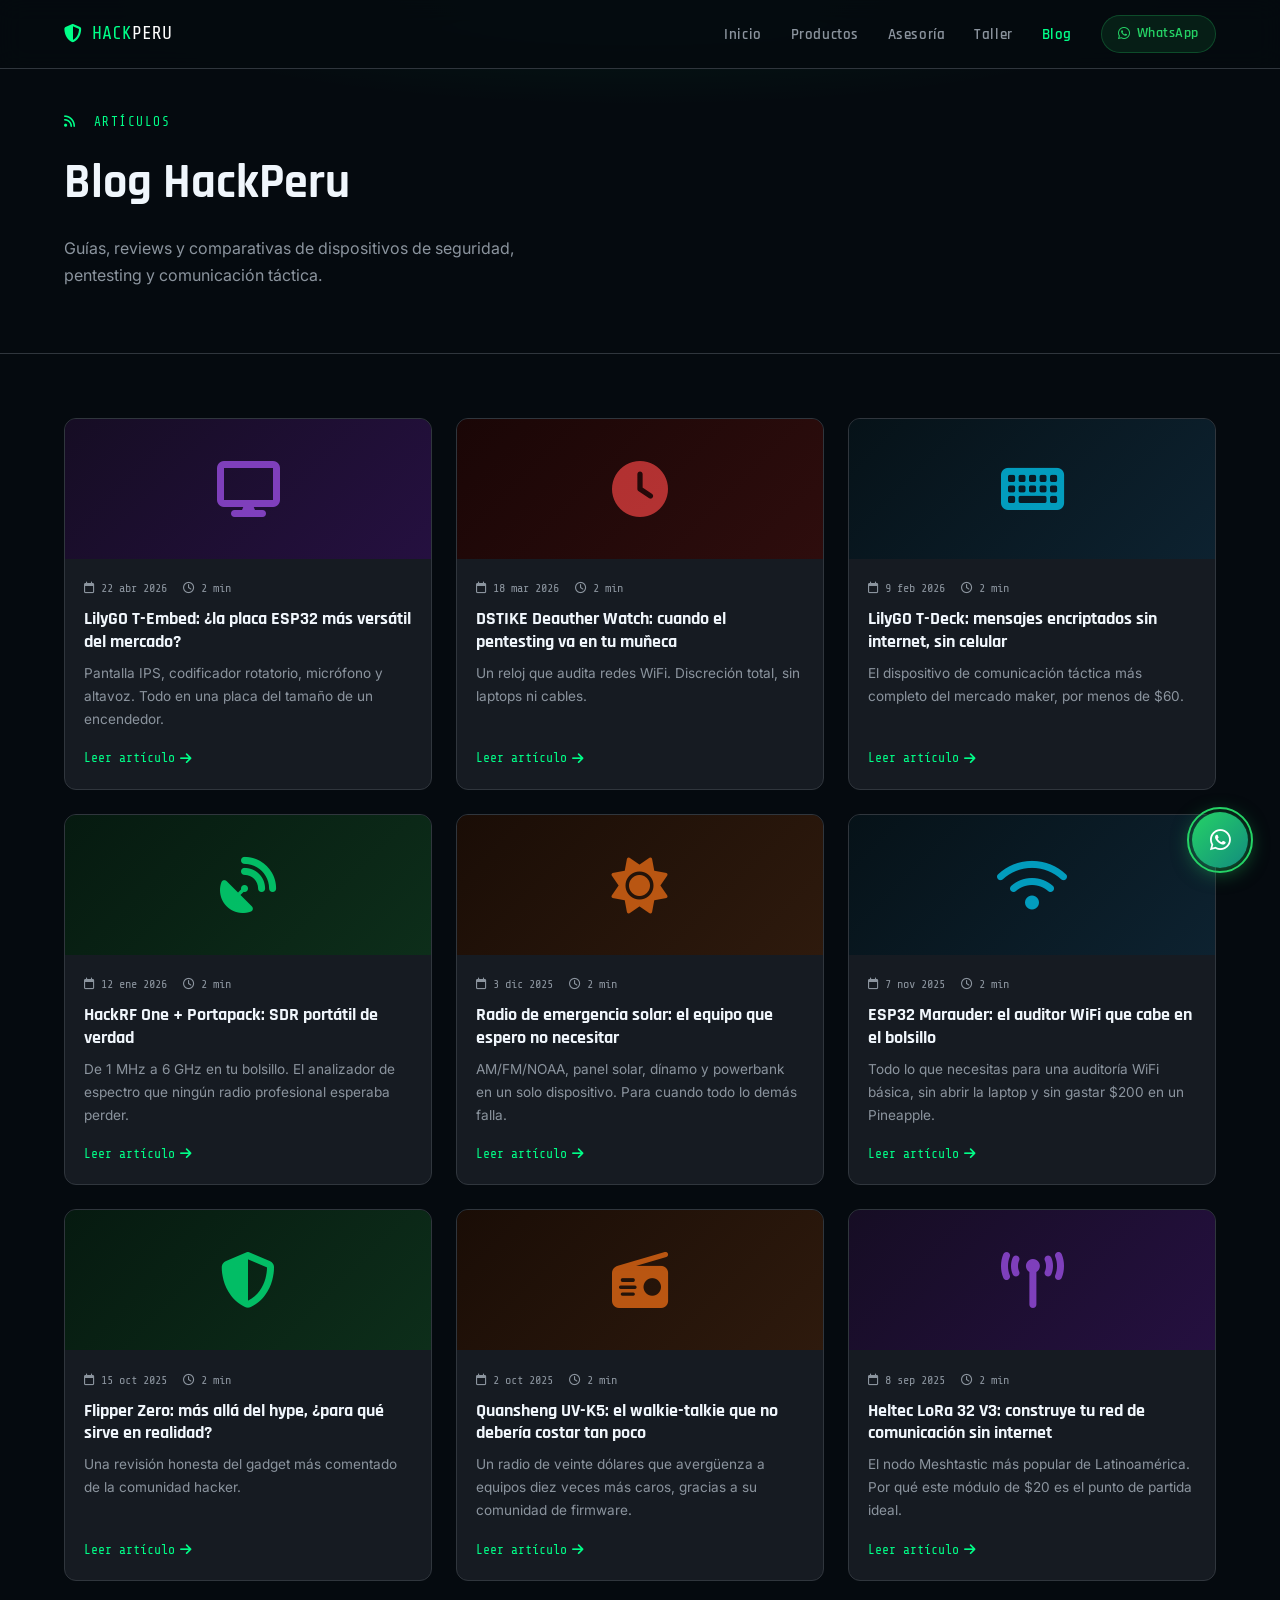
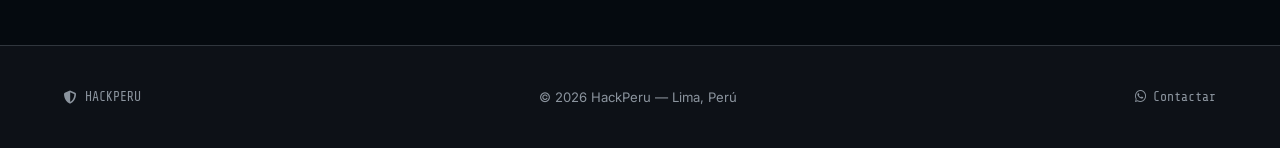
<file: blog/index.html>
<!DOCTYPE html>
<html lang="es">
<head>
  <meta charset="UTF-8" />
  <meta name="viewport" content="width=device-width, initial-scale=1.0" />
  <title>Blog — HackPeru | Seguridad & Tecnología</title>
  <meta name="description" content="Artículos sobre dispositivos de seguridad, pentesting, LoRa y tecnología táctica." />
  <link rel="preconnect" href="https://fonts.googleapis.com" />
  <link rel="preconnect" href="https://fonts.gstatic.com" crossorigin />
  <link href="https://fonts.googleapis.com/css2?family=Share+Tech+Mono&family=Rajdhani:wght@400;600;700&family=Inter:wght@300;400;600&display=swap" rel="stylesheet" />
  <link rel="stylesheet" href="https://cdnjs.cloudflare.com/ajax/libs/font-awesome/6.5.0/css/all.min.css" />
  <link rel="stylesheet" href="blog.css" />
</head>
<body>

<a id="wa-float" href="https://wa.me/51999999999?text=Hola%20HackPeru%20%F0%9F%91%8B" target="_blank" rel="noopener">
  <span class="pulse"></span>
  <i class="fa-brands fa-whatsapp"></i>
</a>

<nav id="navbar">
  <div class="nav-inner">
    <a href="../index.html" class="nav-logo">
      <i class="fa-solid fa-shield-halved"></i>
      <span>HACK<span style="color:#fff">PERU</span></span>
    </a>
    <ul class="nav-links">
      <li><a href="../index.html#inicio">Inicio</a></li>
      <li><a href="../index.html#productos">Productos</a></li>
      <li><a href="../index.html#servicios">Asesoría</a></li>
      <li><a href="../index.html#taller">Taller</a></li>
      <li><a href="index.html" class="active">Blog</a></li>
      <li>
        <a href="https://wa.me/51999999999" target="_blank" rel="noopener" class="nav-wa">
          <i class="fa-brands fa-whatsapp"></i> WhatsApp
        </a>
      </li>
    </ul>
    <button id="menu-toggle"><i class="fa-solid fa-bars"></i></button>
  </div>
  <div id="mobile-menu">
    <a href="../index.html#inicio">Inicio</a>
    <a href="../index.html#productos">Productos</a>
    <a href="../index.html#servicios">Asesoría</a>
    <a href="../index.html#taller">Taller</a>
    <a href="index.html">Blog</a>
    <a href="../index.html#contacto">Contacto</a>
  </div>
</nav>

<div class="blog-index-hero">
  <div style="max-width:1200px; margin:0 auto; padding:0 1.5rem;">
    <span style="font-family:'Share Tech Mono',monospace; font-size:.8rem; color:var(--green); letter-spacing:.12em; text-transform:uppercase; display:block; margin-bottom:.6rem;">
      <i class="fa-solid fa-rss"></i>&nbsp; Artículos
    </span>
    <h1>Blog HackPeru</h1>
    <p>Guías, reviews y comparativas de dispositivos de seguridad, pentesting y comunicación táctica.</p>
  </div>
</div>

<main style="max-width:1200px; margin:0 auto; padding:0 1.5rem;">
  <div class="blog-grid">

    <a href="lilygo-t-embed.html" class="blog-card">
      <div class="blog-card-thumb" style="background:linear-gradient(135deg,#160d24,#251040);">
        <i class="fa-solid fa-display" style="color:var(--purple);opacity:.7;"></i>
      </div>
      <div class="blog-card-body">
        <div class="blog-card-meta">
          <span><i class="fa-regular fa-calendar"></i> 22 abr 2026</span>
          <span><i class="fa-regular fa-clock"></i> 2 min</span>
        </div>
        <h3>LilyGO T-Embed: ¿la placa ESP32 más versátil del mercado?</h3>
        <p>Pantalla IPS, codificador rotatorio, micrófono y altavoz. Todo en una placa del tamaño de un encendedor.</p>
        <span class="blog-card-link">Leer artículo <i class="fa-solid fa-arrow-right"></i></span>
      </div>
    </a>

    <a href="dstike-deauther.html" class="blog-card">
      <div class="blog-card-thumb" style="background:linear-gradient(135deg,#1a0606,#2e0d0d);">
        <i class="fa-solid fa-clock" style="color:var(--red);opacity:.7;"></i>
      </div>
      <div class="blog-card-body">
        <div class="blog-card-meta">
          <span><i class="fa-regular fa-calendar"></i> 18 mar 2026</span>
          <span><i class="fa-regular fa-clock"></i> 2 min</span>
        </div>
        <h3>DSTIKE Deauther Watch: cuando el pentesting va en tu muñeca</h3>
        <p>Un reloj que audita redes WiFi. Discreción total, sin laptops ni cables.</p>
        <span class="blog-card-link">Leer artículo <i class="fa-solid fa-arrow-right"></i></span>
      </div>
    </a>

    <a href="lilygo-t-deck.html" class="blog-card">
      <div class="blog-card-thumb" style="background:linear-gradient(135deg,#061218,#0d2230);">
        <i class="fa-solid fa-keyboard" style="color:var(--cyan);opacity:.7;"></i>
      </div>
      <div class="blog-card-body">
        <div class="blog-card-meta">
          <span><i class="fa-regular fa-calendar"></i> 9 feb 2026</span>
          <span><i class="fa-regular fa-clock"></i> 2 min</span>
        </div>
        <h3>LilyGO T-Deck: mensajes encriptados sin internet, sin celular</h3>
        <p>El dispositivo de comunicación táctica más completo del mercado maker, por menos de $60.</p>
        <span class="blog-card-link">Leer artículo <i class="fa-solid fa-arrow-right"></i></span>
      </div>
    </a>

    <a href="hackrf-portapack.html" class="blog-card">
      <div class="blog-card-thumb" style="background:linear-gradient(135deg,#061a10,#0d2e1a);">
        <i class="fa-solid fa-satellite-dish" style="color:var(--green);opacity:.7;"></i>
      </div>
      <div class="blog-card-body">
        <div class="blog-card-meta">
          <span><i class="fa-regular fa-calendar"></i> 12 ene 2026</span>
          <span><i class="fa-regular fa-clock"></i> 2 min</span>
        </div>
        <h3>HackRF One + Portapack: SDR portátil de verdad</h3>
        <p>De 1 MHz a 6 GHz en tu bolsillo. El analizador de espectro que ningún radio profesional esperaba perder.</p>
        <span class="blog-card-link">Leer artículo <i class="fa-solid fa-arrow-right"></i></span>
      </div>
    </a>

    <a href="radio-solar.html" class="blog-card">
      <div class="blog-card-thumb" style="background:linear-gradient(135deg,#1a0d06,#2e1a0d);">
        <i class="fa-solid fa-sun" style="color:var(--orange);opacity:.7;"></i>
      </div>
      <div class="blog-card-body">
        <div class="blog-card-meta">
          <span><i class="fa-regular fa-calendar"></i> 3 dic 2025</span>
          <span><i class="fa-regular fa-clock"></i> 2 min</span>
        </div>
        <h3>Radio de emergencia solar: el equipo que espero no necesitar</h3>
        <p>AM/FM/NOAA, panel solar, dínamo y powerbank en un solo dispositivo. Para cuando todo lo demás falla.</p>
        <span class="blog-card-link">Leer artículo <i class="fa-solid fa-arrow-right"></i></span>
      </div>
    </a>

    <a href="esp32-marauder.html" class="blog-card">
      <div class="blog-card-thumb" style="background:linear-gradient(135deg,#061218,#0d2230);">
        <i class="fa-solid fa-wifi" style="color:var(--cyan);opacity:.7;"></i>
      </div>
      <div class="blog-card-body">
        <div class="blog-card-meta">
          <span><i class="fa-regular fa-calendar"></i> 7 nov 2025</span>
          <span><i class="fa-regular fa-clock"></i> 2 min</span>
        </div>
        <h3>ESP32 Marauder: el auditor WiFi que cabe en el bolsillo</h3>
        <p>Todo lo que necesitas para una auditoría WiFi básica, sin abrir la laptop y sin gastar $200 en un Pineapple.</p>
        <span class="blog-card-link">Leer artículo <i class="fa-solid fa-arrow-right"></i></span>
      </div>
    </a>

    <a href="flipper-zero.html" class="blog-card">
      <div class="blog-card-thumb" style="background:linear-gradient(135deg,#061a10,#0d2e1a);">
        <i class="fa-solid fa-shield-halved" style="color:var(--green);opacity:.7;"></i>
      </div>
      <div class="blog-card-body">
        <div class="blog-card-meta">
          <span><i class="fa-regular fa-calendar"></i> 15 oct 2025</span>
          <span><i class="fa-regular fa-clock"></i> 2 min</span>
        </div>
        <h3>Flipper Zero: más allá del hype, ¿para qué sirve en realidad?</h3>
        <p>Una revisión honesta del gadget más comentado de la comunidad hacker.</p>
        <span class="blog-card-link">Leer artículo <i class="fa-solid fa-arrow-right"></i></span>
      </div>
    </a>

    <a href="quansheng-uv-k5.html" class="blog-card">
      <div class="blog-card-thumb" style="background:linear-gradient(135deg,#1a0d06,#2e1a0d);">
        <i class="fa-solid fa-radio" style="color:var(--orange);opacity:.7;"></i>
      </div>
      <div class="blog-card-body">
        <div class="blog-card-meta">
          <span><i class="fa-regular fa-calendar"></i> 2 oct 2025</span>
          <span><i class="fa-regular fa-clock"></i> 2 min</span>
        </div>
        <h3>Quansheng UV-K5: el walkie-talkie que no debería costar tan poco</h3>
        <p>Un radio de veinte dólares que avergüenza a equipos diez veces más caros, gracias a su comunidad de firmware.</p>
        <span class="blog-card-link">Leer artículo <i class="fa-solid fa-arrow-right"></i></span>
      </div>
    </a>

    <a href="heltec-lora-32.html" class="blog-card">
      <div class="blog-card-thumb" style="background:linear-gradient(135deg,#160d24,#251040);">
        <i class="fa-solid fa-tower-broadcast" style="color:var(--purple);opacity:.7;"></i>
      </div>
      <div class="blog-card-body">
        <div class="blog-card-meta">
          <span><i class="fa-regular fa-calendar"></i> 8 sep 2025</span>
          <span><i class="fa-regular fa-clock"></i> 2 min</span>
        </div>
        <h3>Heltec LoRa 32 V3: construye tu red de comunicación sin internet</h3>
        <p>El nodo Meshtastic más popular de Latinoamérica. Por qué este módulo de $20 es el punto de partida ideal.</p>
        <span class="blog-card-link">Leer artículo <i class="fa-solid fa-arrow-right"></i></span>
      </div>
    </a>

  </div>
</main>

<footer>
  <div class="footer-mini">
    <a href="../index.html" class="footer-logo">
      <i class="fa-solid fa-shield-halved"></i> HACKPERU
    </a>
    <p>© 2026 HackPeru — Lima, Perú</p>
    <a href="https://wa.me/51999999999" target="_blank" rel="noopener">
      <i class="fa-brands fa-whatsapp"></i> Contactar
    </a>
  </div>
</footer>

<script>
  const toggle = document.getElementById('menu-toggle');
  const mobileMenu = document.getElementById('mobile-menu');
  toggle.addEventListener('click', () => {
    const open = mobileMenu.style.display === 'flex';
    mobileMenu.style.display = open ? 'none' : 'flex';
    toggle.querySelector('i').className = open ? 'fa-solid fa-bars' : 'fa-solid fa-xmark';
  });
</script>
</body>
</html>
</file>
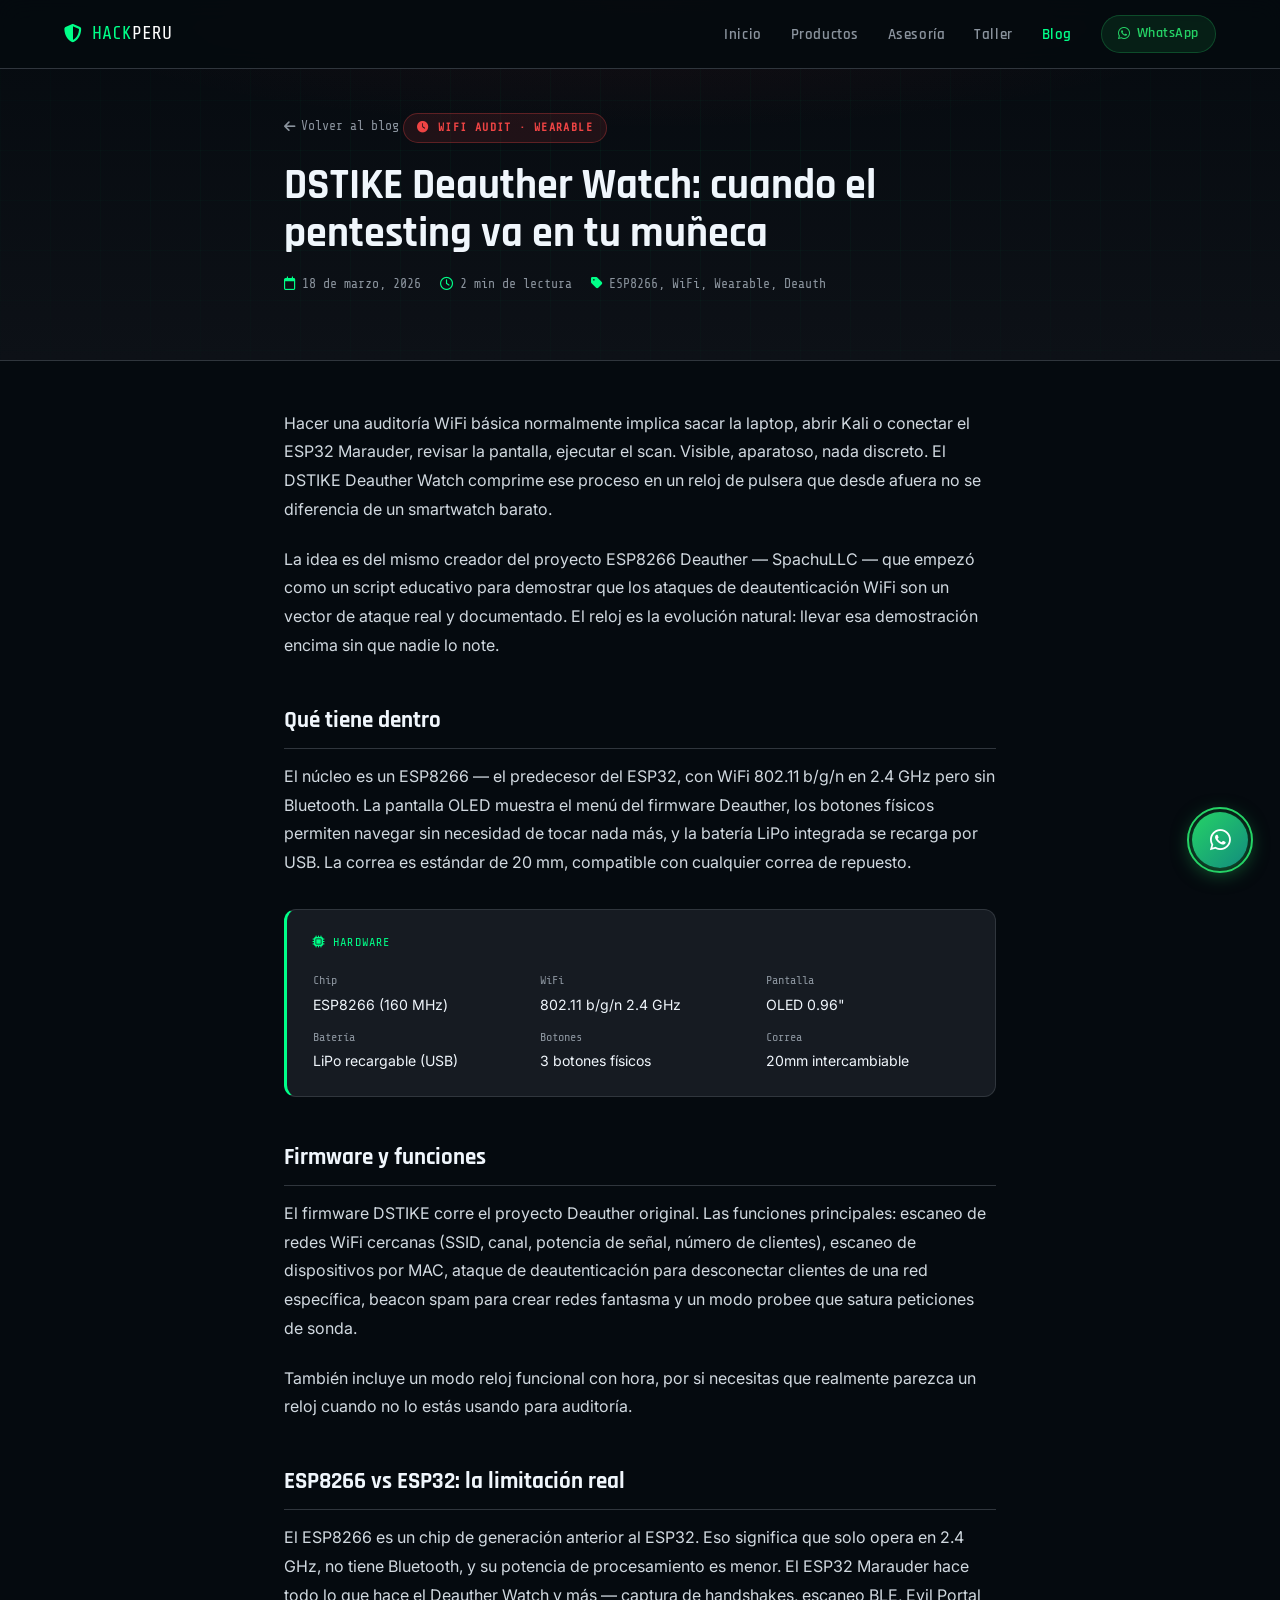
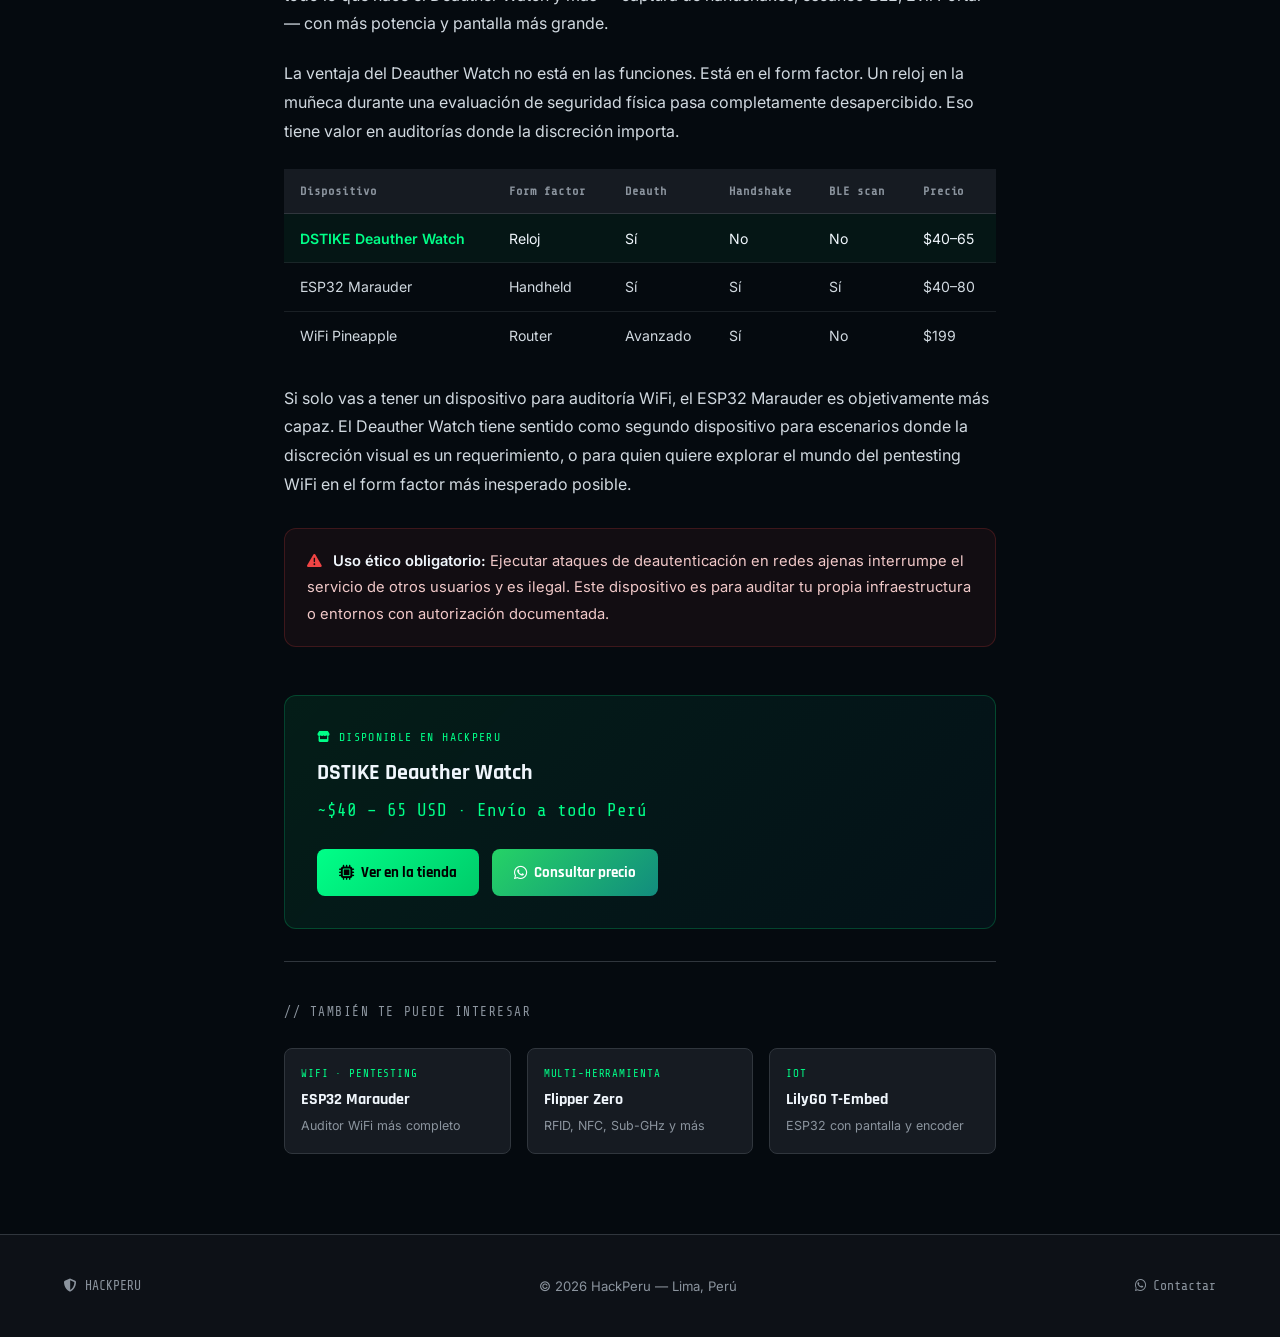
<file: blog/dstike-deauther.html>
<!DOCTYPE html>
<html lang="es">
<head>
  <meta charset="UTF-8" />
  <meta name="viewport" content="width=device-width, initial-scale=1.0" />
  <title>DSTIKE Deauther Watch: pentesting desde la muñeca — HackPeru Blog</title>
  <meta name="description" content="Review del DSTIKE Deauther Watch. Auditoría WiFi con ESP8266 en forma de reloj. Comparativa con ESP32 Marauder y WiFi Pineapple." />
  <link rel="preconnect" href="https://fonts.googleapis.com" />
  <link rel="preconnect" href="https://fonts.gstatic.com" crossorigin />
  <link href="https://fonts.googleapis.com/css2?family=Share+Tech+Mono&family=Rajdhani:wght@400;600;700&family=Inter:wght@300;400;600&display=swap" rel="stylesheet" />
  <link rel="stylesheet" href="https://cdnjs.cloudflare.com/ajax/libs/font-awesome/6.5.0/css/all.min.css" />
  <link rel="stylesheet" href="blog.css" />
</head>
<body>

<a id="wa-float" href="https://wa.me/51999999999?text=Hola%20HackPeru%20%F0%9F%91%8B%20Vi%20el%20artículo%20del%20Deauther%20Watch%20y%20quiero%20información." target="_blank" rel="noopener">
  <span class="pulse"></span><i class="fa-brands fa-whatsapp"></i>
</a>

<nav id="navbar">
  <div class="nav-inner">
    <a href="../index.html" class="nav-logo"><i class="fa-solid fa-shield-halved"></i><span>HACK<span style="color:#fff">PERU</span></span></a>
    <ul class="nav-links">
      <li><a href="../index.html#inicio">Inicio</a></li>
      <li><a href="../index.html#productos">Productos</a></li>
      <li><a href="../index.html#servicios">Asesoría</a></li>
      <li><a href="../index.html#taller">Taller</a></li>
      <li><a href="index.html" class="active">Blog</a></li>
      <li><a href="https://wa.me/51999999999" target="_blank" rel="noopener" class="nav-wa"><i class="fa-brands fa-whatsapp"></i> WhatsApp</a></li>
    </ul>
    <button id="menu-toggle"><i class="fa-solid fa-bars"></i></button>
  </div>
  <div id="mobile-menu">
    <a href="../index.html">Inicio</a><a href="../index.html#productos">Productos</a>
    <a href="../index.html#taller">Taller</a><a href="index.html">Blog</a>
  </div>
</nav>

<header class="article-hero" style="background: radial-gradient(ellipse 80% 60% at 50% 0%, rgba(239,68,68,.07) 0%, transparent 60%), linear-gradient(180deg, var(--bg0) 0%, var(--bg1) 100%);">
  <div class="hero-inner">
    <a href="index.html" class="back-link"><i class="fa-solid fa-arrow-left"></i> Volver al blog</a>
    <span class="article-category cat-red"><i class="fa-solid fa-clock"></i> WiFi Audit · Wearable</span>
    <h1 class="article-title">DSTIKE Deauther Watch: cuando el pentesting va en tu muñeca</h1>
    <div class="article-meta">
      <span><i class="fa-regular fa-calendar"></i> 18 de marzo, 2026</span>
      <span><i class="fa-regular fa-clock"></i> 2 min de lectura</span>
      <span><i class="fa-solid fa-tag"></i> ESP8266, WiFi, Wearable, Deauth</span>
    </div>
  </div>
</header>

<div class="article-wrap">
  <article class="article-body">

    <p>Hacer una auditoría WiFi básica normalmente implica sacar la laptop, abrir Kali o conectar el ESP32 Marauder, revisar la pantalla, ejecutar el scan. Visible, aparatoso, nada discreto. El DSTIKE Deauther Watch comprime ese proceso en un reloj de pulsera que desde afuera no se diferencia de un smartwatch barato.</p>

    <p>La idea es del mismo creador del proyecto ESP8266 Deauther — SpachuLLC — que empezó como un script educativo para demostrar que los ataques de deautenticación WiFi son un vector de ataque real y documentado. El reloj es la evolución natural: llevar esa demostración encima sin que nadie lo note.</p>

    <h2>Qué tiene dentro</h2>

    <p>El núcleo es un ESP8266 — el predecesor del ESP32, con WiFi 802.11 b/g/n en 2.4 GHz pero sin Bluetooth. La pantalla OLED muestra el menú del firmware Deauther, los botones físicos permiten navegar sin necesidad de tocar nada más, y la batería LiPo integrada se recarga por USB. La correa es estándar de 20 mm, compatible con cualquier correa de repuesto.</p>

    <div class="spec-box">
      <div class="spec-box-title"><i class="fa-solid fa-microchip"></i> Hardware</div>
      <div class="spec-grid">
        <div class="spec-item"><span class="spec-label">Chip</span><span class="spec-val">ESP8266 (160 MHz)</span></div>
        <div class="spec-item"><span class="spec-label">WiFi</span><span class="spec-val">802.11 b/g/n 2.4 GHz</span></div>
        <div class="spec-item"><span class="spec-label">Pantalla</span><span class="spec-val">OLED 0.96"</span></div>
        <div class="spec-item"><span class="spec-label">Batería</span><span class="spec-val">LiPo recargable (USB)</span></div>
        <div class="spec-item"><span class="spec-label">Botones</span><span class="spec-val">3 botones físicos</span></div>
        <div class="spec-item"><span class="spec-label">Correa</span><span class="spec-val">20mm intercambiable</span></div>
      </div>
    </div>

    <h2>Firmware y funciones</h2>

    <p>El firmware DSTIKE corre el proyecto Deauther original. Las funciones principales: escaneo de redes WiFi cercanas (SSID, canal, potencia de señal, número de clientes), escaneo de dispositivos por MAC, ataque de deautenticación para desconectar clientes de una red específica, beacon spam para crear redes fantasma y un modo probee que satura peticiones de sonda.</p>

    <p>También incluye un modo reloj funcional con hora, por si necesitas que realmente parezca un reloj cuando no lo estás usando para auditoría.</p>

    <h2>ESP8266 vs ESP32: la limitación real</h2>

    <p>El ESP8266 es un chip de generación anterior al ESP32. Eso significa que solo opera en 2.4 GHz, no tiene Bluetooth, y su potencia de procesamiento es menor. El ESP32 Marauder hace todo lo que hace el Deauther Watch y más — captura de handshakes, escaneo BLE, Evil Portal — con más potencia y pantalla más grande.</p>

    <p>La ventaja del Deauther Watch no está en las funciones. Está en el form factor. Un reloj en la muñeca durante una evaluación de seguridad física pasa completamente desapercibido. Eso tiene valor en auditorías donde la discreción importa.</p>

    <table class="comp-table">
      <thead>
        <tr><th>Dispositivo</th><th>Form factor</th><th>Deauth</th><th>Handshake</th><th>BLE scan</th><th>Precio</th></tr>
      </thead>
      <tbody>
        <tr class="highlight">
          <td>DSTIKE Deauther Watch</td>
          <td>Reloj</td>
          <td class="comp-check">Sí</td>
          <td class="comp-x">No</td>
          <td class="comp-x">No</td>
          <td>$40–65</td>
        </tr>
        <tr>
          <td>ESP32 Marauder</td>
          <td>Handheld</td>
          <td class="comp-check">Sí</td>
          <td class="comp-check">Sí</td>
          <td class="comp-check">Sí</td>
          <td>$40–80</td>
        </tr>
        <tr>
          <td>WiFi Pineapple</td>
          <td>Router</td>
          <td class="comp-check">Avanzado</td>
          <td class="comp-check">Sí</td>
          <td class="comp-x">No</td>
          <td>$199</td>
        </tr>
      </tbody>
    </table>

    <p>Si solo vas a tener un dispositivo para auditoría WiFi, el ESP32 Marauder es objetivamente más capaz. El Deauther Watch tiene sentido como segundo dispositivo para escenarios donde la discreción visual es un requerimiento, o para quien quiere explorar el mundo del pentesting WiFi en el form factor más inesperado posible.</p>

    <div class="callout callout-warn">
      <i class="fa-solid fa-triangle-exclamation"></i>
      <strong>Uso ético obligatorio:</strong> Ejecutar ataques de deautenticación en redes ajenas interrumpe el servicio de otros usuarios y es ilegal. Este dispositivo es para auditar tu propia infraestructura o entornos con autorización documentada.
    </div>

  </article>

  <div class="product-cta">
    <div class="cta-info">
      <div class="cta-label"><i class="fa-solid fa-store"></i> Disponible en HackPeru</div>
      <div class="cta-product-name">DSTIKE Deauther Watch</div>
      <div class="cta-price">~$40 – 65 USD · Envío a todo Perú</div>
    </div>
    <div class="cta-actions">
      <a href="../index.html#productos" class="btn-store"><i class="fa-solid fa-microchip"></i> Ver en la tienda</a>
      <a href="https://wa.me/51999999999?text=Hola%2C%20quiero%20el%20DSTIKE%20Deauther%20Watch.%20Vi%20el%20artículo%20del%20blog." target="_blank" rel="noopener" class="btn-wa-cta"><i class="fa-brands fa-whatsapp"></i> Consultar precio</a>
    </div>
  </div>

  <div class="related-section">
    <p class="related-title">// También te puede interesar</p>
    <div class="related-grid">
      <a href="esp32-marauder.html" class="related-card">
        <div class="related-cat">WiFi · Pentesting</div>
        <h4>ESP32 Marauder</h4>
        <p>Auditor WiFi más completo</p>
      </a>
      <a href="flipper-zero.html" class="related-card">
        <div class="related-cat">Multi-herramienta</div>
        <h4>Flipper Zero</h4>
        <p>RFID, NFC, Sub-GHz y más</p>
      </a>
      <a href="lilygo-t-embed.html" class="related-card">
        <div class="related-cat">IoT</div>
        <h4>LilyGO T-Embed</h4>
        <p>ESP32 con pantalla y encoder</p>
      </a>
    </div>
  </div>
</div>

<footer>
  <div class="footer-mini">
    <a href="../index.html" class="footer-logo"><i class="fa-solid fa-shield-halved"></i> HACKPERU</a>
    <p>© 2026 HackPeru — Lima, Perú</p>
    <a href="https://wa.me/51999999999" target="_blank" rel="noopener"><i class="fa-brands fa-whatsapp"></i> Contactar</a>
  </div>
</footer>
<script>
  const t=document.getElementById('menu-toggle'),m=document.getElementById('mobile-menu');
  t.addEventListener('click',()=>{const o=m.style.display==='flex';m.style.display=o?'none':'flex';t.querySelector('i').className=o?'fa-solid fa-bars':'fa-solid fa-xmark';});
</script>
</body>
</html>
</file>
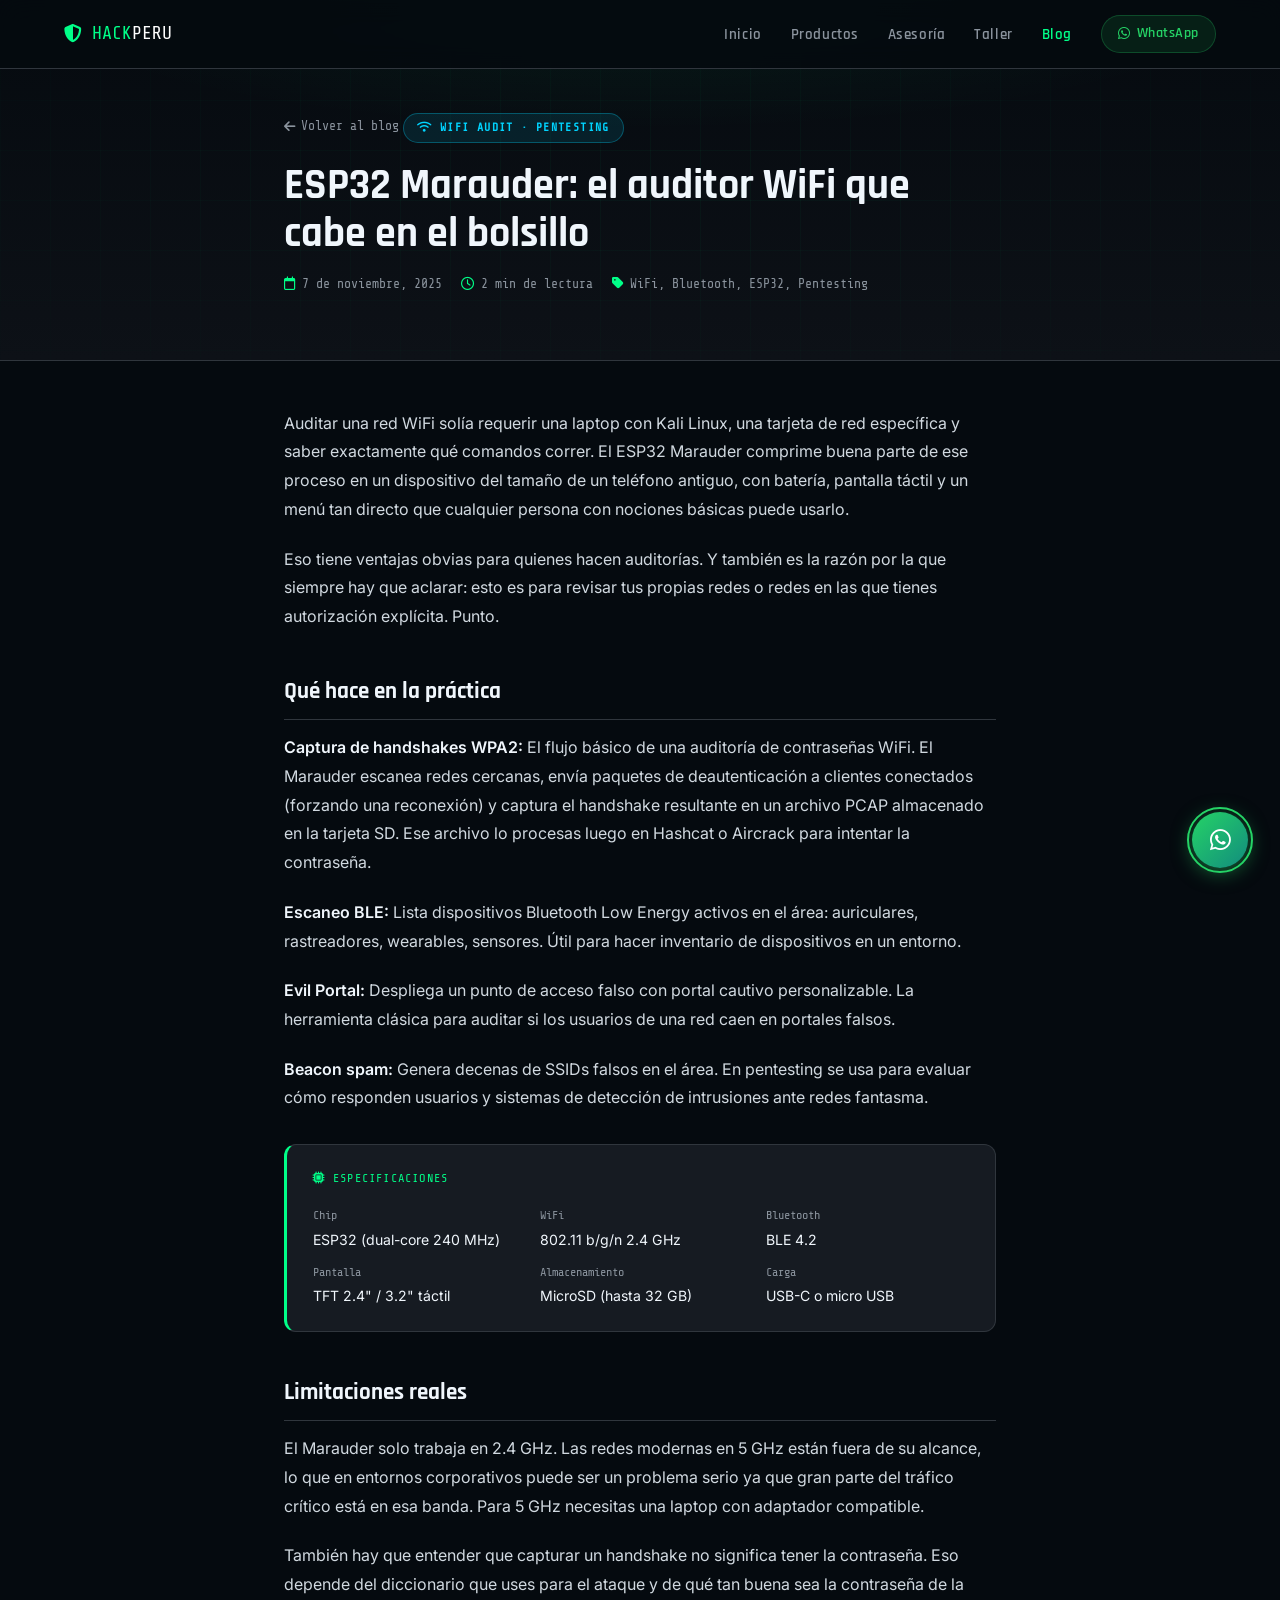
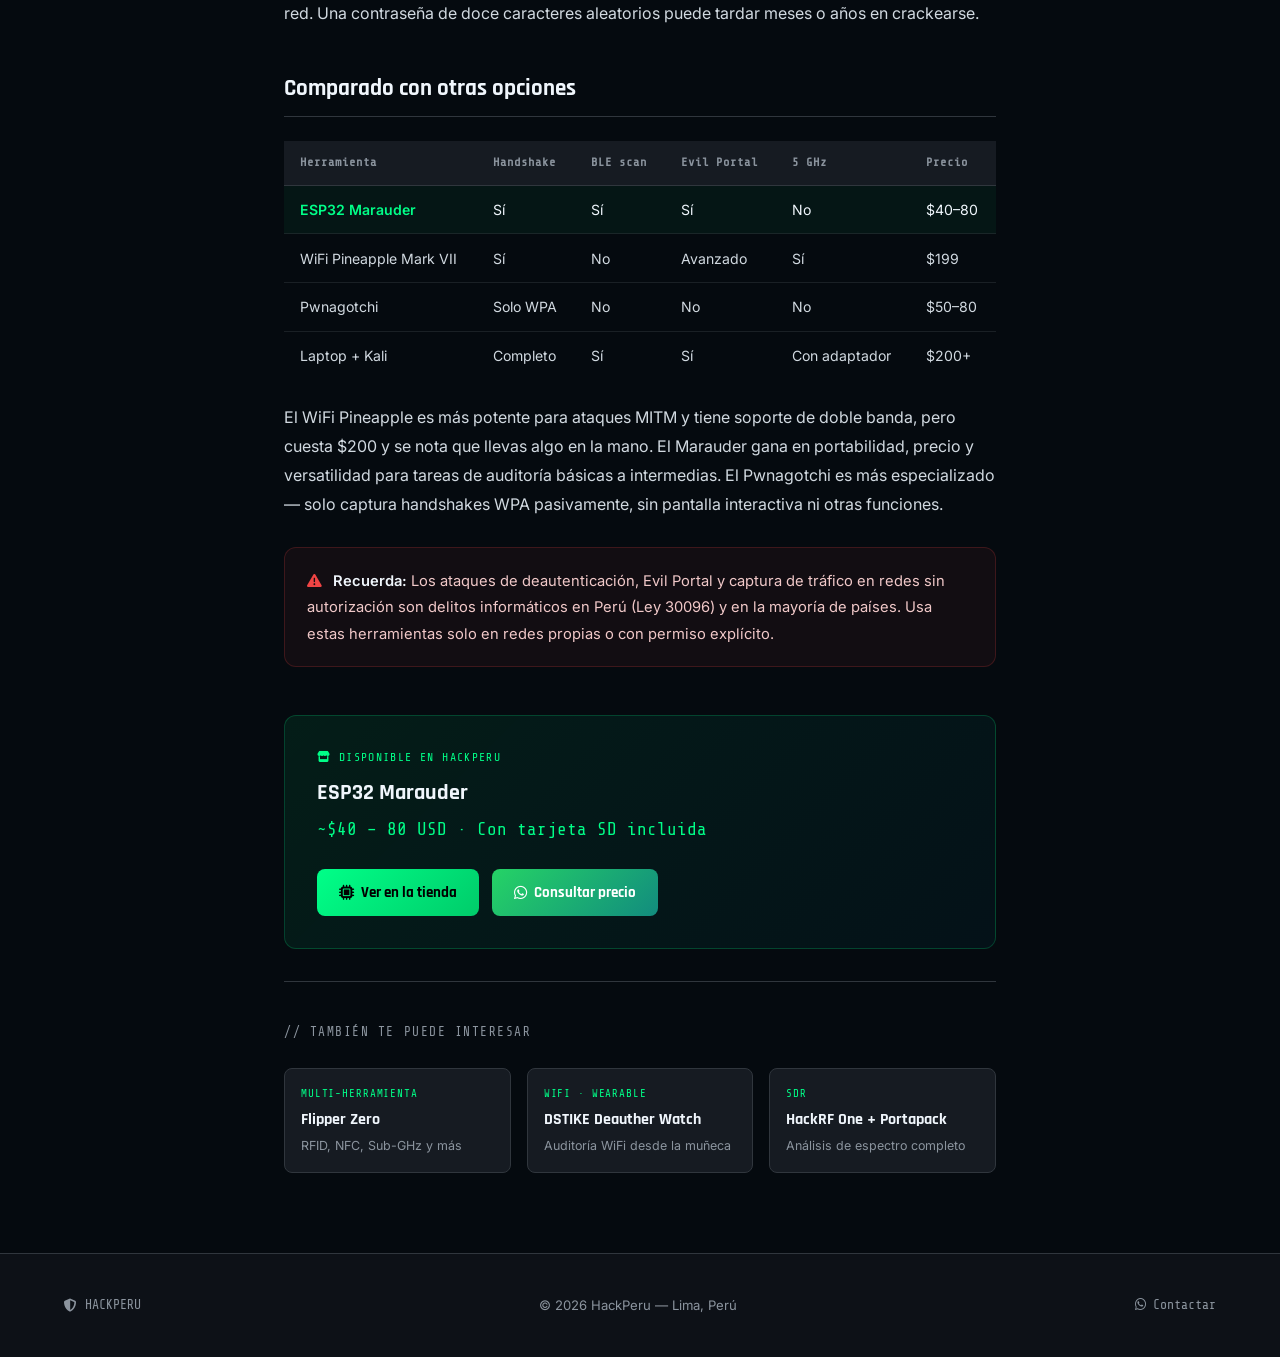
<file: blog/esp32-marauder.html>
<!DOCTYPE html>
<html lang="es">
<head>
  <meta charset="UTF-8" />
  <meta name="viewport" content="width=device-width, initial-scale=1.0" />
  <title>ESP32 Marauder: el auditor WiFi que cabe en el bolsillo — HackPeru Blog</title>
  <meta name="description" content="Review del ESP32 Marauder. Captura de handshakes WPA2, deauth, escaneo BLE y Evil Portal en un dispositivo de $50." />
  <link rel="preconnect" href="https://fonts.googleapis.com" />
  <link rel="preconnect" href="https://fonts.gstatic.com" crossorigin />
  <link href="https://fonts.googleapis.com/css2?family=Share+Tech+Mono&family=Rajdhani:wght@400;600;700&family=Inter:wght@300;400;600&display=swap" rel="stylesheet" />
  <link rel="stylesheet" href="https://cdnjs.cloudflare.com/ajax/libs/font-awesome/6.5.0/css/all.min.css" />
  <link rel="stylesheet" href="blog.css" />
</head>
<body>

<a id="wa-float" href="https://wa.me/51999999999?text=Hola%20HackPeru%20%F0%9F%91%8B%20Vi%20el%20artículo%20del%20ESP32%20Marauder%20y%20quiero%20información." target="_blank" rel="noopener">
  <span class="pulse"></span><i class="fa-brands fa-whatsapp"></i>
</a>

<nav id="navbar">
  <div class="nav-inner">
    <a href="../index.html" class="nav-logo"><i class="fa-solid fa-shield-halved"></i><span>HACK<span style="color:#fff">PERU</span></span></a>
    <ul class="nav-links">
      <li><a href="../index.html#inicio">Inicio</a></li>
      <li><a href="../index.html#productos">Productos</a></li>
      <li><a href="../index.html#servicios">Asesoría</a></li>
      <li><a href="../index.html#taller">Taller</a></li>
      <li><a href="index.html" class="active">Blog</a></li>
      <li><a href="https://wa.me/51999999999" target="_blank" rel="noopener" class="nav-wa"><i class="fa-brands fa-whatsapp"></i> WhatsApp</a></li>
    </ul>
    <button id="menu-toggle"><i class="fa-solid fa-bars"></i></button>
  </div>
  <div id="mobile-menu">
    <a href="../index.html">Inicio</a><a href="../index.html#productos">Productos</a>
    <a href="../index.html#taller">Taller</a><a href="index.html">Blog</a>
  </div>
</nav>

<header class="article-hero">
  <div class="hero-inner">
    <a href="index.html" class="back-link"><i class="fa-solid fa-arrow-left"></i> Volver al blog</a>
    <span class="article-category cat-cyan"><i class="fa-solid fa-wifi"></i> WiFi Audit · Pentesting</span>
    <h1 class="article-title">ESP32 Marauder: el auditor WiFi que cabe en el bolsillo</h1>
    <div class="article-meta">
      <span><i class="fa-regular fa-calendar"></i> 7 de noviembre, 2025</span>
      <span><i class="fa-regular fa-clock"></i> 2 min de lectura</span>
      <span><i class="fa-solid fa-tag"></i> WiFi, Bluetooth, ESP32, Pentesting</span>
    </div>
  </div>
</header>

<div class="article-wrap">
  <article class="article-body">

    <p>Auditar una red WiFi solía requerir una laptop con Kali Linux, una tarjeta de red específica y saber exactamente qué comandos correr. El ESP32 Marauder comprime buena parte de ese proceso en un dispositivo del tamaño de un teléfono antiguo, con batería, pantalla táctil y un menú tan directo que cualquier persona con nociones básicas puede usarlo.</p>

    <p>Eso tiene ventajas obvias para quienes hacen auditorías. Y también es la razón por la que siempre hay que aclarar: esto es para revisar tus propias redes o redes en las que tienes autorización explícita. Punto.</p>

    <h2>Qué hace en la práctica</h2>

    <p><strong>Captura de handshakes WPA2:</strong> El flujo básico de una auditoría de contraseñas WiFi. El Marauder escanea redes cercanas, envía paquetes de deautenticación a clientes conectados (forzando una reconexión) y captura el handshake resultante en un archivo PCAP almacenado en la tarjeta SD. Ese archivo lo procesas luego en Hashcat o Aircrack para intentar la contraseña.</p>

    <p><strong>Escaneo BLE:</strong> Lista dispositivos Bluetooth Low Energy activos en el área: auriculares, rastreadores, wearables, sensores. Útil para hacer inventario de dispositivos en un entorno.</p>

    <p><strong>Evil Portal:</strong> Despliega un punto de acceso falso con portal cautivo personalizable. La herramienta clásica para auditar si los usuarios de una red caen en portales falsos.</p>

    <p><strong>Beacon spam:</strong> Genera decenas de SSIDs falsos en el área. En pentesting se usa para evaluar cómo responden usuarios y sistemas de detección de intrusiones ante redes fantasma.</p>

    <div class="spec-box">
      <div class="spec-box-title"><i class="fa-solid fa-microchip"></i> Especificaciones</div>
      <div class="spec-grid">
        <div class="spec-item"><span class="spec-label">Chip</span><span class="spec-val">ESP32 (dual-core 240 MHz)</span></div>
        <div class="spec-item"><span class="spec-label">WiFi</span><span class="spec-val">802.11 b/g/n 2.4 GHz</span></div>
        <div class="spec-item"><span class="spec-label">Bluetooth</span><span class="spec-val">BLE 4.2</span></div>
        <div class="spec-item"><span class="spec-label">Pantalla</span><span class="spec-val">TFT 2.4" / 3.2" táctil</span></div>
        <div class="spec-item"><span class="spec-label">Almacenamiento</span><span class="spec-val">MicroSD (hasta 32 GB)</span></div>
        <div class="spec-item"><span class="spec-label">Carga</span><span class="spec-val">USB-C o micro USB</span></div>
      </div>
    </div>

    <h2>Limitaciones reales</h2>

    <p>El Marauder solo trabaja en 2.4 GHz. Las redes modernas en 5 GHz están fuera de su alcance, lo que en entornos corporativos puede ser un problema serio ya que gran parte del tráfico crítico está en esa banda. Para 5 GHz necesitas una laptop con adaptador compatible.</p>

    <p>También hay que entender que capturar un handshake no significa tener la contraseña. Eso depende del diccionario que uses para el ataque y de qué tan buena sea la contraseña de la red. Una contraseña de doce caracteres aleatorios puede tardar meses o años en crackearse.</p>

    <h2>Comparado con otras opciones</h2>

    <table class="comp-table">
      <thead>
        <tr><th>Herramienta</th><th>Handshake</th><th>BLE scan</th><th>Evil Portal</th><th>5 GHz</th><th>Precio</th></tr>
      </thead>
      <tbody>
        <tr class="highlight">
          <td>ESP32 Marauder</td>
          <td class="comp-check">Sí</td>
          <td class="comp-check">Sí</td>
          <td class="comp-check">Sí</td>
          <td class="comp-x">No</td>
          <td>$40–80</td>
        </tr>
        <tr>
          <td>WiFi Pineapple Mark VII</td>
          <td class="comp-check">Sí</td>
          <td class="comp-x">No</td>
          <td class="comp-check">Avanzado</td>
          <td class="comp-check">Sí</td>
          <td>$199</td>
        </tr>
        <tr>
          <td>Pwnagotchi</td>
          <td class="comp-check">Solo WPA</td>
          <td class="comp-x">No</td>
          <td class="comp-x">No</td>
          <td class="comp-x">No</td>
          <td>$50–80</td>
        </tr>
        <tr>
          <td>Laptop + Kali</td>
          <td class="comp-check">Completo</td>
          <td class="comp-check">Sí</td>
          <td class="comp-check">Sí</td>
          <td class="comp-check">Con adaptador</td>
          <td>$200+</td>
        </tr>
      </tbody>
    </table>

    <p>El WiFi Pineapple es más potente para ataques MITM y tiene soporte de doble banda, pero cuesta $200 y se nota que llevas algo en la mano. El Marauder gana en portabilidad, precio y versatilidad para tareas de auditoría básicas a intermedias. El Pwnagotchi es más especializado — solo captura handshakes WPA pasivamente, sin pantalla interactiva ni otras funciones.</p>

    <div class="callout callout-warn">
      <i class="fa-solid fa-triangle-exclamation"></i>
      <strong>Recuerda:</strong> Los ataques de deautenticación, Evil Portal y captura de tráfico en redes sin autorización son delitos informáticos en Perú (Ley 30096) y en la mayoría de países. Usa estas herramientas solo en redes propias o con permiso explícito.
    </div>

  </article>

  <div class="product-cta">
    <div class="cta-info">
      <div class="cta-label"><i class="fa-solid fa-store"></i> Disponible en HackPeru</div>
      <div class="cta-product-name">ESP32 Marauder</div>
      <div class="cta-price">~$40 – 80 USD · Con tarjeta SD incluida</div>
    </div>
    <div class="cta-actions">
      <a href="../index.html#productos" class="btn-store"><i class="fa-solid fa-microchip"></i> Ver en la tienda</a>
      <a href="https://wa.me/51999999999?text=Hola%2C%20quiero%20el%20ESP32%20Marauder.%20Vi%20el%20artículo%20del%20blog." target="_blank" rel="noopener" class="btn-wa-cta"><i class="fa-brands fa-whatsapp"></i> Consultar precio</a>
    </div>
  </div>

  <div class="related-section">
    <p class="related-title">// También te puede interesar</p>
    <div class="related-grid">
      <a href="flipper-zero.html" class="related-card">
        <div class="related-cat">Multi-herramienta</div>
        <h4>Flipper Zero</h4>
        <p>RFID, NFC, Sub-GHz y más</p>
      </a>
      <a href="dstike-deauther.html" class="related-card">
        <div class="related-cat">WiFi · Wearable</div>
        <h4>DSTIKE Deauther Watch</h4>
        <p>Auditoría WiFi desde la muñeca</p>
      </a>
      <a href="hackrf-portapack.html" class="related-card">
        <div class="related-cat">SDR</div>
        <h4>HackRF One + Portapack</h4>
        <p>Análisis de espectro completo</p>
      </a>
    </div>
  </div>
</div>

<footer>
  <div class="footer-mini">
    <a href="../index.html" class="footer-logo"><i class="fa-solid fa-shield-halved"></i> HACKPERU</a>
    <p>© 2026 HackPeru — Lima, Perú</p>
    <a href="https://wa.me/51999999999" target="_blank" rel="noopener"><i class="fa-brands fa-whatsapp"></i> Contactar</a>
  </div>
</footer>
<script>
  const t=document.getElementById('menu-toggle'),m=document.getElementById('mobile-menu');
  t.addEventListener('click',()=>{const o=m.style.display==='flex';m.style.display=o?'none':'flex';t.querySelector('i').className=o?'fa-solid fa-bars':'fa-solid fa-xmark';});
</script>
</body>
</html>
</file>
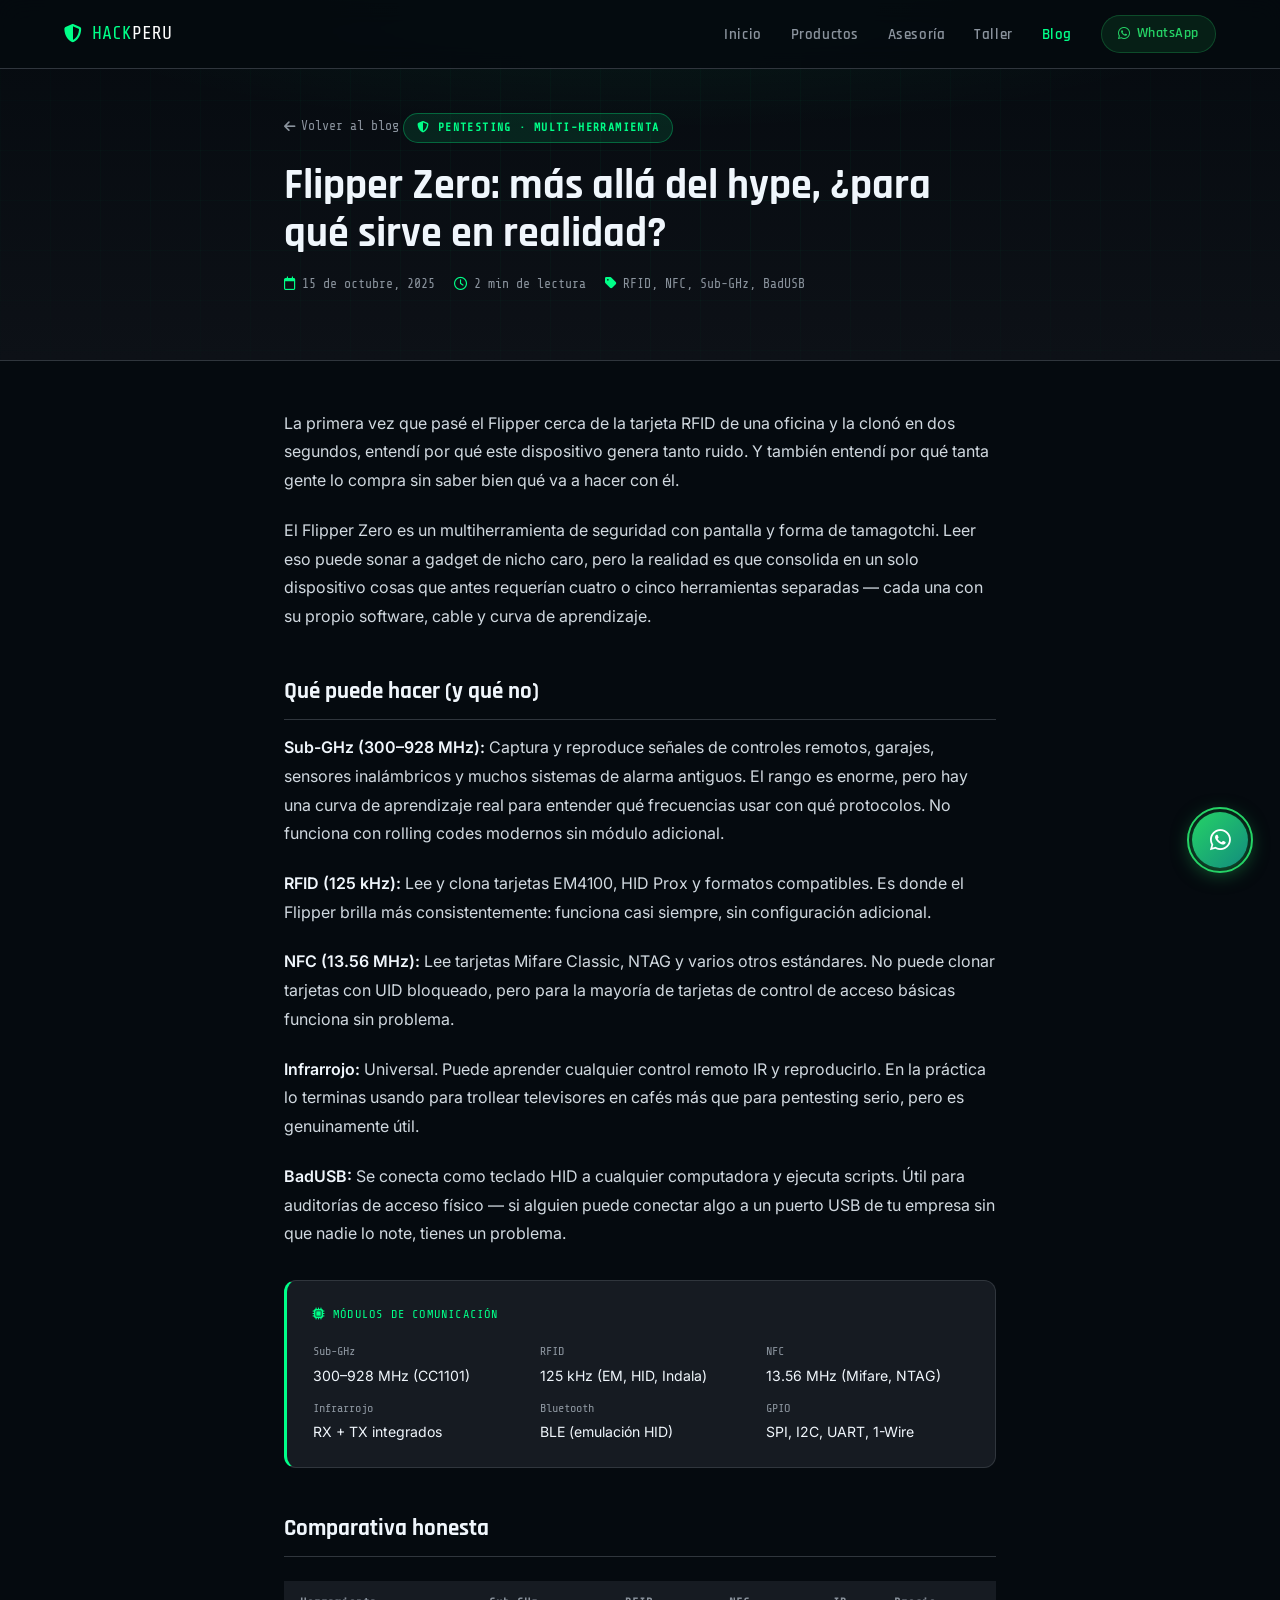
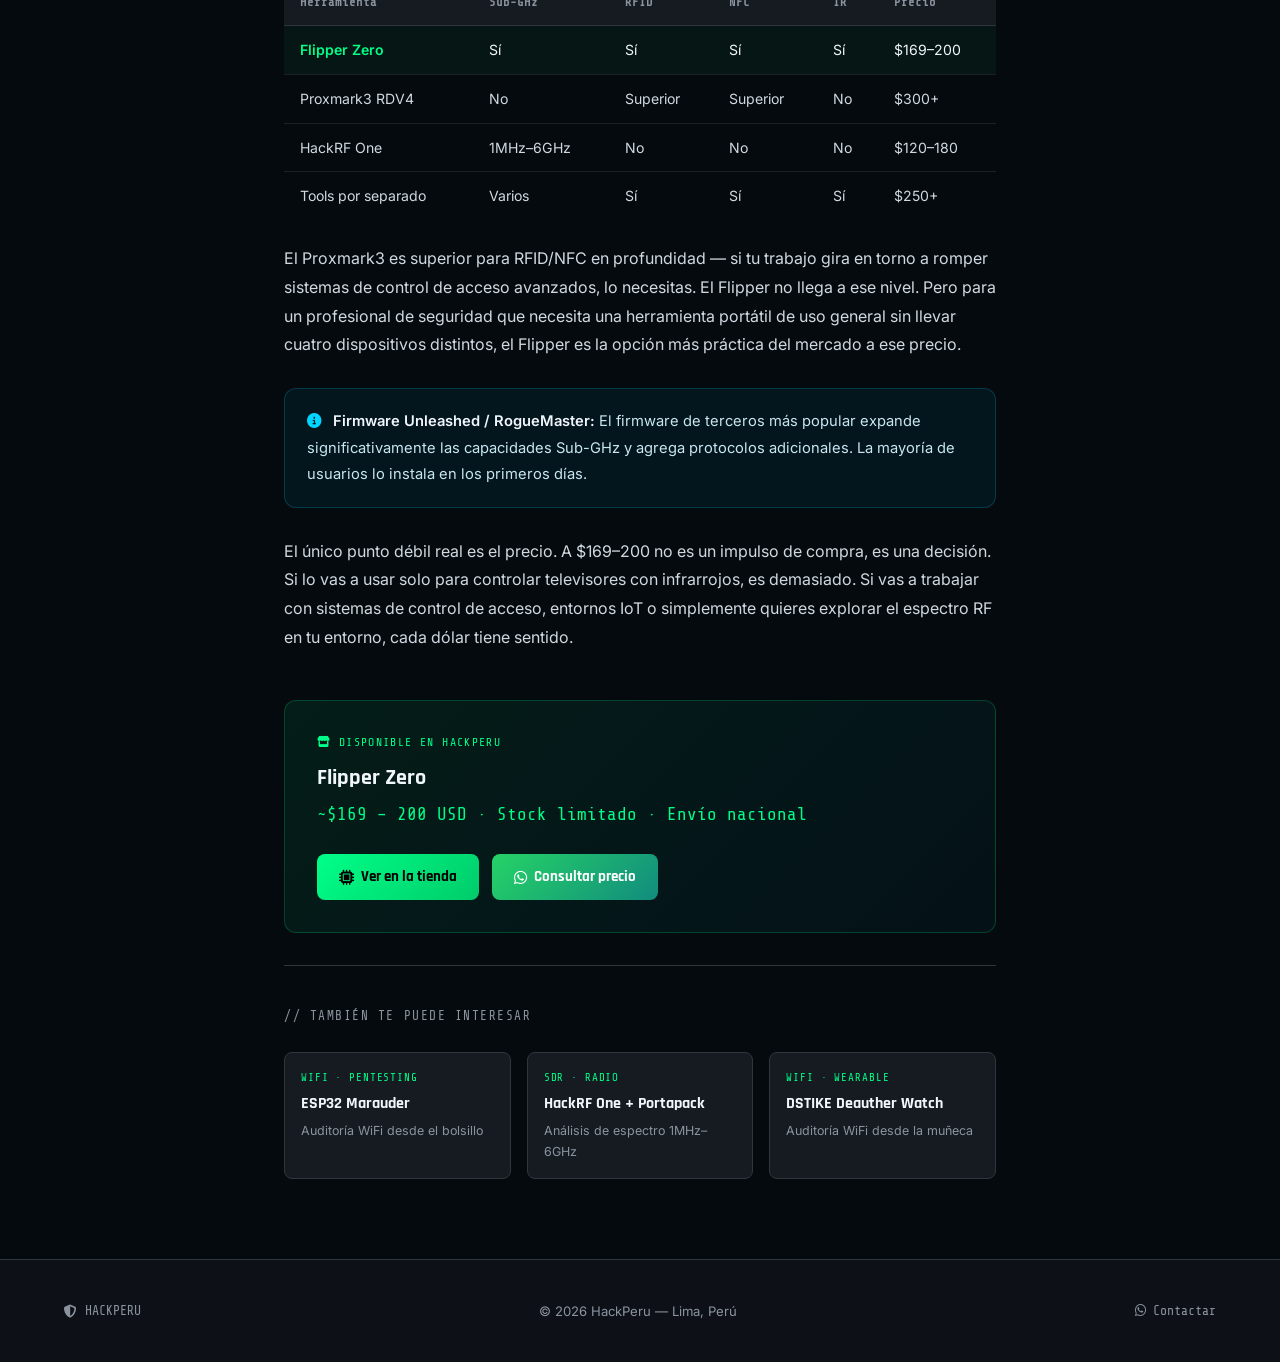
<file: blog/flipper-zero.html>
<!DOCTYPE html>
<html lang="es">
<head>
  <meta charset="UTF-8" />
  <meta name="viewport" content="width=device-width, initial-scale=1.0" />
  <title>Flipper Zero: más allá del hype — HackPeru Blog</title>
  <meta name="description" content="Review honesta del Flipper Zero. Para qué sirve realmente, qué no puede hacer y cómo se compara con alternativas más baratas o más potentes." />
  <link rel="preconnect" href="https://fonts.googleapis.com" />
  <link rel="preconnect" href="https://fonts.gstatic.com" crossorigin />
  <link href="https://fonts.googleapis.com/css2?family=Share+Tech+Mono&family=Rajdhani:wght@400;600;700&family=Inter:wght@300;400;600&display=swap" rel="stylesheet" />
  <link rel="stylesheet" href="https://cdnjs.cloudflare.com/ajax/libs/font-awesome/6.5.0/css/all.min.css" />
  <link rel="stylesheet" href="blog.css" />
</head>
<body>

<a id="wa-float" href="https://wa.me/51999999999?text=Hola%20HackPeru%20%F0%9F%91%8B%20Vi%20el%20artículo%20del%20Flipper%20Zero%20y%20quiero%20información." target="_blank" rel="noopener">
  <span class="pulse"></span><i class="fa-brands fa-whatsapp"></i>
</a>

<nav id="navbar">
  <div class="nav-inner">
    <a href="../index.html" class="nav-logo"><i class="fa-solid fa-shield-halved"></i><span>HACK<span style="color:#fff">PERU</span></span></a>
    <ul class="nav-links">
      <li><a href="../index.html#inicio">Inicio</a></li>
      <li><a href="../index.html#productos">Productos</a></li>
      <li><a href="../index.html#servicios">Asesoría</a></li>
      <li><a href="../index.html#taller">Taller</a></li>
      <li><a href="index.html" class="active">Blog</a></li>
      <li><a href="https://wa.me/51999999999" target="_blank" rel="noopener" class="nav-wa"><i class="fa-brands fa-whatsapp"></i> WhatsApp</a></li>
    </ul>
    <button id="menu-toggle"><i class="fa-solid fa-bars"></i></button>
  </div>
  <div id="mobile-menu">
    <a href="../index.html">Inicio</a><a href="../index.html#productos">Productos</a>
    <a href="../index.html#taller">Taller</a><a href="index.html">Blog</a>
  </div>
</nav>

<header class="article-hero">
  <div class="hero-inner">
    <a href="index.html" class="back-link"><i class="fa-solid fa-arrow-left"></i> Volver al blog</a>
    <span class="article-category cat-green"><i class="fa-solid fa-shield-halved"></i> Pentesting · Multi-herramienta</span>
    <h1 class="article-title">Flipper Zero: más allá del hype, ¿para qué sirve en realidad?</h1>
    <div class="article-meta">
      <span><i class="fa-regular fa-calendar"></i> 15 de octubre, 2025</span>
      <span><i class="fa-regular fa-clock"></i> 2 min de lectura</span>
      <span><i class="fa-solid fa-tag"></i> RFID, NFC, Sub-GHz, BadUSB</span>
    </div>
  </div>
</header>

<div class="article-wrap">
  <article class="article-body">

    <p>La primera vez que pasé el Flipper cerca de la tarjeta RFID de una oficina y la clonó en dos segundos, entendí por qué este dispositivo genera tanto ruido. Y también entendí por qué tanta gente lo compra sin saber bien qué va a hacer con él.</p>

    <p>El Flipper Zero es un multiherramienta de seguridad con pantalla y forma de tamagotchi. Leer eso puede sonar a gadget de nicho caro, pero la realidad es que consolida en un solo dispositivo cosas que antes requerían cuatro o cinco herramientas separadas — cada una con su propio software, cable y curva de aprendizaje.</p>

    <h2>Qué puede hacer (y qué no)</h2>

    <p><strong>Sub-GHz (300–928 MHz):</strong> Captura y reproduce señales de controles remotos, garajes, sensores inalámbricos y muchos sistemas de alarma antiguos. El rango es enorme, pero hay una curva de aprendizaje real para entender qué frecuencias usar con qué protocolos. No funciona con rolling codes modernos sin módulo adicional.</p>

    <p><strong>RFID (125 kHz):</strong> Lee y clona tarjetas EM4100, HID Prox y formatos compatibles. Es donde el Flipper brilla más consistentemente: funciona casi siempre, sin configuración adicional.</p>

    <p><strong>NFC (13.56 MHz):</strong> Lee tarjetas Mifare Classic, NTAG y varios otros estándares. No puede clonar tarjetas con UID bloqueado, pero para la mayoría de tarjetas de control de acceso básicas funciona sin problema.</p>

    <p><strong>Infrarrojo:</strong> Universal. Puede aprender cualquier control remoto IR y reproducirlo. En la práctica lo terminas usando para trollear televisores en cafés más que para pentesting serio, pero es genuinamente útil.</p>

    <p><strong>BadUSB:</strong> Se conecta como teclado HID a cualquier computadora y ejecuta scripts. Útil para auditorías de acceso físico — si alguien puede conectar algo a un puerto USB de tu empresa sin que nadie lo note, tienes un problema.</p>

    <div class="spec-box">
      <div class="spec-box-title"><i class="fa-solid fa-microchip"></i> Módulos de comunicación</div>
      <div class="spec-grid">
        <div class="spec-item"><span class="spec-label">Sub-GHz</span><span class="spec-val">300–928 MHz (CC1101)</span></div>
        <div class="spec-item"><span class="spec-label">RFID</span><span class="spec-val">125 kHz (EM, HID, Indala)</span></div>
        <div class="spec-item"><span class="spec-label">NFC</span><span class="spec-val">13.56 MHz (Mifare, NTAG)</span></div>
        <div class="spec-item"><span class="spec-label">Infrarrojo</span><span class="spec-val">RX + TX integrados</span></div>
        <div class="spec-item"><span class="spec-label">Bluetooth</span><span class="spec-val">BLE (emulación HID)</span></div>
        <div class="spec-item"><span class="spec-label">GPIO</span><span class="spec-val">SPI, I2C, UART, 1-Wire</span></div>
      </div>
    </div>

    <h2>Comparativa honesta</h2>

    <table class="comp-table">
      <thead>
        <tr><th>Herramienta</th><th>Sub-GHz</th><th>RFID</th><th>NFC</th><th>IR</th><th>Precio</th></tr>
      </thead>
      <tbody>
        <tr class="highlight">
          <td>Flipper Zero</td>
          <td class="comp-check">Sí</td>
          <td class="comp-check">Sí</td>
          <td class="comp-check">Sí</td>
          <td class="comp-check">Sí</td>
          <td>$169–200</td>
        </tr>
        <tr>
          <td>Proxmark3 RDV4</td>
          <td class="comp-x">No</td>
          <td class="comp-check">Superior</td>
          <td class="comp-check">Superior</td>
          <td class="comp-x">No</td>
          <td>$300+</td>
        </tr>
        <tr>
          <td>HackRF One</td>
          <td class="comp-check">1MHz–6GHz</td>
          <td class="comp-x">No</td>
          <td class="comp-x">No</td>
          <td class="comp-x">No</td>
          <td>$120–180</td>
        </tr>
        <tr>
          <td>Tools por separado</td>
          <td class="comp-warn">Varios</td>
          <td class="comp-check">Sí</td>
          <td class="comp-check">Sí</td>
          <td class="comp-check">Sí</td>
          <td>$250+</td>
        </tr>
      </tbody>
    </table>

    <p>El Proxmark3 es superior para RFID/NFC en profundidad — si tu trabajo gira en torno a romper sistemas de control de acceso avanzados, lo necesitas. El Flipper no llega a ese nivel. Pero para un profesional de seguridad que necesita una herramienta portátil de uso general sin llevar cuatro dispositivos distintos, el Flipper es la opción más práctica del mercado a ese precio.</p>

    <div class="callout">
      <i class="fa-solid fa-info-circle"></i>
      <strong>Firmware Unleashed / RogueMaster:</strong> El firmware de terceros más popular expande significativamente las capacidades Sub-GHz y agrega protocolos adicionales. La mayoría de usuarios lo instala en los primeros días.
    </div>

    <p>El único punto débil real es el precio. A $169–200 no es un impulso de compra, es una decisión. Si lo vas a usar solo para controlar televisores con infrarrojos, es demasiado. Si vas a trabajar con sistemas de control de acceso, entornos IoT o simplemente quieres explorar el espectro RF en tu entorno, cada dólar tiene sentido.</p>

  </article>

  <div class="product-cta">
    <div class="cta-info">
      <div class="cta-label"><i class="fa-solid fa-store"></i> Disponible en HackPeru</div>
      <div class="cta-product-name">Flipper Zero</div>
      <div class="cta-price">~$169 – 200 USD · Stock limitado · Envío nacional</div>
    </div>
    <div class="cta-actions">
      <a href="../index.html#productos" class="btn-store"><i class="fa-solid fa-microchip"></i> Ver en la tienda</a>
      <a href="https://wa.me/51999999999?text=Hola%2C%20quiero%20el%20Flipper%20Zero.%20Vi%20el%20artículo%20del%20blog." target="_blank" rel="noopener" class="btn-wa-cta"><i class="fa-brands fa-whatsapp"></i> Consultar precio</a>
    </div>
  </div>

  <div class="related-section">
    <p class="related-title">// También te puede interesar</p>
    <div class="related-grid">
      <a href="esp32-marauder.html" class="related-card">
        <div class="related-cat">WiFi · Pentesting</div>
        <h4>ESP32 Marauder</h4>
        <p>Auditoría WiFi desde el bolsillo</p>
      </a>
      <a href="hackrf-portapack.html" class="related-card">
        <div class="related-cat">SDR · Radio</div>
        <h4>HackRF One + Portapack</h4>
        <p>Análisis de espectro 1MHz–6GHz</p>
      </a>
      <a href="dstike-deauther.html" class="related-card">
        <div class="related-cat">WiFi · Wearable</div>
        <h4>DSTIKE Deauther Watch</h4>
        <p>Auditoría WiFi desde la muñeca</p>
      </a>
    </div>
  </div>
</div>

<footer>
  <div class="footer-mini">
    <a href="../index.html" class="footer-logo"><i class="fa-solid fa-shield-halved"></i> HACKPERU</a>
    <p>© 2026 HackPeru — Lima, Perú</p>
    <a href="https://wa.me/51999999999" target="_blank" rel="noopener"><i class="fa-brands fa-whatsapp"></i> Contactar</a>
  </div>
</footer>
<script>
  const t=document.getElementById('menu-toggle'),m=document.getElementById('mobile-menu');
  t.addEventListener('click',()=>{const o=m.style.display==='flex';m.style.display=o?'none':'flex';t.querySelector('i').className=o?'fa-solid fa-bars':'fa-solid fa-xmark';});
</script>
</body>
</html>
</file>
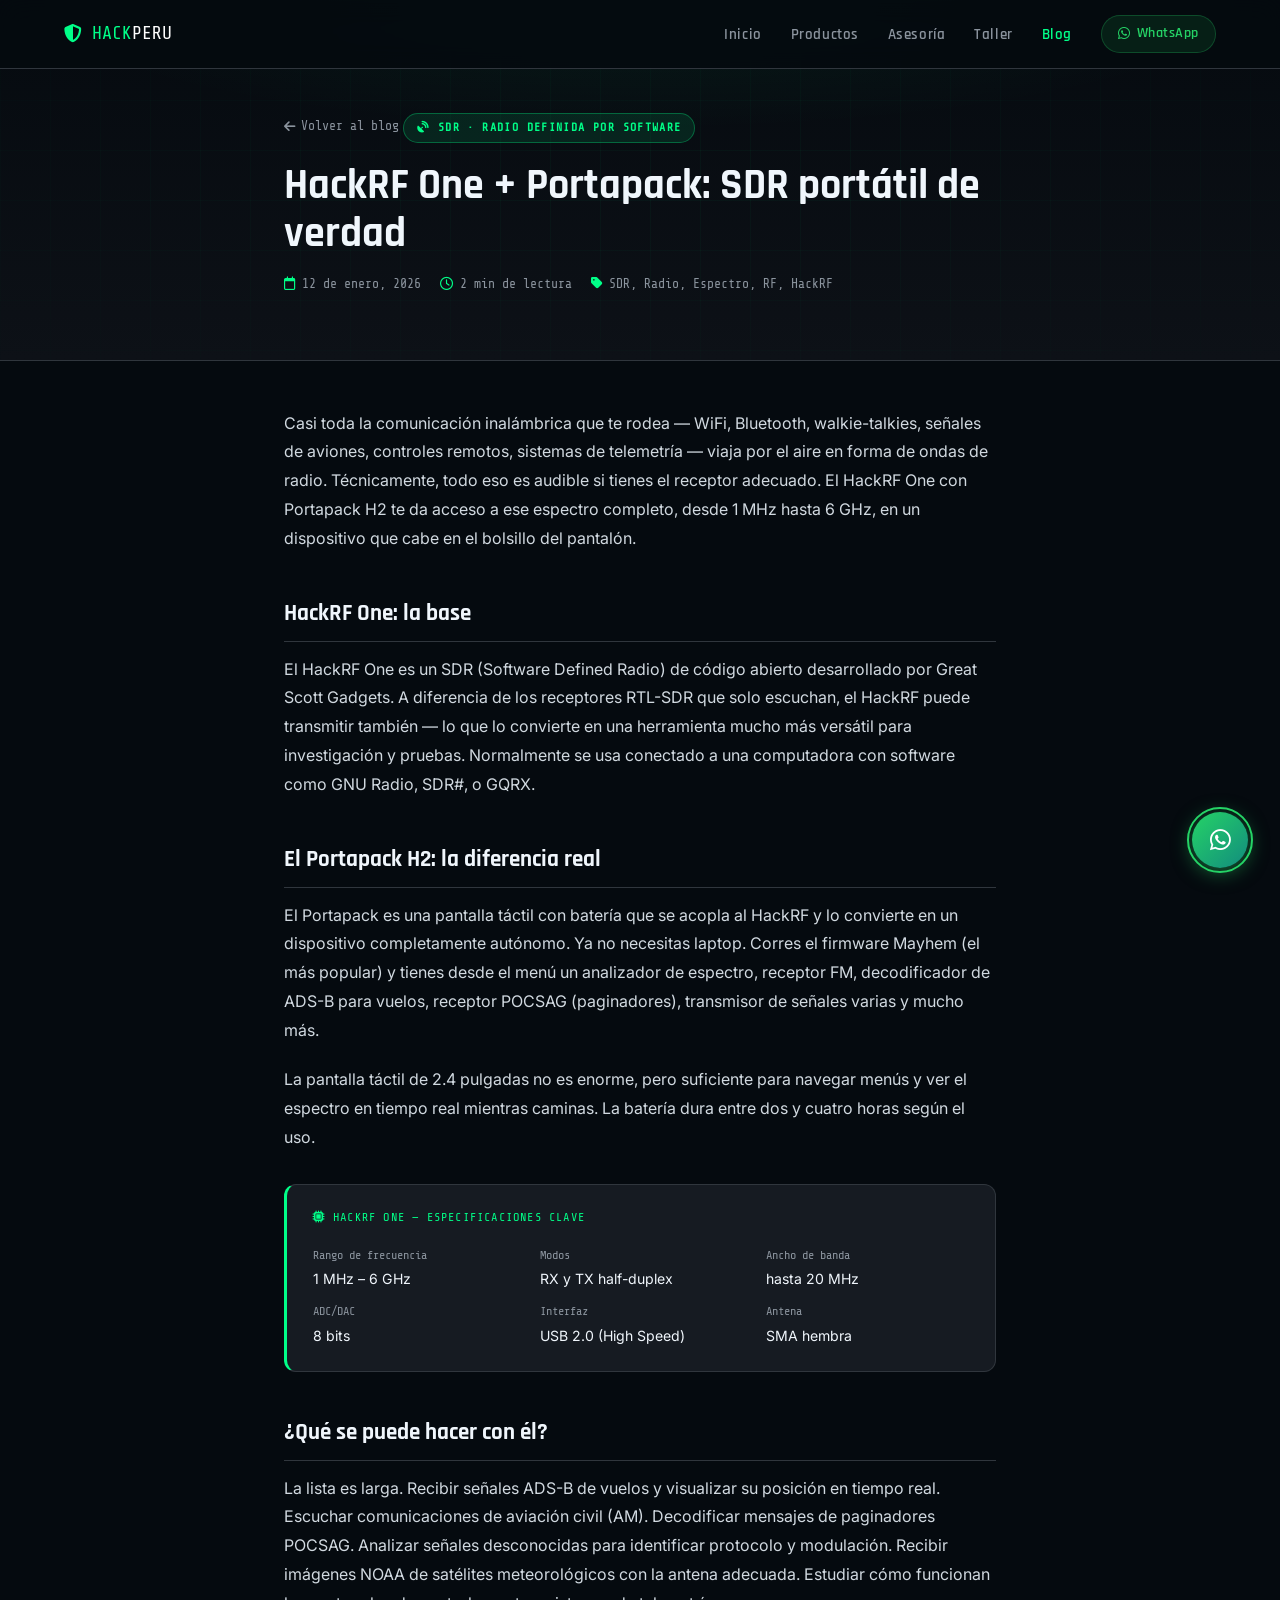
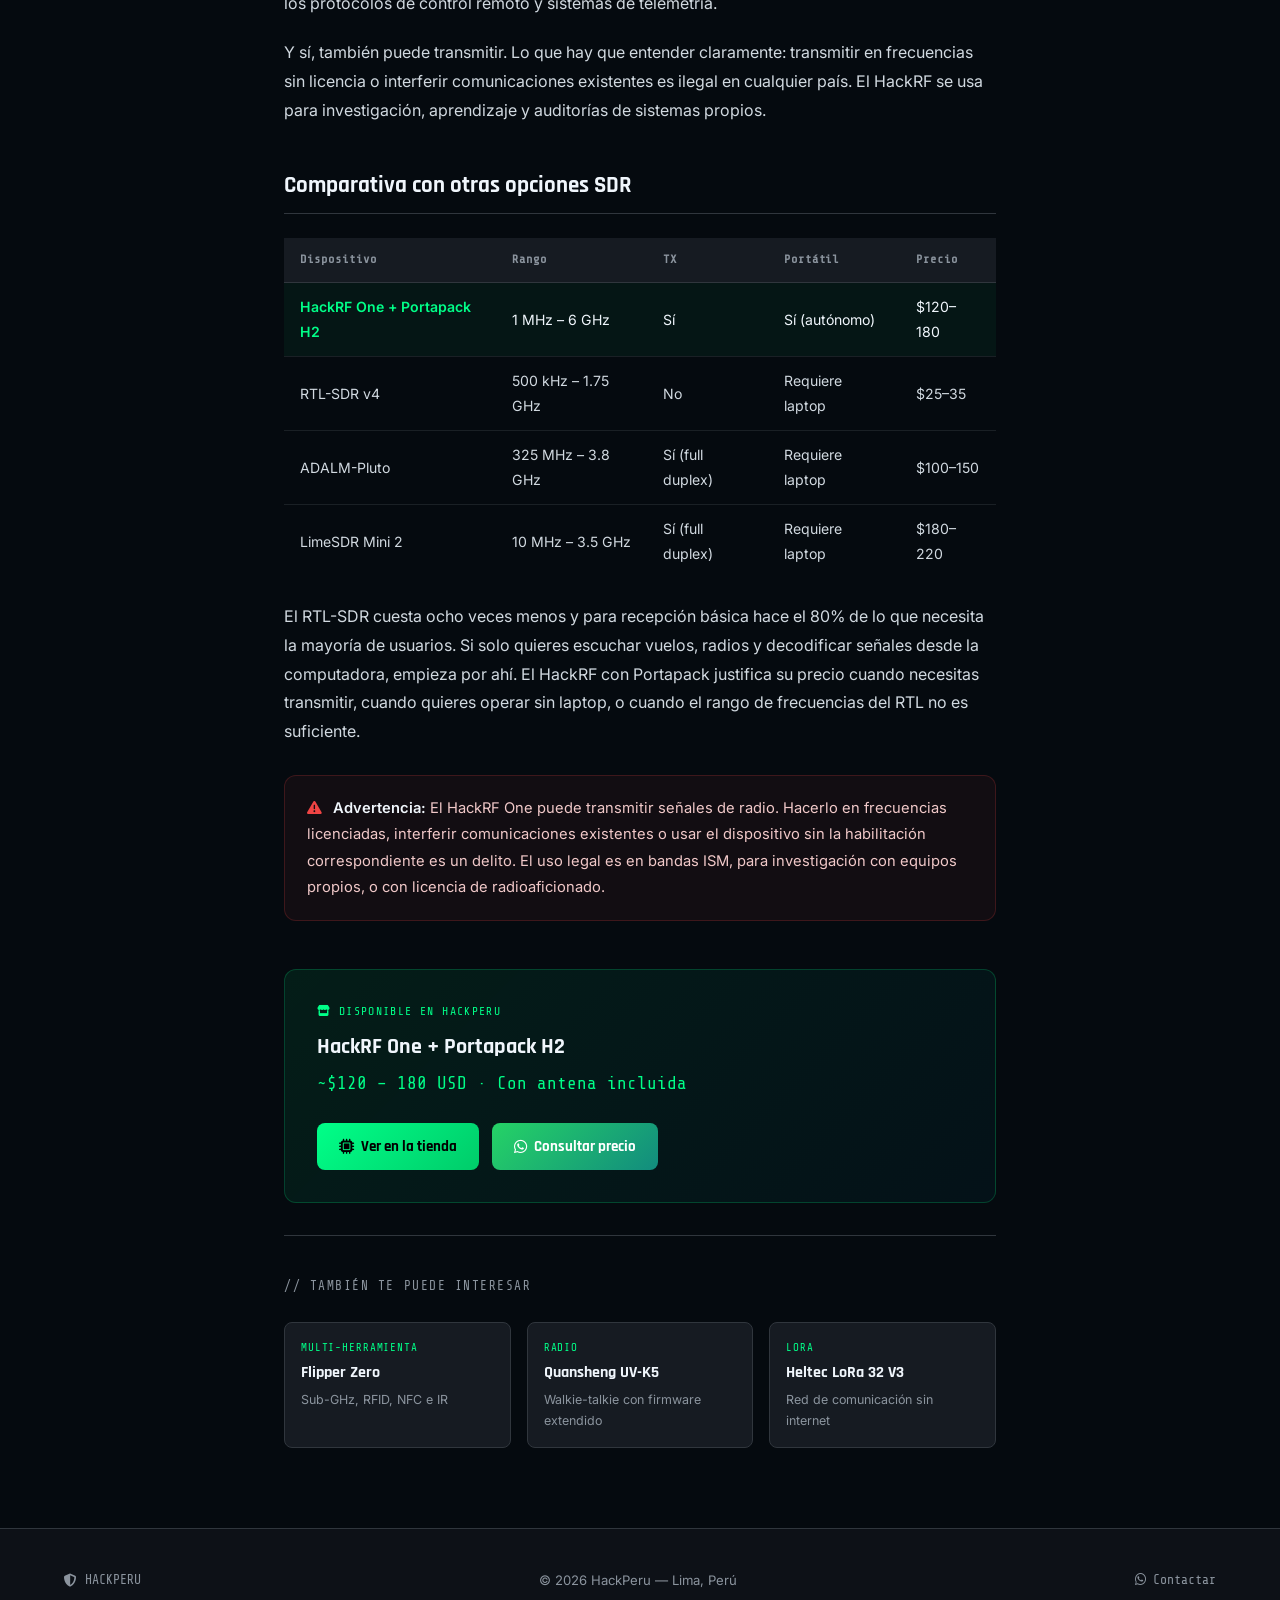
<file: blog/hackrf-portapack.html>
<!DOCTYPE html>
<html lang="es">
<head>
  <meta charset="UTF-8" />
  <meta name="viewport" content="width=device-width, initial-scale=1.0" />
  <title>HackRF One + Portapack: SDR portátil de verdad — HackPeru Blog</title>
  <meta name="description" content="Review del HackRF One con Portapack H2. SDR portátil de 1 MHz a 6 GHz. Qué puede hacer, qué no, y cómo se compara con RTL-SDR y LimeSDR." />
  <link rel="preconnect" href="https://fonts.googleapis.com" />
  <link rel="preconnect" href="https://fonts.gstatic.com" crossorigin />
  <link href="https://fonts.googleapis.com/css2?family=Share+Tech+Mono&family=Rajdhani:wght@400;600;700&family=Inter:wght@300;400;600&display=swap" rel="stylesheet" />
  <link rel="stylesheet" href="https://cdnjs.cloudflare.com/ajax/libs/font-awesome/6.5.0/css/all.min.css" />
  <link rel="stylesheet" href="blog.css" />
</head>
<body>

<a id="wa-float" href="https://wa.me/51999999999?text=Hola%20HackPeru%20%F0%9F%91%8B%20Vi%20el%20artículo%20del%20HackRF%20One%20y%20quiero%20información." target="_blank" rel="noopener">
  <span class="pulse"></span><i class="fa-brands fa-whatsapp"></i>
</a>

<nav id="navbar">
  <div class="nav-inner">
    <a href="../index.html" class="nav-logo"><i class="fa-solid fa-shield-halved"></i><span>HACK<span style="color:#fff">PERU</span></span></a>
    <ul class="nav-links">
      <li><a href="../index.html#inicio">Inicio</a></li>
      <li><a href="../index.html#productos">Productos</a></li>
      <li><a href="../index.html#servicios">Asesoría</a></li>
      <li><a href="../index.html#taller">Taller</a></li>
      <li><a href="index.html" class="active">Blog</a></li>
      <li><a href="https://wa.me/51999999999" target="_blank" rel="noopener" class="nav-wa"><i class="fa-brands fa-whatsapp"></i> WhatsApp</a></li>
    </ul>
    <button id="menu-toggle"><i class="fa-solid fa-bars"></i></button>
  </div>
  <div id="mobile-menu">
    <a href="../index.html">Inicio</a><a href="../index.html#productos">Productos</a>
    <a href="../index.html#taller">Taller</a><a href="index.html">Blog</a>
  </div>
</nav>

<header class="article-hero">
  <div class="hero-inner">
    <a href="index.html" class="back-link"><i class="fa-solid fa-arrow-left"></i> Volver al blog</a>
    <span class="article-category cat-green"><i class="fa-solid fa-satellite-dish"></i> SDR · Radio Definida por Software</span>
    <h1 class="article-title">HackRF One + Portapack: SDR portátil de verdad</h1>
    <div class="article-meta">
      <span><i class="fa-regular fa-calendar"></i> 12 de enero, 2026</span>
      <span><i class="fa-regular fa-clock"></i> 2 min de lectura</span>
      <span><i class="fa-solid fa-tag"></i> SDR, Radio, Espectro, RF, HackRF</span>
    </div>
  </div>
</header>

<div class="article-wrap">
  <article class="article-body">

    <p>Casi toda la comunicación inalámbrica que te rodea — WiFi, Bluetooth, walkie-talkies, señales de aviones, controles remotos, sistemas de telemetría — viaja por el aire en forma de ondas de radio. Técnicamente, todo eso es audible si tienes el receptor adecuado. El HackRF One con Portapack H2 te da acceso a ese espectro completo, desde 1 MHz hasta 6 GHz, en un dispositivo que cabe en el bolsillo del pantalón.</p>

    <h2>HackRF One: la base</h2>

    <p>El HackRF One es un SDR (Software Defined Radio) de código abierto desarrollado por Great Scott Gadgets. A diferencia de los receptores RTL-SDR que solo escuchan, el HackRF puede transmitir también — lo que lo convierte en una herramienta mucho más versátil para investigación y pruebas. Normalmente se usa conectado a una computadora con software como GNU Radio, SDR#, o GQRX.</p>

    <h2>El Portapack H2: la diferencia real</h2>

    <p>El Portapack es una pantalla táctil con batería que se acopla al HackRF y lo convierte en un dispositivo completamente autónomo. Ya no necesitas laptop. Corres el firmware Mayhem (el más popular) y tienes desde el menú un analizador de espectro, receptor FM, decodificador de ADS-B para vuelos, receptor POCSAG (paginadores), transmisor de señales varias y mucho más.</p>

    <p>La pantalla táctil de 2.4 pulgadas no es enorme, pero suficiente para navegar menús y ver el espectro en tiempo real mientras caminas. La batería dura entre dos y cuatro horas según el uso.</p>

    <div class="spec-box">
      <div class="spec-box-title"><i class="fa-solid fa-microchip"></i> HackRF One — especificaciones clave</div>
      <div class="spec-grid">
        <div class="spec-item"><span class="spec-label">Rango de frecuencia</span><span class="spec-val">1 MHz – 6 GHz</span></div>
        <div class="spec-item"><span class="spec-label">Modos</span><span class="spec-val">RX y TX half-duplex</span></div>
        <div class="spec-item"><span class="spec-label">Ancho de banda</span><span class="spec-val">hasta 20 MHz</span></div>
        <div class="spec-item"><span class="spec-label">ADC/DAC</span><span class="spec-val">8 bits</span></div>
        <div class="spec-item"><span class="spec-label">Interfaz</span><span class="spec-val">USB 2.0 (High Speed)</span></div>
        <div class="spec-item"><span class="spec-label">Antena</span><span class="spec-val">SMA hembra</span></div>
      </div>
    </div>

    <h2>¿Qué se puede hacer con él?</h2>

    <p>La lista es larga. Recibir señales ADS-B de vuelos y visualizar su posición en tiempo real. Escuchar comunicaciones de aviación civil (AM). Decodificar mensajes de paginadores POCSAG. Analizar señales desconocidas para identificar protocolo y modulación. Recibir imágenes NOAA de satélites meteorológicos con la antena adecuada. Estudiar cómo funcionan los protocolos de control remoto y sistemas de telemetría.</p>

    <p>Y sí, también puede transmitir. Lo que hay que entender claramente: transmitir en frecuencias sin licencia o interferir comunicaciones existentes es ilegal en cualquier país. El HackRF se usa para investigación, aprendizaje y auditorías de sistemas propios.</p>

    <h2>Comparativa con otras opciones SDR</h2>

    <table class="comp-table">
      <thead>
        <tr><th>Dispositivo</th><th>Rango</th><th>TX</th><th>Portátil</th><th>Precio</th></tr>
      </thead>
      <tbody>
        <tr class="highlight">
          <td>HackRF One + Portapack H2</td>
          <td>1 MHz – 6 GHz</td>
          <td class="comp-check">Sí</td>
          <td class="comp-check">Sí (autónomo)</td>
          <td>$120–180</td>
        </tr>
        <tr>
          <td>RTL-SDR v4</td>
          <td>500 kHz – 1.75 GHz</td>
          <td class="comp-x">No</td>
          <td class="comp-warn">Requiere laptop</td>
          <td>$25–35</td>
        </tr>
        <tr>
          <td>ADALM-Pluto</td>
          <td>325 MHz – 3.8 GHz</td>
          <td class="comp-check">Sí (full duplex)</td>
          <td class="comp-warn">Requiere laptop</td>
          <td>$100–150</td>
        </tr>
        <tr>
          <td>LimeSDR Mini 2</td>
          <td>10 MHz – 3.5 GHz</td>
          <td class="comp-check">Sí (full duplex)</td>
          <td class="comp-warn">Requiere laptop</td>
          <td>$180–220</td>
        </tr>
      </tbody>
    </table>

    <p>El RTL-SDR cuesta ocho veces menos y para recepción básica hace el 80% de lo que necesita la mayoría de usuarios. Si solo quieres escuchar vuelos, radios y decodificar señales desde la computadora, empieza por ahí. El HackRF con Portapack justifica su precio cuando necesitas transmitir, cuando quieres operar sin laptop, o cuando el rango de frecuencias del RTL no es suficiente.</p>

    <div class="callout callout-warn">
      <i class="fa-solid fa-triangle-exclamation"></i>
      <strong>Advertencia:</strong> El HackRF One puede transmitir señales de radio. Hacerlo en frecuencias licenciadas, interferir comunicaciones existentes o usar el dispositivo sin la habilitación correspondiente es un delito. El uso legal es en bandas ISM, para investigación con equipos propios, o con licencia de radioaficionado.
    </div>

  </article>

  <div class="product-cta">
    <div class="cta-info">
      <div class="cta-label"><i class="fa-solid fa-store"></i> Disponible en HackPeru</div>
      <div class="cta-product-name">HackRF One + Portapack H2</div>
      <div class="cta-price">~$120 – 180 USD · Con antena incluida</div>
    </div>
    <div class="cta-actions">
      <a href="../index.html#productos" class="btn-store"><i class="fa-solid fa-microchip"></i> Ver en la tienda</a>
      <a href="https://wa.me/51999999999?text=Hola%2C%20quiero%20el%20HackRF%20One%20con%20Portapack.%20Vi%20el%20artículo%20del%20blog." target="_blank" rel="noopener" class="btn-wa-cta"><i class="fa-brands fa-whatsapp"></i> Consultar precio</a>
    </div>
  </div>

  <div class="related-section">
    <p class="related-title">// También te puede interesar</p>
    <div class="related-grid">
      <a href="flipper-zero.html" class="related-card">
        <div class="related-cat">Multi-herramienta</div>
        <h4>Flipper Zero</h4>
        <p>Sub-GHz, RFID, NFC e IR</p>
      </a>
      <a href="quansheng-uv-k5.html" class="related-card">
        <div class="related-cat">Radio</div>
        <h4>Quansheng UV-K5</h4>
        <p>Walkie-talkie con firmware extendido</p>
      </a>
      <a href="heltec-lora-32.html" class="related-card">
        <div class="related-cat">LoRa</div>
        <h4>Heltec LoRa 32 V3</h4>
        <p>Red de comunicación sin internet</p>
      </a>
    </div>
  </div>
</div>

<footer>
  <div class="footer-mini">
    <a href="../index.html" class="footer-logo"><i class="fa-solid fa-shield-halved"></i> HACKPERU</a>
    <p>© 2026 HackPeru — Lima, Perú</p>
    <a href="https://wa.me/51999999999" target="_blank" rel="noopener"><i class="fa-brands fa-whatsapp"></i> Contactar</a>
  </div>
</footer>
<script>
  const t=document.getElementById('menu-toggle'),m=document.getElementById('mobile-menu');
  t.addEventListener('click',()=>{const o=m.style.display==='flex';m.style.display=o?'none':'flex';t.querySelector('i').className=o?'fa-solid fa-bars':'fa-solid fa-xmark';});
</script>
</body>
</html>
</file>
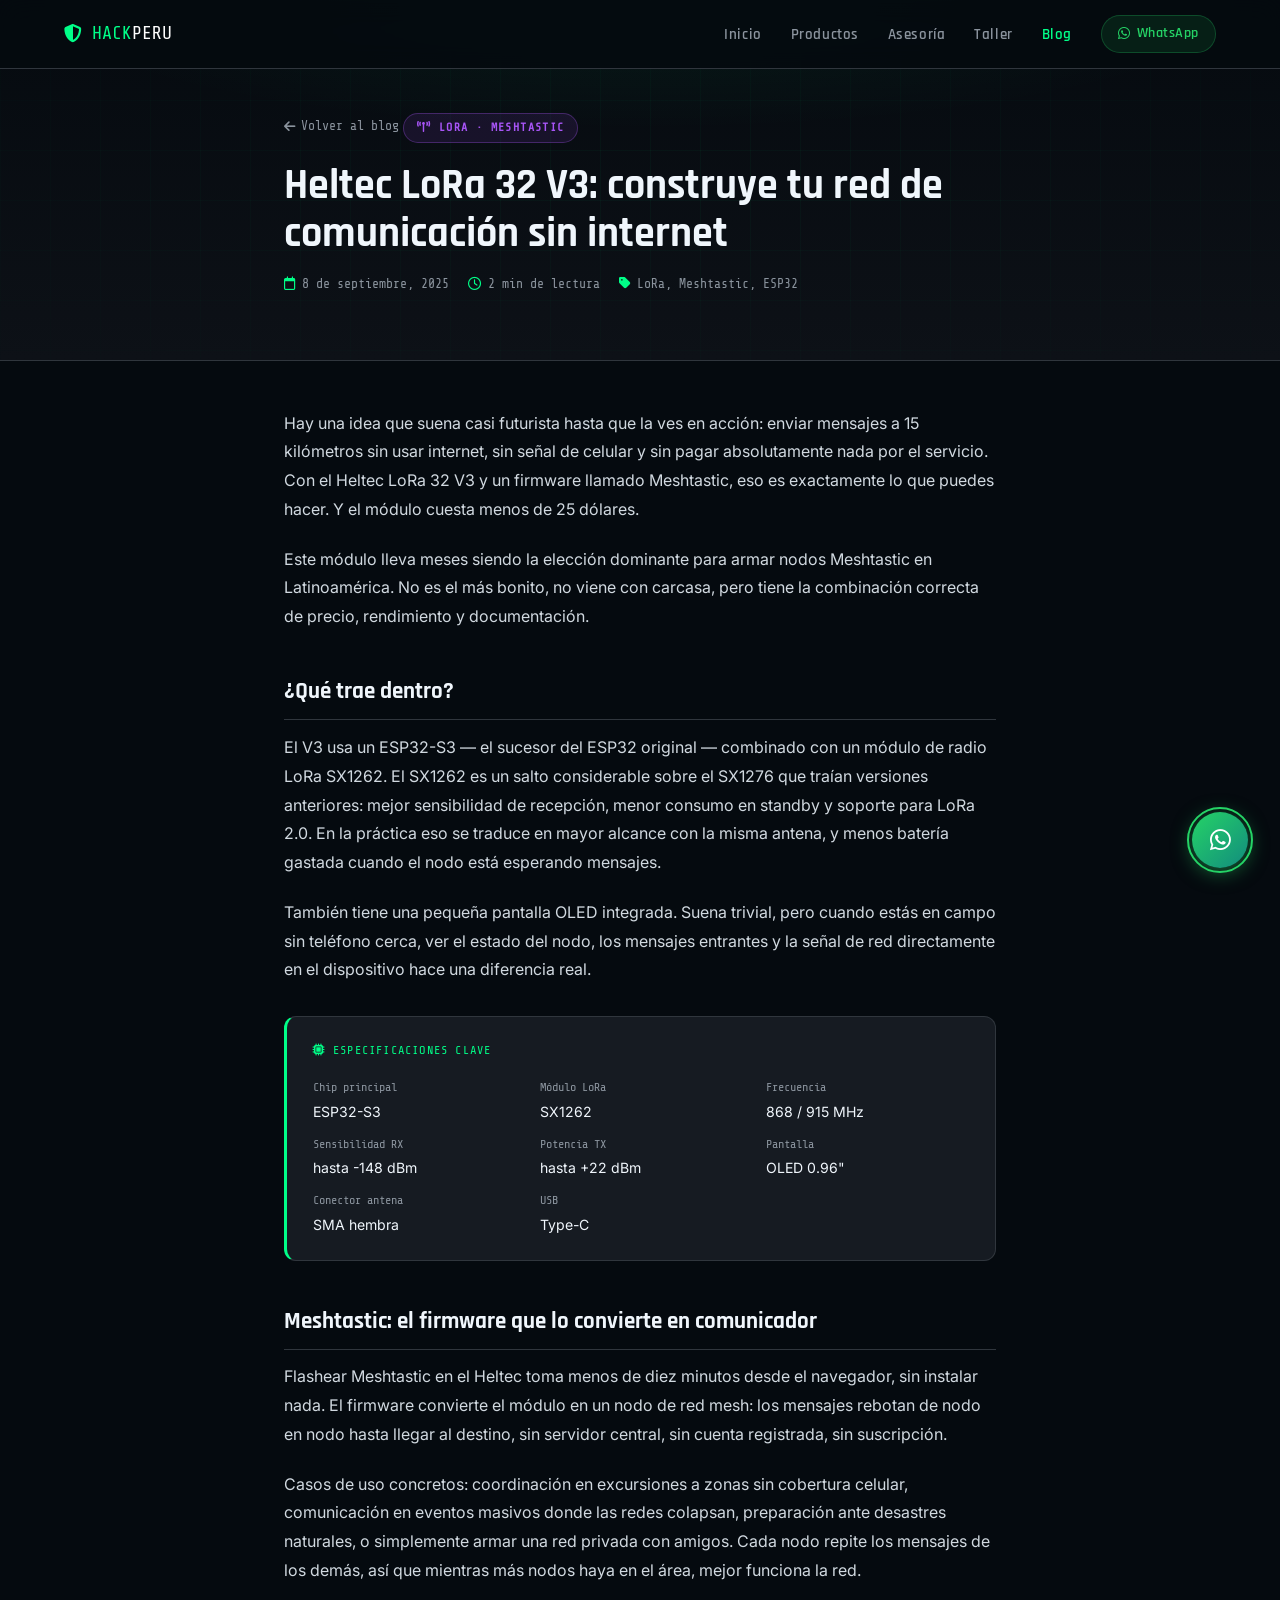
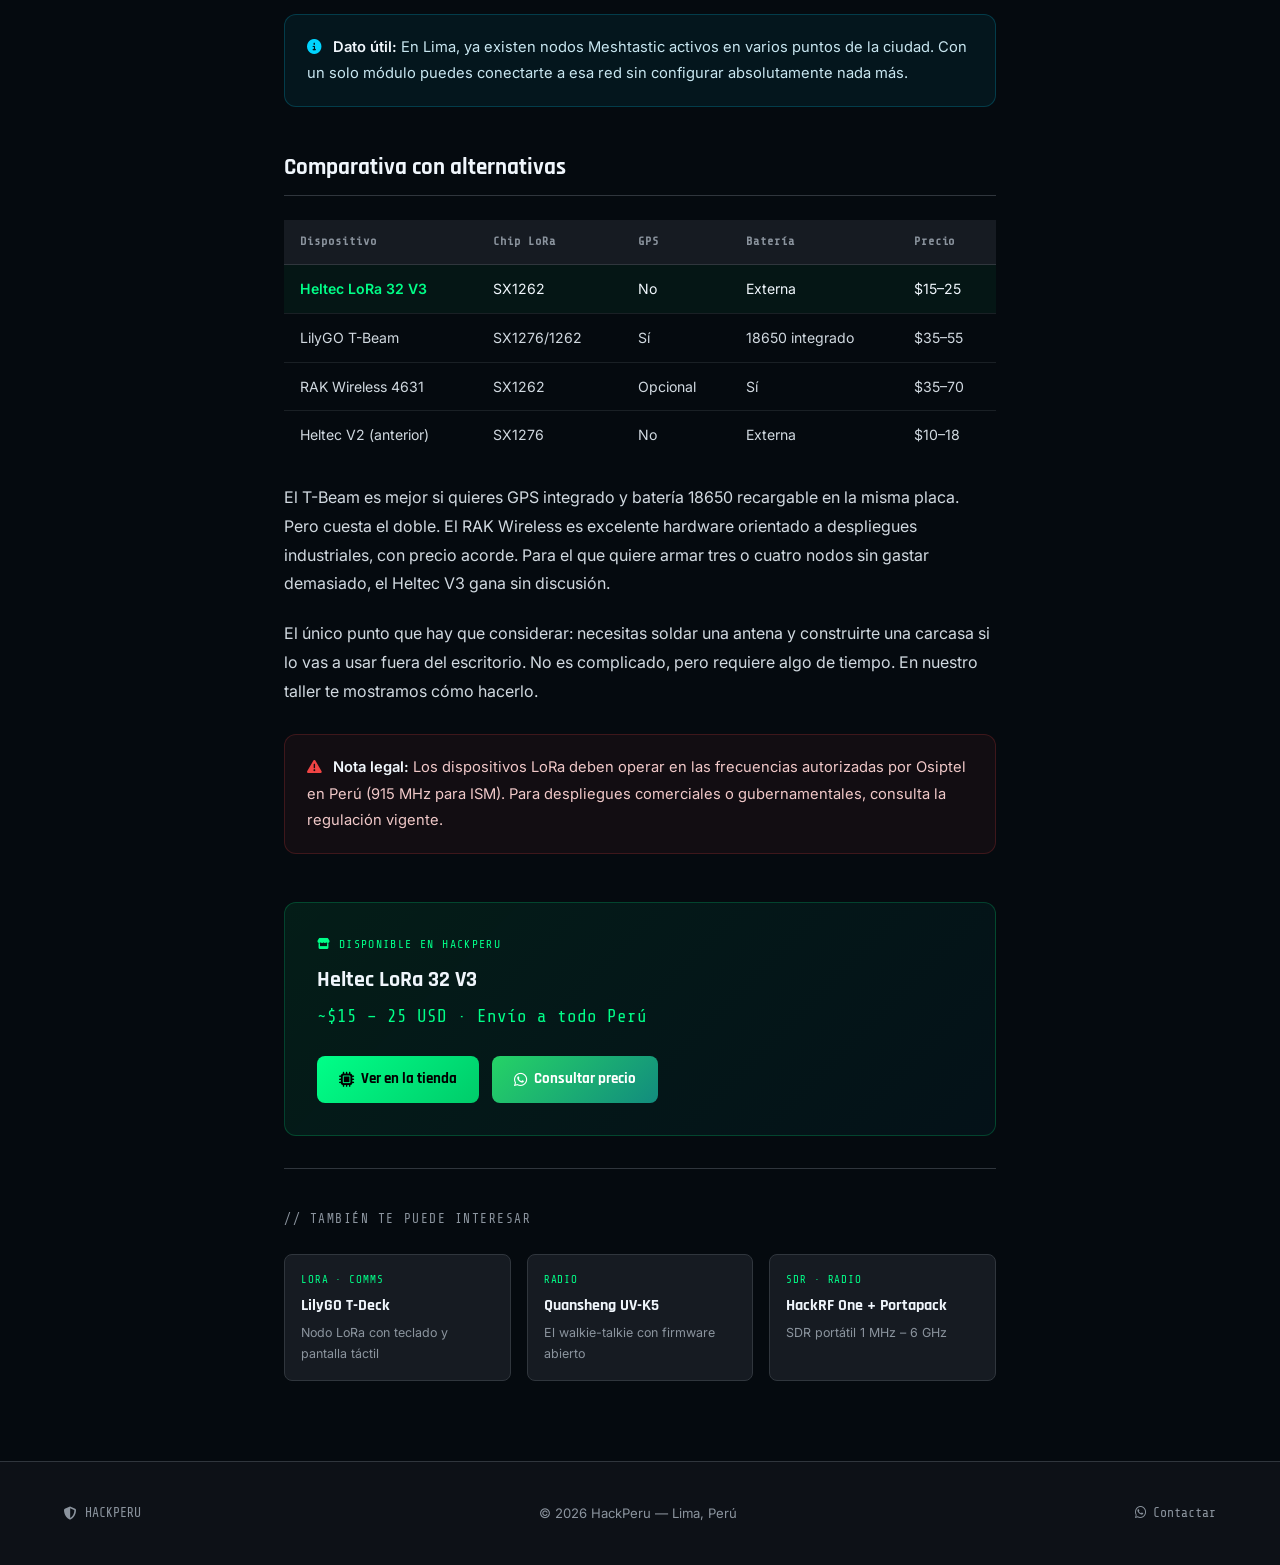
<file: blog/heltec-lora-32.html>
<!DOCTYPE html>
<html lang="es">
<head>
  <meta charset="UTF-8" />
  <meta name="viewport" content="width=device-width, initial-scale=1.0" />
  <title>Heltec LoRa 32 V3: construye tu red sin internet — HackPeru Blog</title>
  <meta name="description" content="Review del Heltec LoRa 32 V3 para Meshtastic. Especificaciones, comparativa con T-Beam y RAK Wireless, y por qué es el mejor punto de entrada a LoRa." />
  <link rel="preconnect" href="https://fonts.googleapis.com" />
  <link rel="preconnect" href="https://fonts.gstatic.com" crossorigin />
  <link href="https://fonts.googleapis.com/css2?family=Share+Tech+Mono&family=Rajdhani:wght@400;600;700&family=Inter:wght@300;400;600&display=swap" rel="stylesheet" />
  <link rel="stylesheet" href="https://cdnjs.cloudflare.com/ajax/libs/font-awesome/6.5.0/css/all.min.css" />
  <link rel="stylesheet" href="blog.css" />
</head>
<body>

<a id="wa-float" href="https://wa.me/51999999999?text=Hola%20HackPeru%20%F0%9F%91%8B%20Vi%20el%20artículo%20del%20Heltec%20LoRa%2032%20y%20quiero%20información." target="_blank" rel="noopener">
  <span class="pulse"></span><i class="fa-brands fa-whatsapp"></i>
</a>

<nav id="navbar">
  <div class="nav-inner">
    <a href="../index.html" class="nav-logo"><i class="fa-solid fa-shield-halved"></i><span>HACK<span style="color:#fff">PERU</span></span></a>
    <ul class="nav-links">
      <li><a href="../index.html#inicio">Inicio</a></li>
      <li><a href="../index.html#productos">Productos</a></li>
      <li><a href="../index.html#servicios">Asesoría</a></li>
      <li><a href="../index.html#taller">Taller</a></li>
      <li><a href="index.html" class="active">Blog</a></li>
      <li><a href="https://wa.me/51999999999" target="_blank" rel="noopener" class="nav-wa"><i class="fa-brands fa-whatsapp"></i> WhatsApp</a></li>
    </ul>
    <button id="menu-toggle"><i class="fa-solid fa-bars"></i></button>
  </div>
  <div id="mobile-menu">
    <a href="../index.html">Inicio</a><a href="../index.html#productos">Productos</a>
    <a href="../index.html#taller">Taller</a><a href="index.html">Blog</a>
  </div>
</nav>

<header class="article-hero">
  <div class="hero-inner">
    <a href="index.html" class="back-link"><i class="fa-solid fa-arrow-left"></i> Volver al blog</a>
    <span class="article-category cat-purple"><i class="fa-solid fa-tower-broadcast"></i> LoRa · Meshtastic</span>
    <h1 class="article-title">Heltec LoRa 32 V3: construye tu red de comunicación sin internet</h1>
    <div class="article-meta">
      <span><i class="fa-regular fa-calendar"></i> 8 de septiembre, 2025</span>
      <span><i class="fa-regular fa-clock"></i> 2 min de lectura</span>
      <span><i class="fa-solid fa-tag"></i> LoRa, Meshtastic, ESP32</span>
    </div>
  </div>
</header>

<div class="article-wrap">
  <article class="article-body">

    <p>Hay una idea que suena casi futurista hasta que la ves en acción: enviar mensajes a 15 kilómetros sin usar internet, sin señal de celular y sin pagar absolutamente nada por el servicio. Con el Heltec LoRa 32 V3 y un firmware llamado Meshtastic, eso es exactamente lo que puedes hacer. Y el módulo cuesta menos de 25 dólares.</p>

    <p>Este módulo lleva meses siendo la elección dominante para armar nodos Meshtastic en Latinoamérica. No es el más bonito, no viene con carcasa, pero tiene la combinación correcta de precio, rendimiento y documentación.</p>

    <h2>¿Qué trae dentro?</h2>

    <p>El V3 usa un ESP32-S3 — el sucesor del ESP32 original — combinado con un módulo de radio LoRa SX1262. El SX1262 es un salto considerable sobre el SX1276 que traían versiones anteriores: mejor sensibilidad de recepción, menor consumo en standby y soporte para LoRa 2.0. En la práctica eso se traduce en mayor alcance con la misma antena, y menos batería gastada cuando el nodo está esperando mensajes.</p>

    <p>También tiene una pequeña pantalla OLED integrada. Suena trivial, pero cuando estás en campo sin teléfono cerca, ver el estado del nodo, los mensajes entrantes y la señal de red directamente en el dispositivo hace una diferencia real.</p>

    <div class="spec-box">
      <div class="spec-box-title"><i class="fa-solid fa-microchip"></i> Especificaciones clave</div>
      <div class="spec-grid">
        <div class="spec-item"><span class="spec-label">Chip principal</span><span class="spec-val">ESP32-S3</span></div>
        <div class="spec-item"><span class="spec-label">Módulo LoRa</span><span class="spec-val">SX1262</span></div>
        <div class="spec-item"><span class="spec-label">Frecuencia</span><span class="spec-val">868 / 915 MHz</span></div>
        <div class="spec-item"><span class="spec-label">Sensibilidad RX</span><span class="spec-val">hasta -148 dBm</span></div>
        <div class="spec-item"><span class="spec-label">Potencia TX</span><span class="spec-val">hasta +22 dBm</span></div>
        <div class="spec-item"><span class="spec-label">Pantalla</span><span class="spec-val">OLED 0.96"</span></div>
        <div class="spec-item"><span class="spec-label">Conector antena</span><span class="spec-val">SMA hembra</span></div>
        <div class="spec-item"><span class="spec-label">USB</span><span class="spec-val">Type-C</span></div>
      </div>
    </div>

    <h2>Meshtastic: el firmware que lo convierte en comunicador</h2>

    <p>Flashear Meshtastic en el Heltec toma menos de diez minutos desde el navegador, sin instalar nada. El firmware convierte el módulo en un nodo de red mesh: los mensajes rebotan de nodo en nodo hasta llegar al destino, sin servidor central, sin cuenta registrada, sin suscripción.</p>

    <p>Casos de uso concretos: coordinación en excursiones a zonas sin cobertura celular, comunicación en eventos masivos donde las redes colapsan, preparación ante desastres naturales, o simplemente armar una red privada con amigos. Cada nodo repite los mensajes de los demás, así que mientras más nodos haya en el área, mejor funciona la red.</p>

    <div class="callout">
      <i class="fa-solid fa-info-circle"></i>
      <strong>Dato útil:</strong> En Lima, ya existen nodos Meshtastic activos en varios puntos de la ciudad. Con un solo módulo puedes conectarte a esa red sin configurar absolutamente nada más.
    </div>

    <h2>Comparativa con alternativas</h2>

    <table class="comp-table">
      <thead>
        <tr>
          <th>Dispositivo</th>
          <th>Chip LoRa</th>
          <th>GPS</th>
          <th>Batería</th>
          <th>Precio</th>
        </tr>
      </thead>
      <tbody>
        <tr class="highlight">
          <td>Heltec LoRa 32 V3</td>
          <td>SX1262</td>
          <td class="comp-x">No</td>
          <td class="comp-warn">Externa</td>
          <td>$15–25</td>
        </tr>
        <tr>
          <td>LilyGO T-Beam</td>
          <td>SX1276/1262</td>
          <td class="comp-check">Sí</td>
          <td class="comp-check">18650 integrado</td>
          <td>$35–55</td>
        </tr>
        <tr>
          <td>RAK Wireless 4631</td>
          <td>SX1262</td>
          <td class="comp-check">Opcional</td>
          <td class="comp-check">Sí</td>
          <td>$35–70</td>
        </tr>
        <tr>
          <td>Heltec V2 (anterior)</td>
          <td>SX1276</td>
          <td class="comp-x">No</td>
          <td class="comp-warn">Externa</td>
          <td>$10–18</td>
        </tr>
      </tbody>
    </table>

    <p>El T-Beam es mejor si quieres GPS integrado y batería 18650 recargable en la misma placa. Pero cuesta el doble. El RAK Wireless es excelente hardware orientado a despliegues industriales, con precio acorde. Para el que quiere armar tres o cuatro nodos sin gastar demasiado, el Heltec V3 gana sin discusión.</p>

    <p>El único punto que hay que considerar: necesitas soldar una antena y construirte una carcasa si lo vas a usar fuera del escritorio. No es complicado, pero requiere algo de tiempo. En nuestro taller te mostramos cómo hacerlo.</p>

    <div class="callout callout-warn">
      <i class="fa-solid fa-triangle-exclamation"></i>
      <strong>Nota legal:</strong> Los dispositivos LoRa deben operar en las frecuencias autorizadas por Osiptel en Perú (915 MHz para ISM). Para despliegues comerciales o gubernamentales, consulta la regulación vigente.
    </div>

  </article>

  <div class="product-cta">
    <div class="cta-info">
      <div class="cta-label"><i class="fa-solid fa-store"></i> Disponible en HackPeru</div>
      <div class="cta-product-name">Heltec LoRa 32 V3</div>
      <div class="cta-price">~$15 – 25 USD · Envío a todo Perú</div>
    </div>
    <div class="cta-actions">
      <a href="../index.html#productos" class="btn-store"><i class="fa-solid fa-microchip"></i> Ver en la tienda</a>
      <a href="https://wa.me/51999999999?text=Hola%2C%20quiero%20el%20Heltec%20LoRa%2032%20V3.%20Vi%20el%20artículo%20del%20blog." target="_blank" rel="noopener" class="btn-wa-cta"><i class="fa-brands fa-whatsapp"></i> Consultar precio</a>
    </div>
  </div>

  <div class="related-section">
    <p class="related-title">// También te puede interesar</p>
    <div class="related-grid">
      <a href="lilygo-t-deck.html" class="related-card">
        <div class="related-cat">LoRa · Comms</div>
        <h4>LilyGO T-Deck</h4>
        <p>Nodo LoRa con teclado y pantalla táctil</p>
      </a>
      <a href="quansheng-uv-k5.html" class="related-card">
        <div class="related-cat">Radio</div>
        <h4>Quansheng UV-K5</h4>
        <p>El walkie-talkie con firmware abierto</p>
      </a>
      <a href="hackrf-portapack.html" class="related-card">
        <div class="related-cat">SDR · Radio</div>
        <h4>HackRF One + Portapack</h4>
        <p>SDR portátil 1 MHz – 6 GHz</p>
      </a>
    </div>
  </div>
</div>

<footer>
  <div class="footer-mini">
    <a href="../index.html" class="footer-logo"><i class="fa-solid fa-shield-halved"></i> HACKPERU</a>
    <p>© 2026 HackPeru — Lima, Perú</p>
    <a href="https://wa.me/51999999999" target="_blank" rel="noopener"><i class="fa-brands fa-whatsapp"></i> Contactar</a>
  </div>
</footer>

<script>
  const toggle = document.getElementById('menu-toggle');
  const mm = document.getElementById('mobile-menu');
  toggle.addEventListener('click', () => {
    const o = mm.style.display === 'flex';
    mm.style.display = o ? 'none' : 'flex';
    toggle.querySelector('i').className = o ? 'fa-solid fa-bars' : 'fa-solid fa-xmark';
  });
</script>
</body>
</html>
</file>
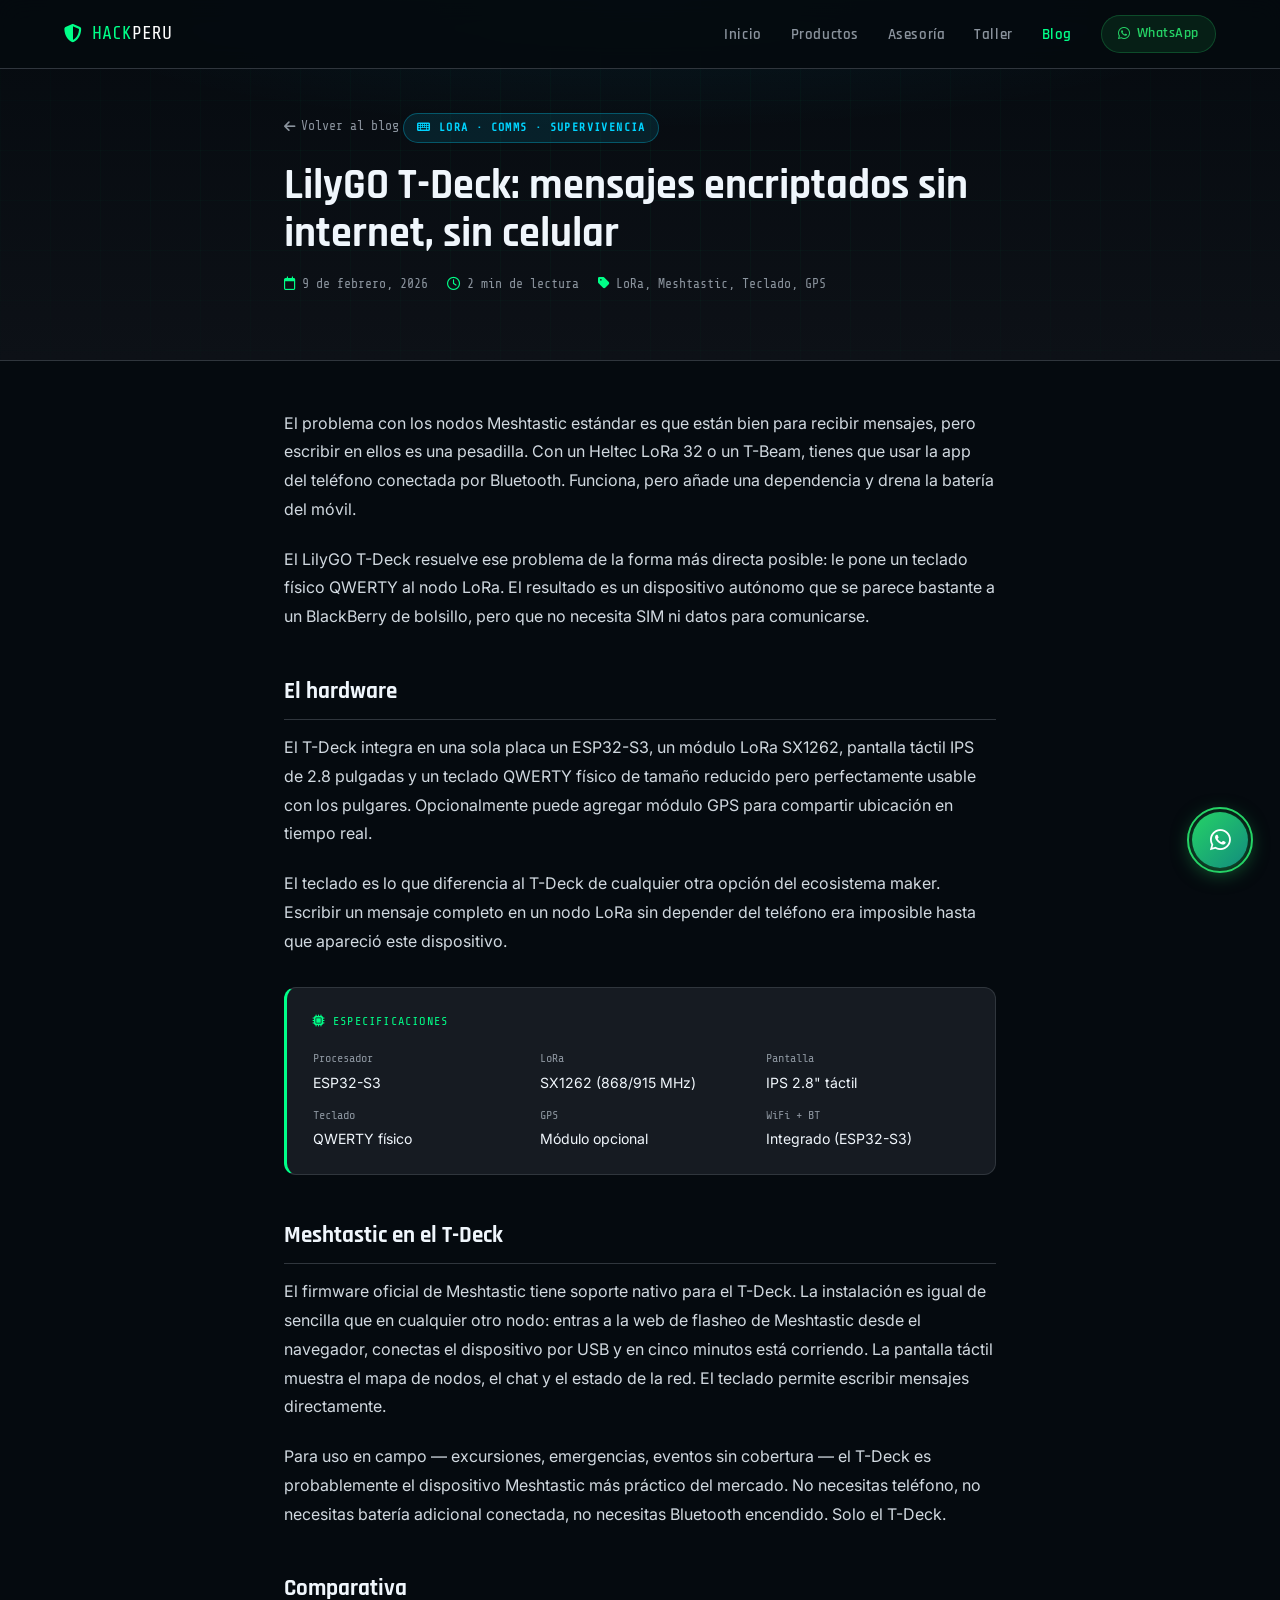
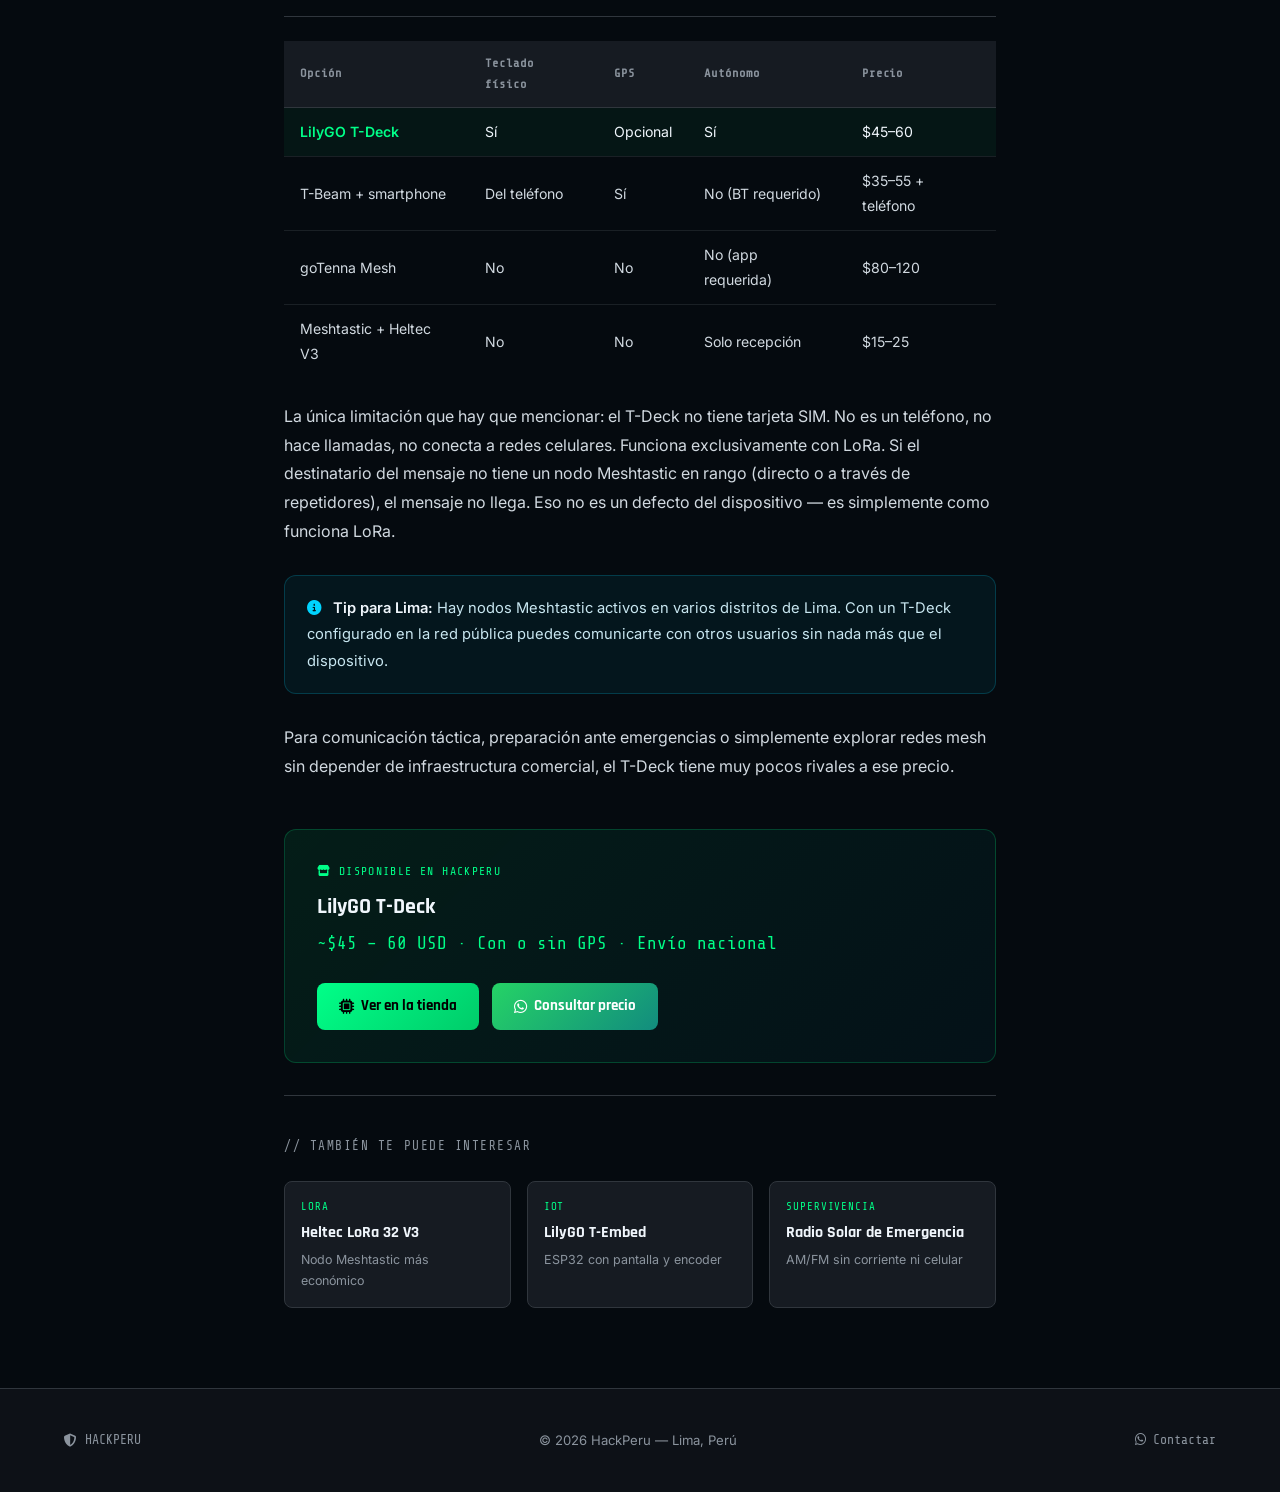
<file: blog/lilygo-t-deck.html>
<!DOCTYPE html>
<html lang="es">
<head>
  <meta charset="UTF-8" />
  <meta name="viewport" content="width=device-width, initial-scale=1.0" />
  <title>LilyGO T-Deck: mensajes encriptados sin internet ni celular — HackPeru Blog</title>
  <meta name="description" content="Review del LilyGO T-Deck. Terminal LoRa con teclado físico, pantalla táctil y GPS. La comunicación táctica más accesible del mercado maker." />
  <link rel="preconnect" href="https://fonts.googleapis.com" />
  <link rel="preconnect" href="https://fonts.gstatic.com" crossorigin />
  <link href="https://fonts.googleapis.com/css2?family=Share+Tech+Mono&family=Rajdhani:wght@400;600;700&family=Inter:wght@300;400;600&display=swap" rel="stylesheet" />
  <link rel="stylesheet" href="https://cdnjs.cloudflare.com/ajax/libs/font-awesome/6.5.0/css/all.min.css" />
  <link rel="stylesheet" href="blog.css" />
</head>
<body>

<a id="wa-float" href="https://wa.me/51999999999?text=Hola%20HackPeru%20%F0%9F%91%8B%20Vi%20el%20artículo%20del%20LilyGO%20T-Deck%20y%20quiero%20información." target="_blank" rel="noopener">
  <span class="pulse"></span><i class="fa-brands fa-whatsapp"></i>
</a>

<nav id="navbar">
  <div class="nav-inner">
    <a href="../index.html" class="nav-logo"><i class="fa-solid fa-shield-halved"></i><span>HACK<span style="color:#fff">PERU</span></span></a>
    <ul class="nav-links">
      <li><a href="../index.html#inicio">Inicio</a></li>
      <li><a href="../index.html#productos">Productos</a></li>
      <li><a href="../index.html#servicios">Asesoría</a></li>
      <li><a href="../index.html#taller">Taller</a></li>
      <li><a href="index.html" class="active">Blog</a></li>
      <li><a href="https://wa.me/51999999999" target="_blank" rel="noopener" class="nav-wa"><i class="fa-brands fa-whatsapp"></i> WhatsApp</a></li>
    </ul>
    <button id="menu-toggle"><i class="fa-solid fa-bars"></i></button>
  </div>
  <div id="mobile-menu">
    <a href="../index.html">Inicio</a><a href="../index.html#productos">Productos</a>
    <a href="../index.html#taller">Taller</a><a href="index.html">Blog</a>
  </div>
</nav>

<header class="article-hero" style="background: radial-gradient(ellipse 80% 60% at 50% 0%, rgba(0,212,255,.07) 0%, transparent 60%), linear-gradient(180deg, var(--bg0) 0%, var(--bg1) 100%);">
  <div class="hero-inner">
    <a href="index.html" class="back-link"><i class="fa-solid fa-arrow-left"></i> Volver al blog</a>
    <span class="article-category cat-cyan"><i class="fa-solid fa-keyboard"></i> LoRa · Comms · Supervivencia</span>
    <h1 class="article-title">LilyGO T-Deck: mensajes encriptados sin internet, sin celular</h1>
    <div class="article-meta">
      <span><i class="fa-regular fa-calendar"></i> 9 de febrero, 2026</span>
      <span><i class="fa-regular fa-clock"></i> 2 min de lectura</span>
      <span><i class="fa-solid fa-tag"></i> LoRa, Meshtastic, Teclado, GPS</span>
    </div>
  </div>
</header>

<div class="article-wrap">
  <article class="article-body">

    <p>El problema con los nodos Meshtastic estándar es que están bien para recibir mensajes, pero escribir en ellos es una pesadilla. Con un Heltec LoRa 32 o un T-Beam, tienes que usar la app del teléfono conectada por Bluetooth. Funciona, pero añade una dependencia y drena la batería del móvil.</p>

    <p>El LilyGO T-Deck resuelve ese problema de la forma más directa posible: le pone un teclado físico QWERTY al nodo LoRa. El resultado es un dispositivo autónomo que se parece bastante a un BlackBerry de bolsillo, pero que no necesita SIM ni datos para comunicarse.</p>

    <h2>El hardware</h2>

    <p>El T-Deck integra en una sola placa un ESP32-S3, un módulo LoRa SX1262, pantalla táctil IPS de 2.8 pulgadas y un teclado QWERTY físico de tamaño reducido pero perfectamente usable con los pulgares. Opcionalmente puede agregar módulo GPS para compartir ubicación en tiempo real.</p>

    <p>El teclado es lo que diferencia al T-Deck de cualquier otra opción del ecosistema maker. Escribir un mensaje completo en un nodo LoRa sin depender del teléfono era imposible hasta que apareció este dispositivo.</p>

    <div class="spec-box">
      <div class="spec-box-title"><i class="fa-solid fa-microchip"></i> Especificaciones</div>
      <div class="spec-grid">
        <div class="spec-item"><span class="spec-label">Procesador</span><span class="spec-val">ESP32-S3</span></div>
        <div class="spec-item"><span class="spec-label">LoRa</span><span class="spec-val">SX1262 (868/915 MHz)</span></div>
        <div class="spec-item"><span class="spec-label">Pantalla</span><span class="spec-val">IPS 2.8" táctil</span></div>
        <div class="spec-item"><span class="spec-label">Teclado</span><span class="spec-val">QWERTY físico</span></div>
        <div class="spec-item"><span class="spec-label">GPS</span><span class="spec-val">Módulo opcional</span></div>
        <div class="spec-item"><span class="spec-label">WiFi + BT</span><span class="spec-val">Integrado (ESP32-S3)</span></div>
      </div>
    </div>

    <h2>Meshtastic en el T-Deck</h2>

    <p>El firmware oficial de Meshtastic tiene soporte nativo para el T-Deck. La instalación es igual de sencilla que en cualquier otro nodo: entras a la web de flasheo de Meshtastic desde el navegador, conectas el dispositivo por USB y en cinco minutos está corriendo. La pantalla táctil muestra el mapa de nodos, el chat y el estado de la red. El teclado permite escribir mensajes directamente.</p>

    <p>Para uso en campo — excursiones, emergencias, eventos sin cobertura — el T-Deck es probablemente el dispositivo Meshtastic más práctico del mercado. No necesitas teléfono, no necesitas batería adicional conectada, no necesitas Bluetooth encendido. Solo el T-Deck.</p>

    <h2>Comparativa</h2>

    <table class="comp-table">
      <thead>
        <tr><th>Opción</th><th>Teclado físico</th><th>GPS</th><th>Autónomo</th><th>Precio</th></tr>
      </thead>
      <tbody>
        <tr class="highlight">
          <td>LilyGO T-Deck</td>
          <td class="comp-check">Sí</td>
          <td class="comp-check">Opcional</td>
          <td class="comp-check">Sí</td>
          <td>$45–60</td>
        </tr>
        <tr>
          <td>T-Beam + smartphone</td>
          <td class="comp-warn">Del teléfono</td>
          <td class="comp-check">Sí</td>
          <td class="comp-x">No (BT requerido)</td>
          <td>$35–55 + teléfono</td>
        </tr>
        <tr>
          <td>goTenna Mesh</td>
          <td class="comp-x">No</td>
          <td class="comp-x">No</td>
          <td class="comp-x">No (app requerida)</td>
          <td>$80–120</td>
        </tr>
        <tr>
          <td>Meshtastic + Heltec V3</td>
          <td class="comp-x">No</td>
          <td class="comp-x">No</td>
          <td class="comp-warn">Solo recepción</td>
          <td>$15–25</td>
        </tr>
      </tbody>
    </table>

    <p>La única limitación que hay que mencionar: el T-Deck no tiene tarjeta SIM. No es un teléfono, no hace llamadas, no conecta a redes celulares. Funciona exclusivamente con LoRa. Si el destinatario del mensaje no tiene un nodo Meshtastic en rango (directo o a través de repetidores), el mensaje no llega. Eso no es un defecto del dispositivo — es simplemente como funciona LoRa.</p>

    <div class="callout">
      <i class="fa-solid fa-info-circle"></i>
      <strong>Tip para Lima:</strong> Hay nodos Meshtastic activos en varios distritos de Lima. Con un T-Deck configurado en la red pública puedes comunicarte con otros usuarios sin nada más que el dispositivo.
    </div>

    <p>Para comunicación táctica, preparación ante emergencias o simplemente explorar redes mesh sin depender de infraestructura comercial, el T-Deck tiene muy pocos rivales a ese precio.</p>

  </article>

  <div class="product-cta">
    <div class="cta-info">
      <div class="cta-label"><i class="fa-solid fa-store"></i> Disponible en HackPeru</div>
      <div class="cta-product-name">LilyGO T-Deck</div>
      <div class="cta-price">~$45 – 60 USD · Con o sin GPS · Envío nacional</div>
    </div>
    <div class="cta-actions">
      <a href="../index.html#productos" class="btn-store"><i class="fa-solid fa-microchip"></i> Ver en la tienda</a>
      <a href="https://wa.me/51999999999?text=Hola%2C%20quiero%20el%20LilyGO%20T-Deck.%20Vi%20el%20artículo%20del%20blog." target="_blank" rel="noopener" class="btn-wa-cta"><i class="fa-brands fa-whatsapp"></i> Consultar precio</a>
    </div>
  </div>

  <div class="related-section">
    <p class="related-title">// También te puede interesar</p>
    <div class="related-grid">
      <a href="heltec-lora-32.html" class="related-card">
        <div class="related-cat">LoRa</div>
        <h4>Heltec LoRa 32 V3</h4>
        <p>Nodo Meshtastic más económico</p>
      </a>
      <a href="lilygo-t-embed.html" class="related-card">
        <div class="related-cat">IoT</div>
        <h4>LilyGO T-Embed</h4>
        <p>ESP32 con pantalla y encoder</p>
      </a>
      <a href="radio-solar.html" class="related-card">
        <div class="related-cat">Supervivencia</div>
        <h4>Radio Solar de Emergencia</h4>
        <p>AM/FM sin corriente ni celular</p>
      </a>
    </div>
  </div>
</div>

<footer>
  <div class="footer-mini">
    <a href="../index.html" class="footer-logo"><i class="fa-solid fa-shield-halved"></i> HACKPERU</a>
    <p>© 2026 HackPeru — Lima, Perú</p>
    <a href="https://wa.me/51999999999" target="_blank" rel="noopener"><i class="fa-brands fa-whatsapp"></i> Contactar</a>
  </div>
</footer>
<script>
  const t=document.getElementById('menu-toggle'),m=document.getElementById('mobile-menu');
  t.addEventListener('click',()=>{const o=m.style.display==='flex';m.style.display=o?'none':'flex';t.querySelector('i').className=o?'fa-solid fa-bars':'fa-solid fa-xmark';});
</script>
</body>
</html>
</file>
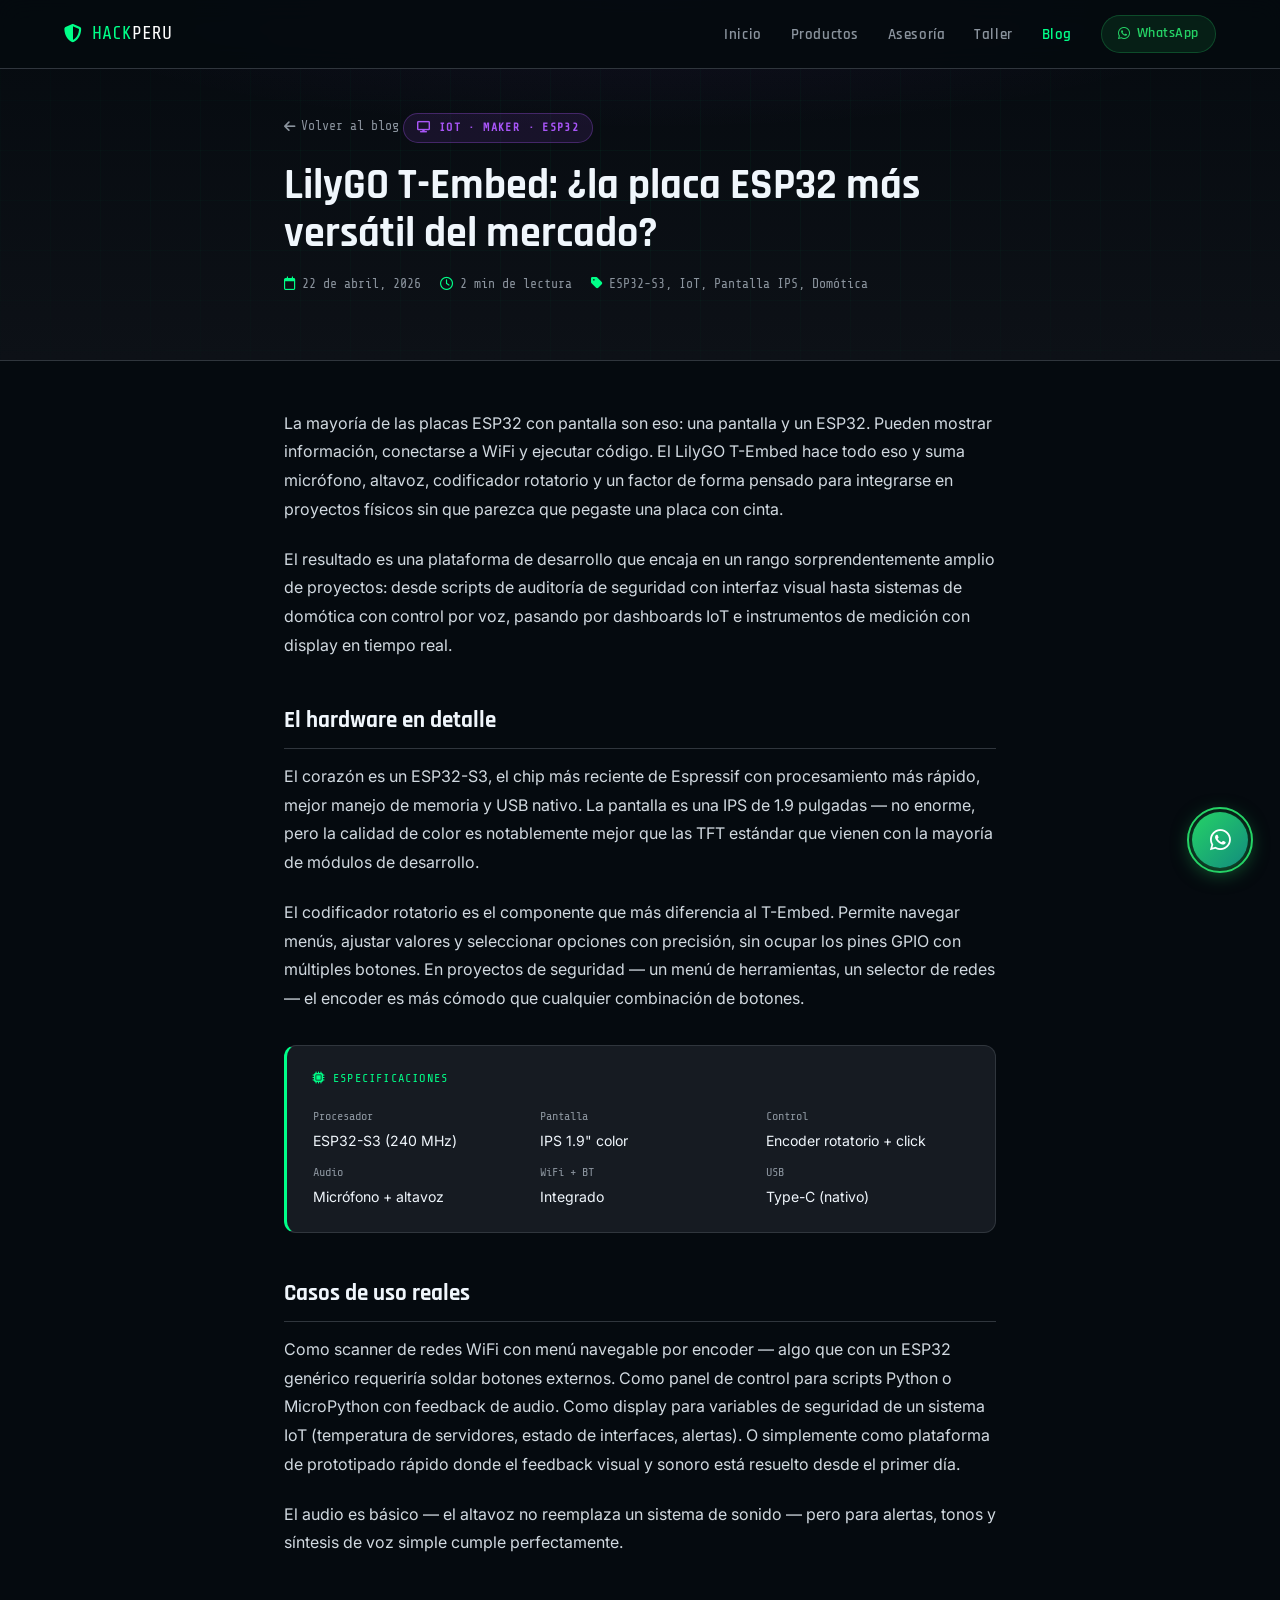
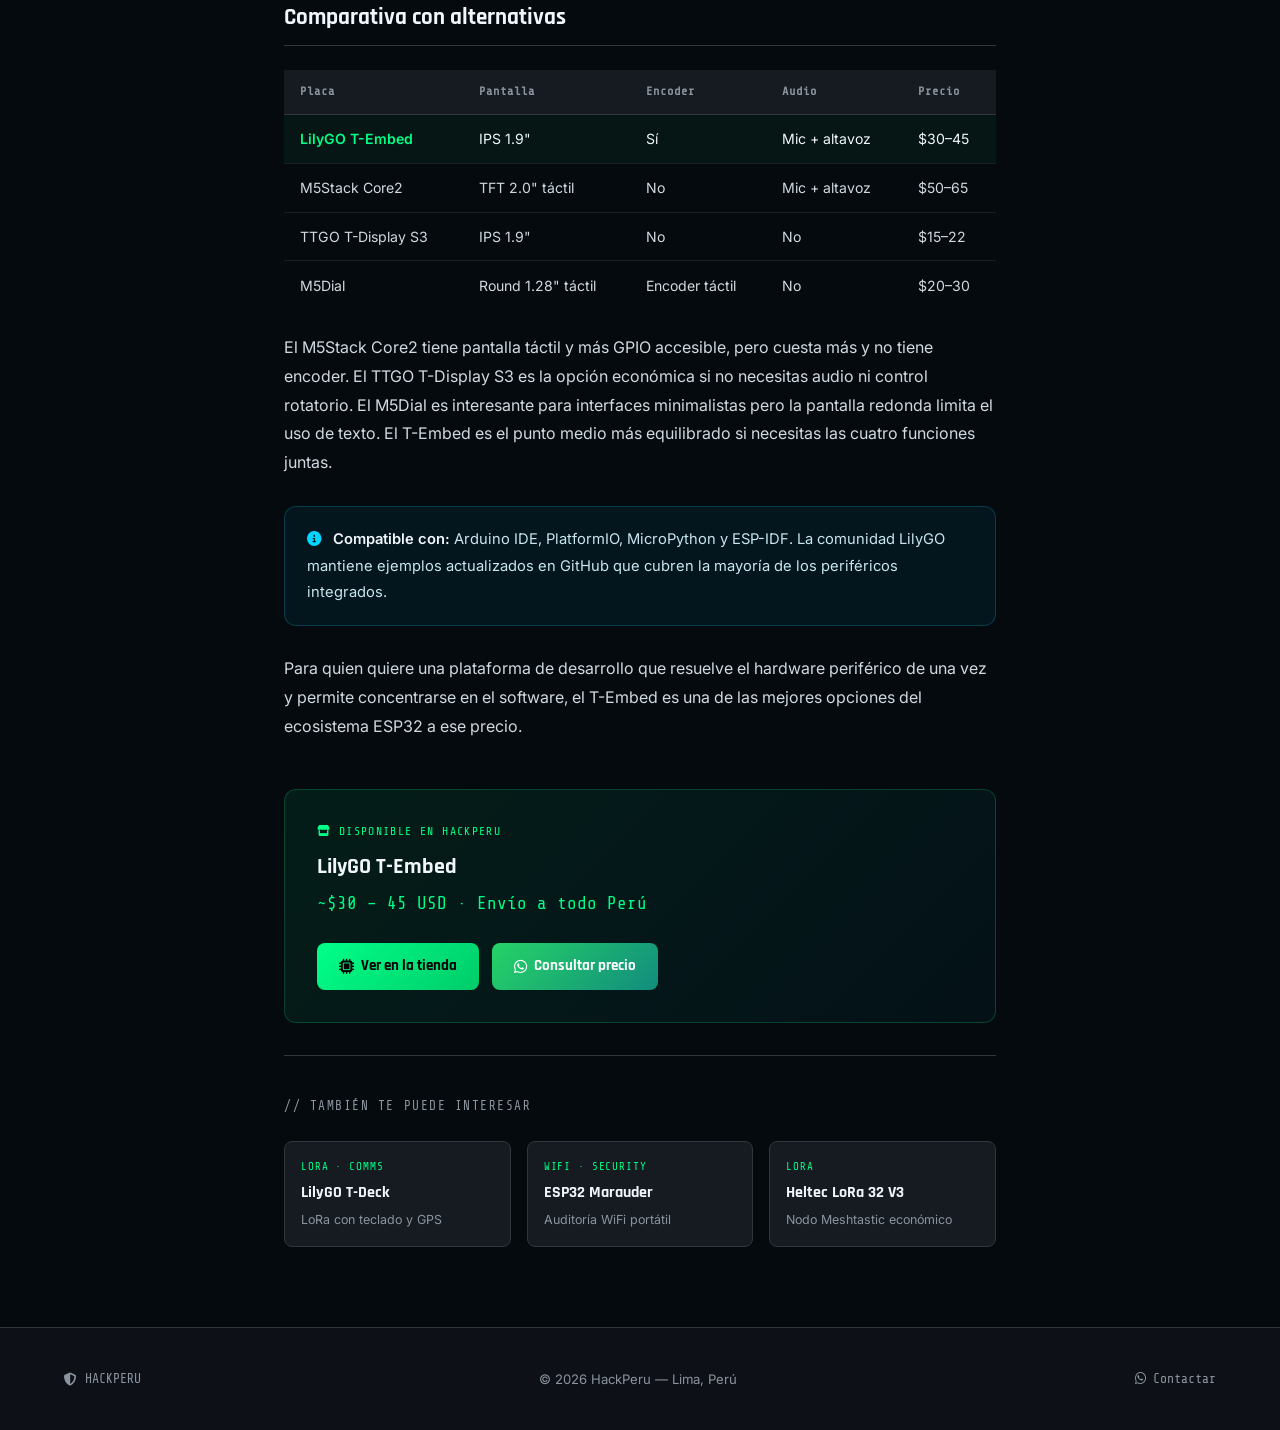
<file: blog/lilygo-t-embed.html>
<!DOCTYPE html>
<html lang="es">
<head>
  <meta charset="UTF-8" />
  <meta name="viewport" content="width=device-width, initial-scale=1.0" />
  <title>LilyGO T-Embed: la placa ESP32 más versátil — HackPeru Blog</title>
  <meta name="description" content="Review del LilyGO T-Embed. Pantalla IPS, codificador rotatorio, micrófono y altavoz. Comparativa con M5Stack y TTGO T-Display." />
  <link rel="preconnect" href="https://fonts.googleapis.com" />
  <link rel="preconnect" href="https://fonts.gstatic.com" crossorigin />
  <link href="https://fonts.googleapis.com/css2?family=Share+Tech+Mono&family=Rajdhani:wght@400;600;700&family=Inter:wght@300;400;600&display=swap" rel="stylesheet" />
  <link rel="stylesheet" href="https://cdnjs.cloudflare.com/ajax/libs/font-awesome/6.5.0/css/all.min.css" />
  <link rel="stylesheet" href="blog.css" />
</head>
<body>

<a id="wa-float" href="https://wa.me/51999999999?text=Hola%20HackPeru%20%F0%9F%91%8B%20Vi%20el%20artículo%20del%20LilyGO%20T-Embed%20y%20quiero%20información." target="_blank" rel="noopener">
  <span class="pulse"></span><i class="fa-brands fa-whatsapp"></i>
</a>

<nav id="navbar">
  <div class="nav-inner">
    <a href="../index.html" class="nav-logo"><i class="fa-solid fa-shield-halved"></i><span>HACK<span style="color:#fff">PERU</span></span></a>
    <ul class="nav-links">
      <li><a href="../index.html#inicio">Inicio</a></li>
      <li><a href="../index.html#productos">Productos</a></li>
      <li><a href="../index.html#servicios">Asesoría</a></li>
      <li><a href="../index.html#taller">Taller</a></li>
      <li><a href="index.html" class="active">Blog</a></li>
      <li><a href="https://wa.me/51999999999" target="_blank" rel="noopener" class="nav-wa"><i class="fa-brands fa-whatsapp"></i> WhatsApp</a></li>
    </ul>
    <button id="menu-toggle"><i class="fa-solid fa-bars"></i></button>
  </div>
  <div id="mobile-menu">
    <a href="../index.html">Inicio</a><a href="../index.html#productos">Productos</a>
    <a href="../index.html#taller">Taller</a><a href="index.html">Blog</a>
  </div>
</nav>

<header class="article-hero" style="background: radial-gradient(ellipse 80% 60% at 50% 0%, rgba(168,85,247,.07) 0%, transparent 60%), linear-gradient(180deg, var(--bg0) 0%, var(--bg1) 100%);">
  <div class="hero-inner">
    <a href="index.html" class="back-link"><i class="fa-solid fa-arrow-left"></i> Volver al blog</a>
    <span class="article-category cat-purple"><i class="fa-solid fa-display"></i> IoT · Maker · ESP32</span>
    <h1 class="article-title">LilyGO T-Embed: ¿la placa ESP32 más versátil del mercado?</h1>
    <div class="article-meta">
      <span><i class="fa-regular fa-calendar"></i> 22 de abril, 2026</span>
      <span><i class="fa-regular fa-clock"></i> 2 min de lectura</span>
      <span><i class="fa-solid fa-tag"></i> ESP32-S3, IoT, Pantalla IPS, Domótica</span>
    </div>
  </div>
</header>

<div class="article-wrap">
  <article class="article-body">

    <p>La mayoría de las placas ESP32 con pantalla son eso: una pantalla y un ESP32. Pueden mostrar información, conectarse a WiFi y ejecutar código. El LilyGO T-Embed hace todo eso y suma micrófono, altavoz, codificador rotatorio y un factor de forma pensado para integrarse en proyectos físicos sin que parezca que pegaste una placa con cinta.</p>

    <p>El resultado es una plataforma de desarrollo que encaja en un rango sorprendentemente amplio de proyectos: desde scripts de auditoría de seguridad con interfaz visual hasta sistemas de domótica con control por voz, pasando por dashboards IoT e instrumentos de medición con display en tiempo real.</p>

    <h2>El hardware en detalle</h2>

    <p>El corazón es un ESP32-S3, el chip más reciente de Espressif con procesamiento más rápido, mejor manejo de memoria y USB nativo. La pantalla es una IPS de 1.9 pulgadas — no enorme, pero la calidad de color es notablemente mejor que las TFT estándar que vienen con la mayoría de módulos de desarrollo.</p>

    <p>El codificador rotatorio es el componente que más diferencia al T-Embed. Permite navegar menús, ajustar valores y seleccionar opciones con precisión, sin ocupar los pines GPIO con múltiples botones. En proyectos de seguridad — un menú de herramientas, un selector de redes — el encoder es más cómodo que cualquier combinación de botones.</p>

    <div class="spec-box">
      <div class="spec-box-title"><i class="fa-solid fa-microchip"></i> Especificaciones</div>
      <div class="spec-grid">
        <div class="spec-item"><span class="spec-label">Procesador</span><span class="spec-val">ESP32-S3 (240 MHz)</span></div>
        <div class="spec-item"><span class="spec-label">Pantalla</span><span class="spec-val">IPS 1.9" color</span></div>
        <div class="spec-item"><span class="spec-label">Control</span><span class="spec-val">Encoder rotatorio + click</span></div>
        <div class="spec-item"><span class="spec-label">Audio</span><span class="spec-val">Micrófono + altavoz</span></div>
        <div class="spec-item"><span class="spec-label">WiFi + BT</span><span class="spec-val">Integrado</span></div>
        <div class="spec-item"><span class="spec-label">USB</span><span class="spec-val">Type-C (nativo)</span></div>
      </div>
    </div>

    <h2>Casos de uso reales</h2>

    <p>Como scanner de redes WiFi con menú navegable por encoder — algo que con un ESP32 genérico requeriría soldar botones externos. Como panel de control para scripts Python o MicroPython con feedback de audio. Como display para variables de seguridad de un sistema IoT (temperatura de servidores, estado de interfaces, alertas). O simplemente como plataforma de prototipado rápido donde el feedback visual y sonoro está resuelto desde el primer día.</p>

    <p>El audio es básico — el altavoz no reemplaza un sistema de sonido — pero para alertas, tonos y síntesis de voz simple cumple perfectamente.</p>

    <h2>Comparativa con alternativas</h2>

    <table class="comp-table">
      <thead>
        <tr><th>Placa</th><th>Pantalla</th><th>Encoder</th><th>Audio</th><th>Precio</th></tr>
      </thead>
      <tbody>
        <tr class="highlight">
          <td>LilyGO T-Embed</td>
          <td>IPS 1.9"</td>
          <td class="comp-check">Sí</td>
          <td class="comp-check">Mic + altavoz</td>
          <td>$30–45</td>
        </tr>
        <tr>
          <td>M5Stack Core2</td>
          <td>TFT 2.0" táctil</td>
          <td class="comp-x">No</td>
          <td class="comp-check">Mic + altavoz</td>
          <td>$50–65</td>
        </tr>
        <tr>
          <td>TTGO T-Display S3</td>
          <td>IPS 1.9"</td>
          <td class="comp-x">No</td>
          <td class="comp-x">No</td>
          <td>$15–22</td>
        </tr>
        <tr>
          <td>M5Dial</td>
          <td>Round 1.28" táctil</td>
          <td class="comp-check">Encoder táctil</td>
          <td class="comp-x">No</td>
          <td>$20–30</td>
        </tr>
      </tbody>
    </table>

    <p>El M5Stack Core2 tiene pantalla táctil y más GPIO accesible, pero cuesta más y no tiene encoder. El TTGO T-Display S3 es la opción económica si no necesitas audio ni control rotatorio. El M5Dial es interesante para interfaces minimalistas pero la pantalla redonda limita el uso de texto. El T-Embed es el punto medio más equilibrado si necesitas las cuatro funciones juntas.</p>

    <div class="callout">
      <i class="fa-solid fa-info-circle"></i>
      <strong>Compatible con:</strong> Arduino IDE, PlatformIO, MicroPython y ESP-IDF. La comunidad LilyGO mantiene ejemplos actualizados en GitHub que cubren la mayoría de los periféricos integrados.
    </div>

    <p>Para quien quiere una plataforma de desarrollo que resuelve el hardware periférico de una vez y permite concentrarse en el software, el T-Embed es una de las mejores opciones del ecosistema ESP32 a ese precio.</p>

  </article>

  <div class="product-cta">
    <div class="cta-info">
      <div class="cta-label"><i class="fa-solid fa-store"></i> Disponible en HackPeru</div>
      <div class="cta-product-name">LilyGO T-Embed</div>
      <div class="cta-price">~$30 – 45 USD · Envío a todo Perú</div>
    </div>
    <div class="cta-actions">
      <a href="../index.html#productos" class="btn-store"><i class="fa-solid fa-microchip"></i> Ver en la tienda</a>
      <a href="https://wa.me/51999999999?text=Hola%2C%20quiero%20el%20LilyGO%20T-Embed.%20Vi%20el%20artículo%20del%20blog." target="_blank" rel="noopener" class="btn-wa-cta"><i class="fa-brands fa-whatsapp"></i> Consultar precio</a>
    </div>
  </div>

  <div class="related-section">
    <p class="related-title">// También te puede interesar</p>
    <div class="related-grid">
      <a href="lilygo-t-deck.html" class="related-card">
        <div class="related-cat">LoRa · Comms</div>
        <h4>LilyGO T-Deck</h4>
        <p>LoRa con teclado y GPS</p>
      </a>
      <a href="esp32-marauder.html" class="related-card">
        <div class="related-cat">WiFi · Security</div>
        <h4>ESP32 Marauder</h4>
        <p>Auditoría WiFi portátil</p>
      </a>
      <a href="heltec-lora-32.html" class="related-card">
        <div class="related-cat">LoRa</div>
        <h4>Heltec LoRa 32 V3</h4>
        <p>Nodo Meshtastic económico</p>
      </a>
    </div>
  </div>
</div>

<footer>
  <div class="footer-mini">
    <a href="../index.html" class="footer-logo"><i class="fa-solid fa-shield-halved"></i> HACKPERU</a>
    <p>© 2026 HackPeru — Lima, Perú</p>
    <a href="https://wa.me/51999999999" target="_blank" rel="noopener"><i class="fa-brands fa-whatsapp"></i> Contactar</a>
  </div>
</footer>
<script>
  const t=document.getElementById('menu-toggle'),m=document.getElementById('mobile-menu');
  t.addEventListener('click',()=>{const o=m.style.display==='flex';m.style.display=o?'none':'flex';t.querySelector('i').className=o?'fa-solid fa-bars':'fa-solid fa-xmark';});
</script>
</body>
</html>
</file>
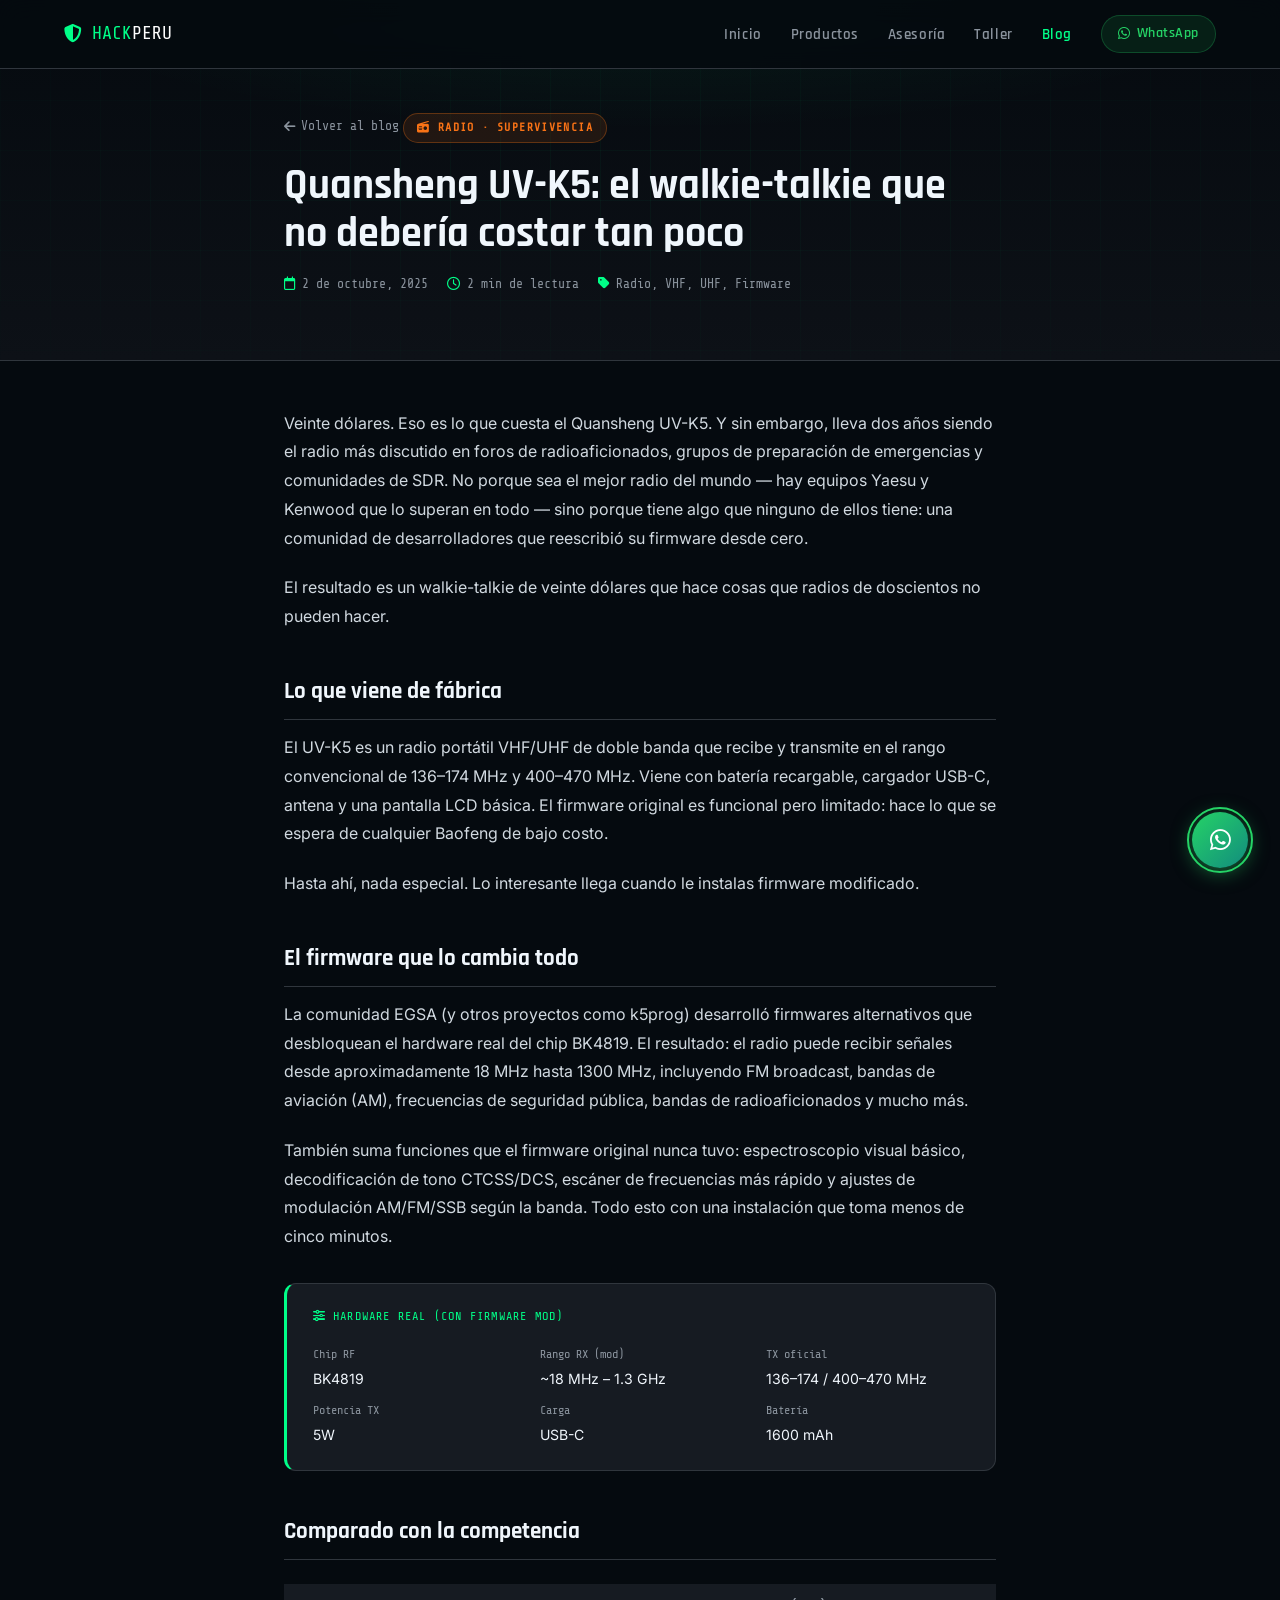
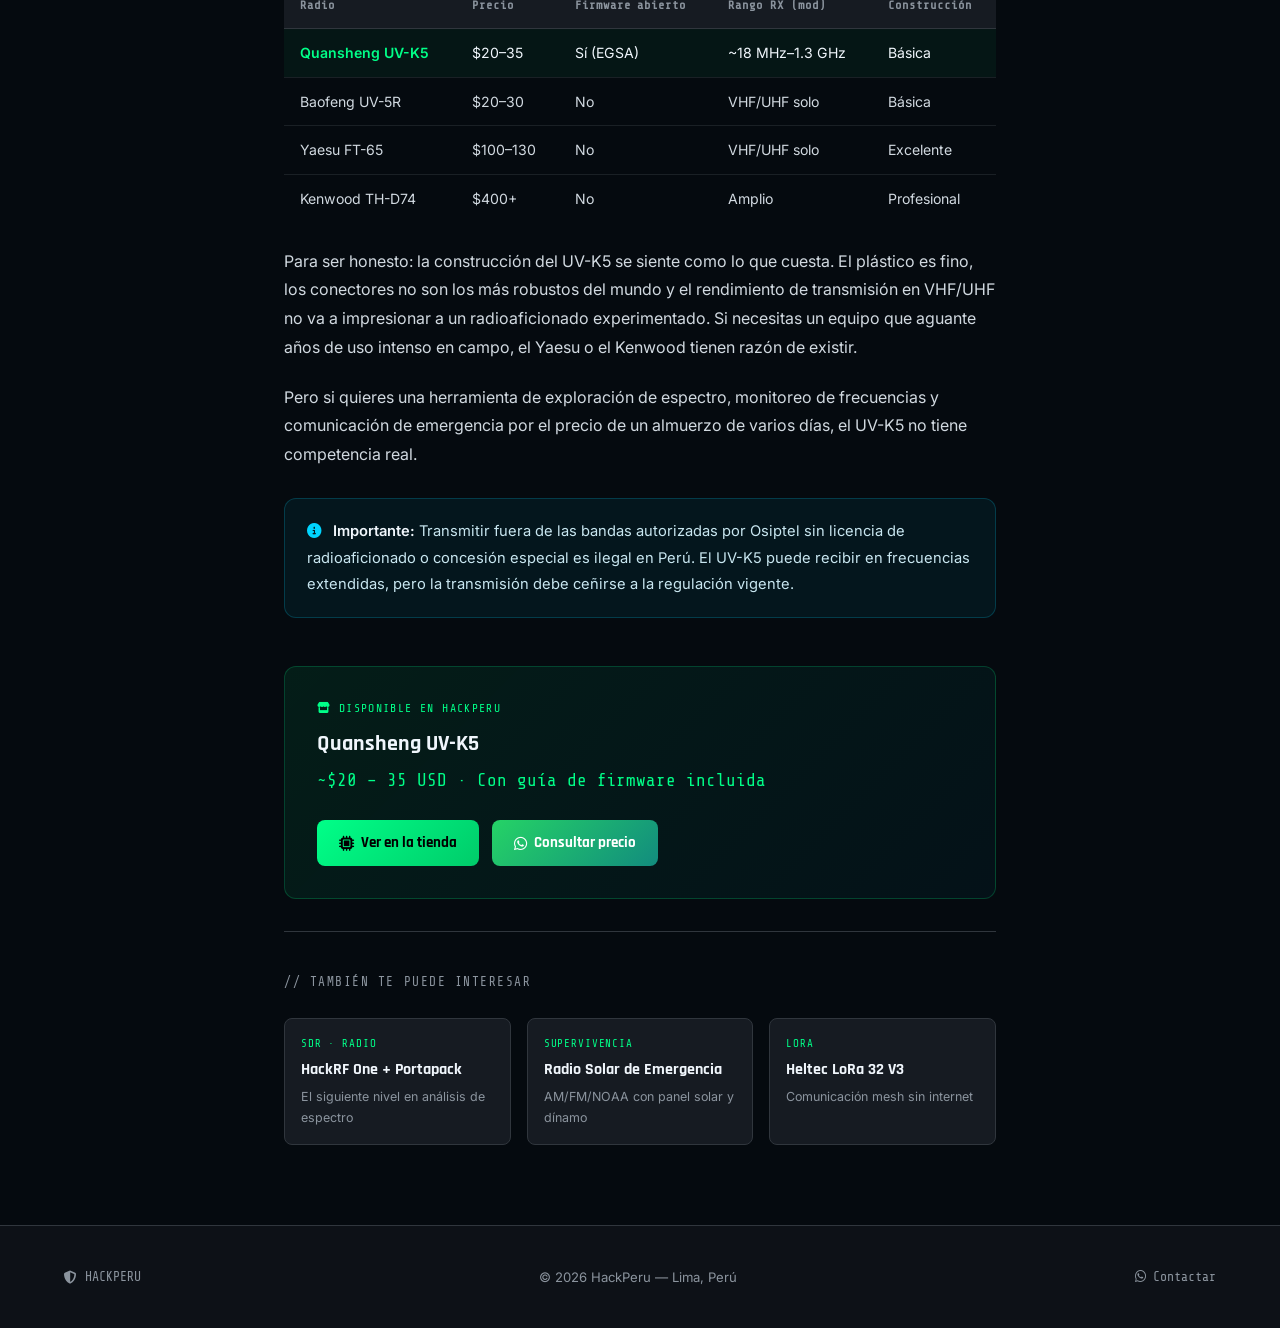
<file: blog/quansheng-uv-k5.html>
<!DOCTYPE html>
<html lang="es">
<head>
  <meta charset="UTF-8" />
  <meta name="viewport" content="width=device-width, initial-scale=1.0" />
  <title>Quansheng UV-K5: el walkie-talkie que no debería costar tan poco — HackPeru Blog</title>
  <meta name="description" content="Review del Quansheng UV-K5. Por qué este radio de $20 con firmware modificado supera a equipos diez veces más caros." />
  <link rel="preconnect" href="https://fonts.googleapis.com" />
  <link rel="preconnect" href="https://fonts.gstatic.com" crossorigin />
  <link href="https://fonts.googleapis.com/css2?family=Share+Tech+Mono&family=Rajdhani:wght@400;600;700&family=Inter:wght@300;400;600&display=swap" rel="stylesheet" />
  <link rel="stylesheet" href="https://cdnjs.cloudflare.com/ajax/libs/font-awesome/6.5.0/css/all.min.css" />
  <link rel="stylesheet" href="blog.css" />
</head>
<body>

<a id="wa-float" href="https://wa.me/51999999999?text=Hola%20HackPeru%20%F0%9F%91%8B%20Vi%20el%20artículo%20del%20Quansheng%20UV-K5%20y%20quiero%20información." target="_blank" rel="noopener">
  <span class="pulse"></span><i class="fa-brands fa-whatsapp"></i>
</a>

<nav id="navbar">
  <div class="nav-inner">
    <a href="../index.html" class="nav-logo"><i class="fa-solid fa-shield-halved"></i><span>HACK<span style="color:#fff">PERU</span></span></a>
    <ul class="nav-links">
      <li><a href="../index.html#inicio">Inicio</a></li>
      <li><a href="../index.html#productos">Productos</a></li>
      <li><a href="../index.html#servicios">Asesoría</a></li>
      <li><a href="../index.html#taller">Taller</a></li>
      <li><a href="index.html" class="active">Blog</a></li>
      <li><a href="https://wa.me/51999999999" target="_blank" rel="noopener" class="nav-wa"><i class="fa-brands fa-whatsapp"></i> WhatsApp</a></li>
    </ul>
    <button id="menu-toggle"><i class="fa-solid fa-bars"></i></button>
  </div>
  <div id="mobile-menu">
    <a href="../index.html">Inicio</a><a href="../index.html#productos">Productos</a>
    <a href="../index.html#taller">Taller</a><a href="index.html">Blog</a>
  </div>
</nav>

<header class="article-hero">
  <div class="hero-inner">
    <a href="index.html" class="back-link"><i class="fa-solid fa-arrow-left"></i> Volver al blog</a>
    <span class="article-category cat-orange"><i class="fa-solid fa-radio"></i> Radio · Supervivencia</span>
    <h1 class="article-title">Quansheng UV-K5: el walkie-talkie que no debería costar tan poco</h1>
    <div class="article-meta">
      <span><i class="fa-regular fa-calendar"></i> 2 de octubre, 2025</span>
      <span><i class="fa-regular fa-clock"></i> 2 min de lectura</span>
      <span><i class="fa-solid fa-tag"></i> Radio, VHF, UHF, Firmware</span>
    </div>
  </div>
</header>

<div class="article-wrap">
  <article class="article-body">

    <p>Veinte dólares. Eso es lo que cuesta el Quansheng UV-K5. Y sin embargo, lleva dos años siendo el radio más discutido en foros de radioaficionados, grupos de preparación de emergencias y comunidades de SDR. No porque sea el mejor radio del mundo — hay equipos Yaesu y Kenwood que lo superan en todo — sino porque tiene algo que ninguno de ellos tiene: una comunidad de desarrolladores que reescribió su firmware desde cero.</p>

    <p>El resultado es un walkie-talkie de veinte dólares que hace cosas que radios de doscientos no pueden hacer.</p>

    <h2>Lo que viene de fábrica</h2>

    <p>El UV-K5 es un radio portátil VHF/UHF de doble banda que recibe y transmite en el rango convencional de 136–174 MHz y 400–470 MHz. Viene con batería recargable, cargador USB-C, antena y una pantalla LCD básica. El firmware original es funcional pero limitado: hace lo que se espera de cualquier Baofeng de bajo costo.</p>

    <p>Hasta ahí, nada especial. Lo interesante llega cuando le instalas firmware modificado.</p>

    <h2>El firmware que lo cambia todo</h2>

    <p>La comunidad EGSA (y otros proyectos como k5prog) desarrolló firmwares alternativos que desbloquean el hardware real del chip BK4819. El resultado: el radio puede recibir señales desde aproximadamente 18 MHz hasta 1300 MHz, incluyendo FM broadcast, bandas de aviación (AM), frecuencias de seguridad pública, bandas de radioaficionados y mucho más.</p>

    <p>También suma funciones que el firmware original nunca tuvo: espectroscopio visual básico, decodificación de tono CTCSS/DCS, escáner de frecuencias más rápido y ajustes de modulación AM/FM/SSB según la banda. Todo esto con una instalación que toma menos de cinco minutos.</p>

    <div class="spec-box">
      <div class="spec-box-title"><i class="fa-solid fa-sliders"></i> Hardware real (con firmware mod)</div>
      <div class="spec-grid">
        <div class="spec-item"><span class="spec-label">Chip RF</span><span class="spec-val">BK4819</span></div>
        <div class="spec-item"><span class="spec-label">Rango RX (mod)</span><span class="spec-val">~18 MHz – 1.3 GHz</span></div>
        <div class="spec-item"><span class="spec-label">TX oficial</span><span class="spec-val">136–174 / 400–470 MHz</span></div>
        <div class="spec-item"><span class="spec-label">Potencia TX</span><span class="spec-val">5W</span></div>
        <div class="spec-item"><span class="spec-label">Carga</span><span class="spec-val">USB-C</span></div>
        <div class="spec-item"><span class="spec-label">Batería</span><span class="spec-val">1600 mAh</span></div>
      </div>
    </div>

    <h2>Comparado con la competencia</h2>

    <table class="comp-table">
      <thead>
        <tr><th>Radio</th><th>Precio</th><th>Firmware abierto</th><th>Rango RX (mod)</th><th>Construcción</th></tr>
      </thead>
      <tbody>
        <tr class="highlight">
          <td>Quansheng UV-K5</td>
          <td>$20–35</td>
          <td class="comp-check">Sí (EGSA)</td>
          <td class="comp-check">~18 MHz–1.3 GHz</td>
          <td class="comp-warn">Básica</td>
        </tr>
        <tr>
          <td>Baofeng UV-5R</td>
          <td>$20–30</td>
          <td class="comp-x">No</td>
          <td class="comp-x">VHF/UHF solo</td>
          <td class="comp-warn">Básica</td>
        </tr>
        <tr>
          <td>Yaesu FT-65</td>
          <td>$100–130</td>
          <td class="comp-x">No</td>
          <td class="comp-x">VHF/UHF solo</td>
          <td class="comp-check">Excelente</td>
        </tr>
        <tr>
          <td>Kenwood TH-D74</td>
          <td>$400+</td>
          <td class="comp-x">No</td>
          <td class="comp-check">Amplio</td>
          <td class="comp-check">Profesional</td>
        </tr>
      </tbody>
    </table>

    <p>Para ser honesto: la construcción del UV-K5 se siente como lo que cuesta. El plástico es fino, los conectores no son los más robustos del mundo y el rendimiento de transmisión en VHF/UHF no va a impresionar a un radioaficionado experimentado. Si necesitas un equipo que aguante años de uso intenso en campo, el Yaesu o el Kenwood tienen razón de existir.</p>

    <p>Pero si quieres una herramienta de exploración de espectro, monitoreo de frecuencias y comunicación de emergencia por el precio de un almuerzo de varios días, el UV-K5 no tiene competencia real.</p>

    <div class="callout">
      <i class="fa-solid fa-info-circle"></i>
      <strong>Importante:</strong> Transmitir fuera de las bandas autorizadas por Osiptel sin licencia de radioaficionado o concesión especial es ilegal en Perú. El UV-K5 puede recibir en frecuencias extendidas, pero la transmisión debe ceñirse a la regulación vigente.
    </div>

  </article>

  <div class="product-cta">
    <div class="cta-info">
      <div class="cta-label"><i class="fa-solid fa-store"></i> Disponible en HackPeru</div>
      <div class="cta-product-name">Quansheng UV-K5</div>
      <div class="cta-price">~$20 – 35 USD · Con guía de firmware incluida</div>
    </div>
    <div class="cta-actions">
      <a href="../index.html#productos" class="btn-store"><i class="fa-solid fa-microchip"></i> Ver en la tienda</a>
      <a href="https://wa.me/51999999999?text=Hola%2C%20quiero%20el%20Quansheng%20UV-K5.%20Vi%20el%20artículo%20del%20blog." target="_blank" rel="noopener" class="btn-wa-cta"><i class="fa-brands fa-whatsapp"></i> Consultar precio</a>
    </div>
  </div>

  <div class="related-section">
    <p class="related-title">// También te puede interesar</p>
    <div class="related-grid">
      <a href="hackrf-portapack.html" class="related-card">
        <div class="related-cat">SDR · Radio</div>
        <h4>HackRF One + Portapack</h4>
        <p>El siguiente nivel en análisis de espectro</p>
      </a>
      <a href="radio-solar.html" class="related-card">
        <div class="related-cat">Supervivencia</div>
        <h4>Radio Solar de Emergencia</h4>
        <p>AM/FM/NOAA con panel solar y dínamo</p>
      </a>
      <a href="heltec-lora-32.html" class="related-card">
        <div class="related-cat">LoRa</div>
        <h4>Heltec LoRa 32 V3</h4>
        <p>Comunicación mesh sin internet</p>
      </a>
    </div>
  </div>
</div>

<footer>
  <div class="footer-mini">
    <a href="../index.html" class="footer-logo"><i class="fa-solid fa-shield-halved"></i> HACKPERU</a>
    <p>© 2026 HackPeru — Lima, Perú</p>
    <a href="https://wa.me/51999999999" target="_blank" rel="noopener"><i class="fa-brands fa-whatsapp"></i> Contactar</a>
  </div>
</footer>

<script>
  const toggle = document.getElementById('menu-toggle');
  const mm = document.getElementById('mobile-menu');
  toggle.addEventListener('click', () => {
    const o = mm.style.display === 'flex';
    mm.style.display = o ? 'none' : 'flex';
    toggle.querySelector('i').className = o ? 'fa-solid fa-bars' : 'fa-solid fa-xmark';
  });
</script>
</body>
</html>
</file>
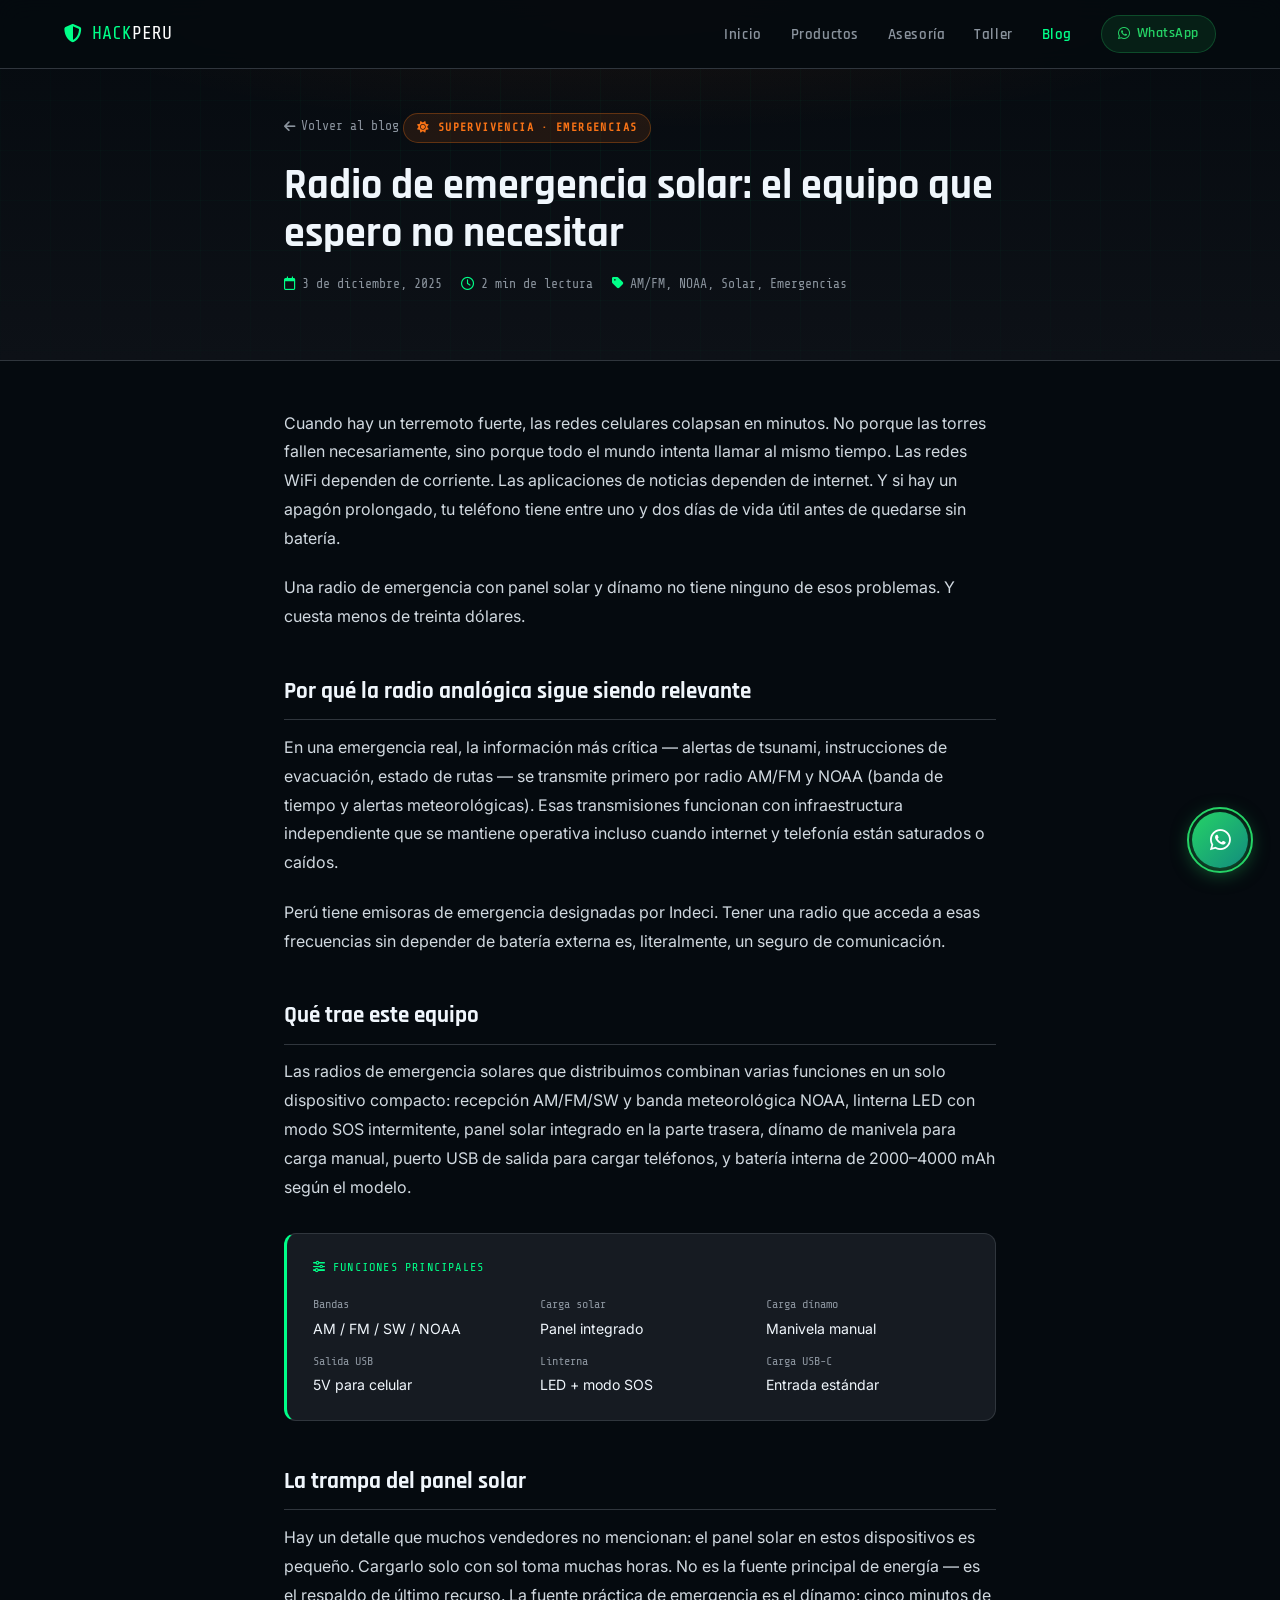
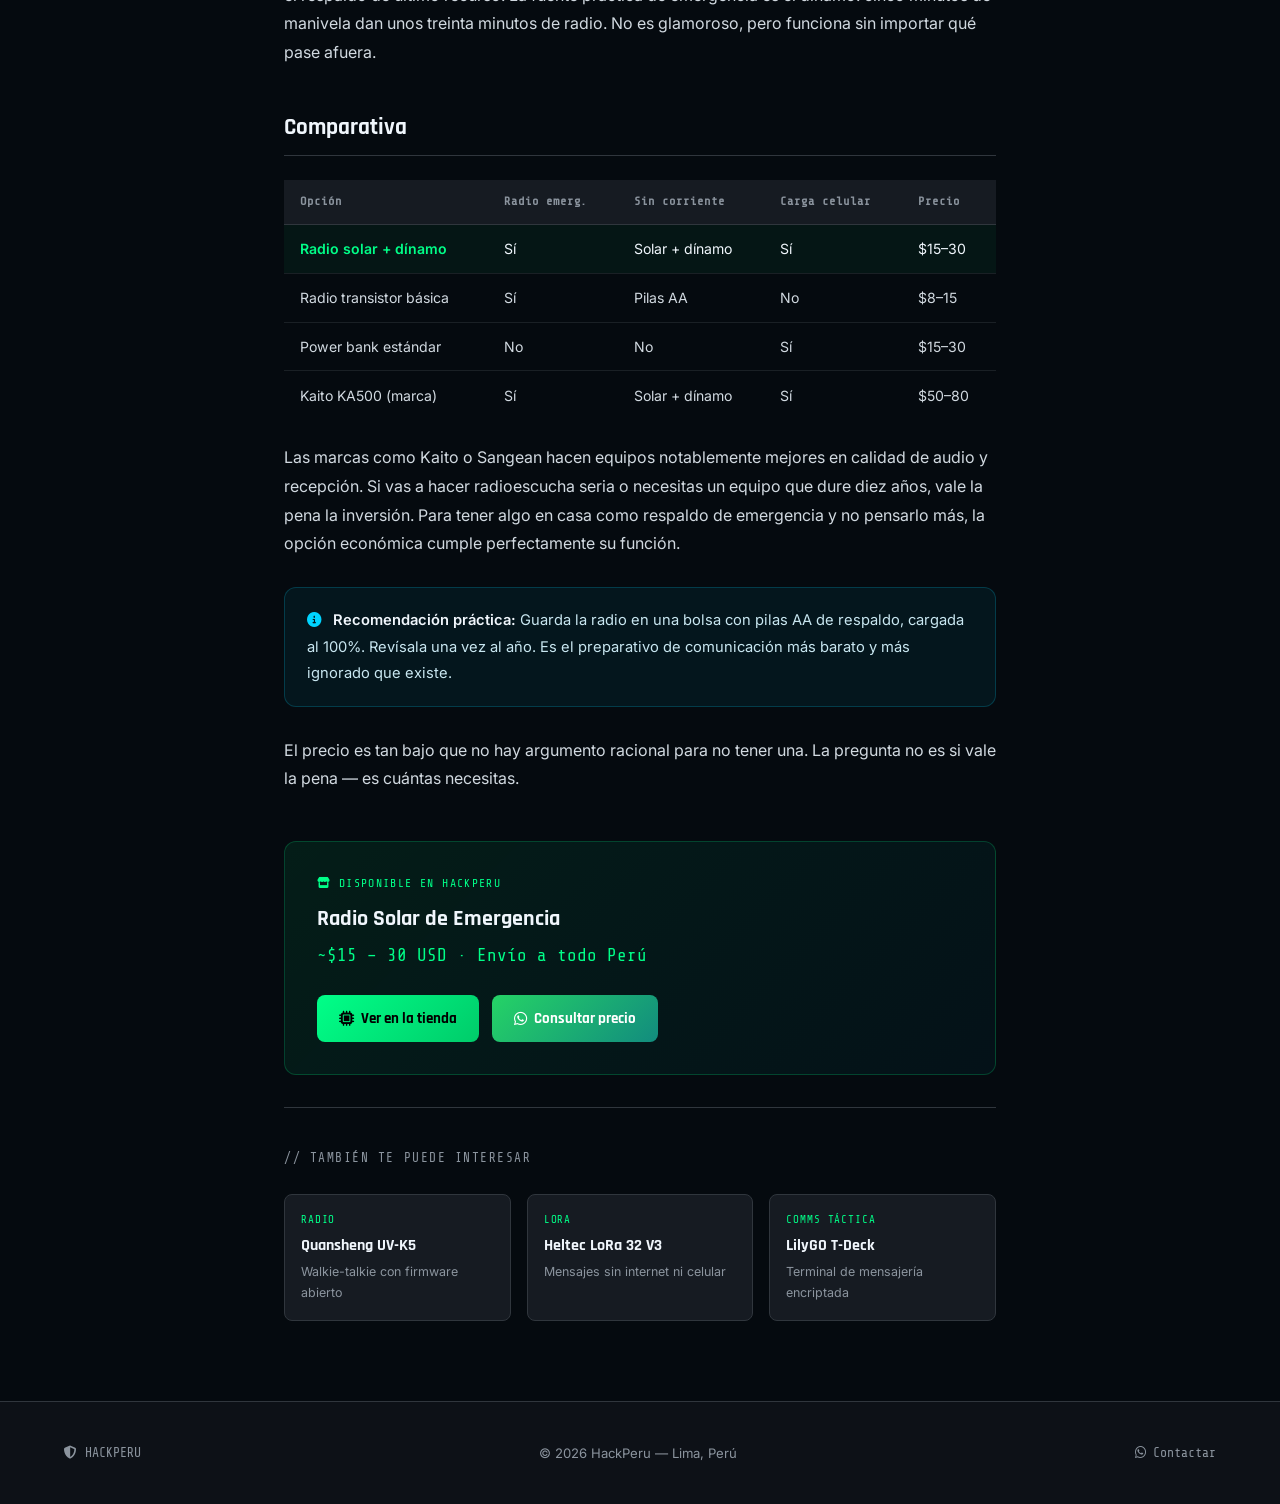
<file: blog/radio-solar.html>
<!DOCTYPE html>
<html lang="es">
<head>
  <meta charset="UTF-8" />
  <meta name="viewport" content="width=device-width, initial-scale=1.0" />
  <title>Radio de emergencia solar: el equipo que espero no necesitar — HackPeru Blog</title>
  <meta name="description" content="Por qué una radio de emergencia con panel solar, dínamo y powerbank es el preparativo más barato e ignorado que existe." />
  <link rel="preconnect" href="https://fonts.googleapis.com" />
  <link rel="preconnect" href="https://fonts.gstatic.com" crossorigin />
  <link href="https://fonts.googleapis.com/css2?family=Share+Tech+Mono&family=Rajdhani:wght@400;600;700&family=Inter:wght@300;400;600&display=swap" rel="stylesheet" />
  <link rel="stylesheet" href="https://cdnjs.cloudflare.com/ajax/libs/font-awesome/6.5.0/css/all.min.css" />
  <link rel="stylesheet" href="blog.css" />
</head>
<body>

<a id="wa-float" href="https://wa.me/51999999999?text=Hola%20HackPeru%20%F0%9F%91%8B%20Vi%20el%20artículo%20de%20la%20radio%20solar%20y%20quiero%20información." target="_blank" rel="noopener">
  <span class="pulse"></span><i class="fa-brands fa-whatsapp"></i>
</a>

<nav id="navbar">
  <div class="nav-inner">
    <a href="../index.html" class="nav-logo"><i class="fa-solid fa-shield-halved"></i><span>HACK<span style="color:#fff">PERU</span></span></a>
    <ul class="nav-links">
      <li><a href="../index.html#inicio">Inicio</a></li>
      <li><a href="../index.html#productos">Productos</a></li>
      <li><a href="../index.html#servicios">Asesoría</a></li>
      <li><a href="../index.html#taller">Taller</a></li>
      <li><a href="index.html" class="active">Blog</a></li>
      <li><a href="https://wa.me/51999999999" target="_blank" rel="noopener" class="nav-wa"><i class="fa-brands fa-whatsapp"></i> WhatsApp</a></li>
    </ul>
    <button id="menu-toggle"><i class="fa-solid fa-bars"></i></button>
  </div>
  <div id="mobile-menu">
    <a href="../index.html">Inicio</a><a href="../index.html#productos">Productos</a>
    <a href="../index.html#taller">Taller</a><a href="index.html">Blog</a>
  </div>
</nav>

<header class="article-hero" style="background: radial-gradient(ellipse 80% 60% at 50% 0%, rgba(249,115,22,.08) 0%, transparent 60%), linear-gradient(180deg, var(--bg0) 0%, var(--bg1) 100%);">
  <div class="hero-inner">
    <a href="index.html" class="back-link"><i class="fa-solid fa-arrow-left"></i> Volver al blog</a>
    <span class="article-category cat-orange"><i class="fa-solid fa-sun"></i> Supervivencia · Emergencias</span>
    <h1 class="article-title">Radio de emergencia solar: el equipo que espero no necesitar</h1>
    <div class="article-meta">
      <span><i class="fa-regular fa-calendar"></i> 3 de diciembre, 2025</span>
      <span><i class="fa-regular fa-clock"></i> 2 min de lectura</span>
      <span><i class="fa-solid fa-tag"></i> AM/FM, NOAA, Solar, Emergencias</span>
    </div>
  </div>
</header>

<div class="article-wrap">
  <article class="article-body">

    <p>Cuando hay un terremoto fuerte, las redes celulares colapsan en minutos. No porque las torres fallen necesariamente, sino porque todo el mundo intenta llamar al mismo tiempo. Las redes WiFi dependen de corriente. Las aplicaciones de noticias dependen de internet. Y si hay un apagón prolongado, tu teléfono tiene entre uno y dos días de vida útil antes de quedarse sin batería.</p>

    <p>Una radio de emergencia con panel solar y dínamo no tiene ninguno de esos problemas. Y cuesta menos de treinta dólares.</p>

    <h2>Por qué la radio analógica sigue siendo relevante</h2>

    <p>En una emergencia real, la información más crítica — alertas de tsunami, instrucciones de evacuación, estado de rutas — se transmite primero por radio AM/FM y NOAA (banda de tiempo y alertas meteorológicas). Esas transmisiones funcionan con infraestructura independiente que se mantiene operativa incluso cuando internet y telefonía están saturados o caídos.</p>

    <p>Perú tiene emisoras de emergencia designadas por Indeci. Tener una radio que acceda a esas frecuencias sin depender de batería externa es, literalmente, un seguro de comunicación.</p>

    <h2>Qué trae este equipo</h2>

    <p>Las radios de emergencia solares que distribuimos combinan varias funciones en un solo dispositivo compacto: recepción AM/FM/SW y banda meteorológica NOAA, linterna LED con modo SOS intermitente, panel solar integrado en la parte trasera, dínamo de manivela para carga manual, puerto USB de salida para cargar teléfonos, y batería interna de 2000–4000 mAh según el modelo.</p>

    <div class="spec-box">
      <div class="spec-box-title"><i class="fa-solid fa-sliders"></i> Funciones principales</div>
      <div class="spec-grid">
        <div class="spec-item"><span class="spec-label">Bandas</span><span class="spec-val">AM / FM / SW / NOAA</span></div>
        <div class="spec-item"><span class="spec-label">Carga solar</span><span class="spec-val">Panel integrado</span></div>
        <div class="spec-item"><span class="spec-label">Carga dínamo</span><span class="spec-val">Manivela manual</span></div>
        <div class="spec-item"><span class="spec-label">Salida USB</span><span class="spec-val">5V para celular</span></div>
        <div class="spec-item"><span class="spec-label">Linterna</span><span class="spec-val">LED + modo SOS</span></div>
        <div class="spec-item"><span class="spec-label">Carga USB-C</span><span class="spec-val">Entrada estándar</span></div>
      </div>
    </div>

    <h2>La trampa del panel solar</h2>

    <p>Hay un detalle que muchos vendedores no mencionan: el panel solar en estos dispositivos es pequeño. Cargarlo solo con sol toma muchas horas. No es la fuente principal de energía — es el respaldo de último recurso. La fuente práctica de emergencia es el dínamo: cinco minutos de manivela dan unos treinta minutos de radio. No es glamoroso, pero funciona sin importar qué pase afuera.</p>

    <h2>Comparativa</h2>

    <table class="comp-table">
      <thead>
        <tr><th>Opción</th><th>Radio emerg.</th><th>Sin corriente</th><th>Carga celular</th><th>Precio</th></tr>
      </thead>
      <tbody>
        <tr class="highlight">
          <td>Radio solar + dínamo</td>
          <td class="comp-check">Sí</td>
          <td class="comp-check">Solar + dínamo</td>
          <td class="comp-check">Sí</td>
          <td>$15–30</td>
        </tr>
        <tr>
          <td>Radio transistor básica</td>
          <td class="comp-check">Sí</td>
          <td class="comp-warn">Pilas AA</td>
          <td class="comp-x">No</td>
          <td>$8–15</td>
        </tr>
        <tr>
          <td>Power bank estándar</td>
          <td class="comp-x">No</td>
          <td class="comp-x">No</td>
          <td class="comp-check">Sí</td>
          <td>$15–30</td>
        </tr>
        <tr>
          <td>Kaito KA500 (marca)</td>
          <td class="comp-check">Sí</td>
          <td class="comp-check">Solar + dínamo</td>
          <td class="comp-check">Sí</td>
          <td>$50–80</td>
        </tr>
      </tbody>
    </table>

    <p>Las marcas como Kaito o Sangean hacen equipos notablemente mejores en calidad de audio y recepción. Si vas a hacer radioescucha seria o necesitas un equipo que dure diez años, vale la pena la inversión. Para tener algo en casa como respaldo de emergencia y no pensarlo más, la opción económica cumple perfectamente su función.</p>

    <div class="callout">
      <i class="fa-solid fa-info-circle"></i>
      <strong>Recomendación práctica:</strong> Guarda la radio en una bolsa con pilas AA de respaldo, cargada al 100%. Revísala una vez al año. Es el preparativo de comunicación más barato y más ignorado que existe.
    </div>

    <p>El precio es tan bajo que no hay argumento racional para no tener una. La pregunta no es si vale la pena — es cuántas necesitas.</p>

  </article>

  <div class="product-cta">
    <div class="cta-info">
      <div class="cta-label"><i class="fa-solid fa-store"></i> Disponible en HackPeru</div>
      <div class="cta-product-name">Radio Solar de Emergencia</div>
      <div class="cta-price">~$15 – 30 USD · Envío a todo Perú</div>
    </div>
    <div class="cta-actions">
      <a href="../index.html#productos" class="btn-store"><i class="fa-solid fa-microchip"></i> Ver en la tienda</a>
      <a href="https://wa.me/51999999999?text=Hola%2C%20quiero%20la%20Radio%20Solar%20de%20Emergencia.%20Vi%20el%20artículo%20del%20blog." target="_blank" rel="noopener" class="btn-wa-cta"><i class="fa-brands fa-whatsapp"></i> Consultar precio</a>
    </div>
  </div>

  <div class="related-section">
    <p class="related-title">// También te puede interesar</p>
    <div class="related-grid">
      <a href="quansheng-uv-k5.html" class="related-card">
        <div class="related-cat">Radio</div>
        <h4>Quansheng UV-K5</h4>
        <p>Walkie-talkie con firmware abierto</p>
      </a>
      <a href="heltec-lora-32.html" class="related-card">
        <div class="related-cat">LoRa</div>
        <h4>Heltec LoRa 32 V3</h4>
        <p>Mensajes sin internet ni celular</p>
      </a>
      <a href="lilygo-t-deck.html" class="related-card">
        <div class="related-cat">Comms táctica</div>
        <h4>LilyGO T-Deck</h4>
        <p>Terminal de mensajería encriptada</p>
      </a>
    </div>
  </div>
</div>

<footer>
  <div class="footer-mini">
    <a href="../index.html" class="footer-logo"><i class="fa-solid fa-shield-halved"></i> HACKPERU</a>
    <p>© 2026 HackPeru — Lima, Perú</p>
    <a href="https://wa.me/51999999999" target="_blank" rel="noopener"><i class="fa-brands fa-whatsapp"></i> Contactar</a>
  </div>
</footer>
<script>
  const t=document.getElementById('menu-toggle'),m=document.getElementById('mobile-menu');
  t.addEventListener('click',()=>{const o=m.style.display==='flex';m.style.display=o?'none':'flex';t.querySelector('i').className=o?'fa-solid fa-bars':'fa-solid fa-xmark';});
</script>
</body>
</html>
</file>
<file: blog/blog.css>
/* ─── Variables ─────────────────────────────────────────── */
:root {
  --bg0: #050a0f;
  --bg1: #0d1117;
  --bg2: #161b22;
  --bg3: #1c2333;
  --green:  #00ff88;
  --cyan:   #00d4ff;
  --purple: #a855f7;
  --orange: #f97316;
  --red:    #ef4444;
  --text:   #f0f6fc;
  --muted:  #8b949e;
  --border: #30363d;
  --radius: 12px;
}

/* ─── Reset ──────────────────────────────────────────────── */
*, *::before, *::after { box-sizing: border-box; margin: 0; padding: 0; }
html { scroll-behavior: smooth; }
body {
  font-family: 'Inter', sans-serif;
  background: var(--bg0);
  color: var(--text);
  line-height: 1.7;
  overflow-x: hidden;
}
a { color: inherit; text-decoration: none; }
img { max-width: 100%; display: block; }
ul { list-style: none; }
::-webkit-scrollbar { width: 6px; }
::-webkit-scrollbar-track { background: var(--bg1); }
::-webkit-scrollbar-thumb { background: var(--green); border-radius: 3px; }

/* ─── Typography ─────────────────────────────────────────── */
.mono { font-family: 'Share Tech Mono', monospace; }

/* ─── Navbar ─────────────────────────────────────────────── */
#navbar {
  position: fixed;
  top: 0; left: 0; right: 0;
  z-index: 900;
  background: rgba(5,10,15,.9);
  backdrop-filter: blur(12px);
  border-bottom: 1px solid var(--border);
}
.nav-inner {
  max-width: 1200px;
  margin: 0 auto;
  padding: 0 1.5rem;
  display: flex;
  align-items: center;
  justify-content: space-between;
  height: 68px;
}
.nav-logo {
  display: flex;
  align-items: center;
  gap: .6rem;
  font-family: 'Share Tech Mono', monospace;
  font-size: 1.15rem;
  color: var(--green);
}
.nav-links {
  display: flex;
  align-items: center;
  gap: 1.8rem;
}
.nav-links a {
  font-family: 'Rajdhani', sans-serif;
  font-weight: 600;
  font-size: .92rem;
  letter-spacing: .04em;
  color: var(--muted);
  transition: color .2s;
}
.nav-links a:hover, .nav-links a.active { color: var(--green); }
.nav-wa {
  display: flex;
  align-items: center;
  gap: .4rem;
  background: rgba(37,211,102,.1);
  border: 1px solid rgba(37,211,102,.25);
  color: #25d366 !important;
  padding: .4rem 1rem;
  border-radius: 999px;
  font-size: .85rem !important;
}
#menu-toggle {
  display: none;
  background: none;
  border: none;
  color: var(--text);
  font-size: 1.4rem;
  cursor: pointer;
}
#mobile-menu {
  display: none;
  flex-direction: column;
  background: var(--bg1);
  border-top: 1px solid var(--border);
  padding: 1rem 1.5rem;
}
#mobile-menu a {
  padding: .75rem 0;
  border-bottom: 1px solid var(--border);
  font-family: 'Rajdhani', sans-serif;
  font-weight: 600;
  color: var(--muted);
  transition: color .2s;
}
#mobile-menu a:last-child { border-bottom: none; }
#mobile-menu a:hover { color: var(--green); }

/* ─── Article Hero ───────────────────────────────────────── */
.article-hero {
  padding: 7rem 0 4rem;
  background:
    radial-gradient(ellipse 80% 60% at 50% 0%, rgba(0,255,136,.07) 0%, transparent 60%),
    linear-gradient(180deg, var(--bg0) 0%, var(--bg1) 100%);
  border-bottom: 1px solid var(--border);
  position: relative;
  overflow: hidden;
}
.article-hero::before {
  content: '';
  position: absolute;
  inset: 0;
  background-image:
    linear-gradient(rgba(0,255,136,.04) 1px, transparent 1px),
    linear-gradient(90deg, rgba(0,255,136,.04) 1px, transparent 1px);
  background-size: 50px 50px;
  mask-image: radial-gradient(ellipse 80% 80% at 50% 50%, black, transparent);
}
.hero-inner {
  max-width: 760px;
  margin: 0 auto;
  padding: 0 1.5rem;
  position: relative;
  z-index: 1;
}
.back-link {
  display: inline-flex;
  align-items: center;
  gap: .4rem;
  font-size: .82rem;
  color: var(--muted);
  margin-bottom: 1.5rem;
  font-family: 'Share Tech Mono', monospace;
  transition: color .2s;
}
.back-link:hover { color: var(--green); }
.article-category {
  display: inline-block;
  font-size: .72rem;
  font-weight: 700;
  letter-spacing: .12em;
  text-transform: uppercase;
  padding: .25rem .8rem;
  border-radius: 999px;
  margin-bottom: 1rem;
  font-family: 'Share Tech Mono', monospace;
}
.cat-green  { background: rgba(0,255,136,.1);  border: 1px solid rgba(0,255,136,.3);  color: var(--green); }
.cat-cyan   { background: rgba(0,212,255,.1);  border: 1px solid rgba(0,212,255,.3);  color: var(--cyan); }
.cat-purple { background: rgba(168,85,247,.1); border: 1px solid rgba(168,85,247,.3); color: var(--purple); }
.cat-orange { background: rgba(249,115,22,.1); border: 1px solid rgba(249,115,22,.3); color: var(--orange); }
.cat-red    { background: rgba(239,68,68,.1);  border: 1px solid rgba(239,68,68,.3);  color: var(--red); }

.article-title {
  font-family: 'Rajdhani', sans-serif;
  font-weight: 700;
  font-size: clamp(1.8rem, 4vw, 2.6rem);
  line-height: 1.15;
  margin-bottom: 1rem;
}
.article-meta {
  display: flex;
  align-items: center;
  gap: 1.2rem;
  flex-wrap: wrap;
  font-size: .82rem;
  color: var(--muted);
  font-family: 'Share Tech Mono', monospace;
}
.article-meta i { color: var(--green); }

/* ─── Article Body ───────────────────────────────────────── */
.article-wrap {
  max-width: 760px;
  margin: 0 auto;
  padding: 3rem 1.5rem 5rem;
}
.article-body { font-size: 1rem; line-height: 1.8; }
.article-body p { margin-bottom: 1.3rem; color: #d1d9e0; }
.article-body h2 {
  font-family: 'Rajdhani', sans-serif;
  font-size: 1.45rem;
  font-weight: 700;
  color: var(--text);
  margin: 2.5rem 0 .8rem;
  padding-bottom: .4rem;
  border-bottom: 1px solid var(--border);
}
.article-body h3 {
  font-family: 'Rajdhani', sans-serif;
  font-size: 1.15rem;
  color: var(--cyan);
  margin: 1.8rem 0 .6rem;
}
.article-body strong { color: var(--text); font-weight: 600; }
.article-body a { color: var(--cyan); text-decoration: underline; text-underline-offset: 3px; }
.article-body a:hover { color: var(--green); }

/* ─── Spec Box ───────────────────────────────────────────── */
.spec-box {
  background: var(--bg2);
  border: 1px solid var(--border);
  border-left: 3px solid var(--green);
  border-radius: var(--radius);
  padding: 1.4rem 1.6rem;
  margin: 2rem 0;
}
.spec-box-title {
  font-family: 'Share Tech Mono', monospace;
  font-size: .75rem;
  color: var(--green);
  letter-spacing: .1em;
  text-transform: uppercase;
  margin-bottom: 1rem;
}
.spec-grid {
  display: grid;
  grid-template-columns: repeat(auto-fill, minmax(180px, 1fr));
  gap: .6rem 1.5rem;
}
.spec-item { font-size: .88rem; }
.spec-label { color: var(--muted); font-size: .75rem; font-family: 'Share Tech Mono', monospace; display: block; }
.spec-val   { color: var(--text); }

/* ─── Comparison Table ───────────────────────────────────── */
.comp-table {
  width: 100%;
  border-collapse: collapse;
  margin: 1.5rem 0;
  font-size: .88rem;
}
.comp-table th {
  background: var(--bg2);
  padding: .7rem 1rem;
  text-align: left;
  font-family: 'Share Tech Mono', monospace;
  font-size: .75rem;
  letter-spacing: .08em;
  color: var(--muted);
  border-bottom: 1px solid var(--border);
}
.comp-table td {
  padding: .7rem 1rem;
  border-bottom: 1px solid rgba(48,54,61,.5);
  color: #d1d9e0;
}
.comp-table tr:last-child td { border-bottom: none; }
.comp-table tr.highlight td { background: rgba(0,255,136,.05); color: var(--text); }
.comp-table tr.highlight td:first-child { color: var(--green); font-weight: 600; }
.comp-check { color: var(--green); }
.comp-x     { color: var(--red); }
.comp-warn  { color: var(--orange); }

/* ─── Callout ────────────────────────────────────────────── */
.callout {
  background: rgba(0,212,255,.06);
  border: 1px solid rgba(0,212,255,.2);
  border-radius: var(--radius);
  padding: 1.2rem 1.4rem;
  margin: 1.8rem 0;
  font-size: .92rem;
  color: #c8e6f0;
}
.callout i { color: var(--cyan); margin-right: .4rem; }
.callout-warn {
  background: rgba(239,68,68,.06);
  border-color: rgba(239,68,68,.2);
  color: #f0c8c8;
}
.callout-warn i { color: var(--red); }

/* ─── Product CTA ────────────────────────────────────────── */
.product-cta {
  background: linear-gradient(135deg, rgba(0,255,136,.08), rgba(0,212,255,.04));
  border: 1px solid rgba(0,255,136,.2);
  border-radius: var(--radius);
  padding: 2rem;
  margin: 3rem 0 2rem;
  display: flex;
  align-items: center;
  justify-content: space-between;
  gap: 1.5rem;
  flex-wrap: wrap;
}
.cta-info {}
.cta-label {
  font-family: 'Share Tech Mono', monospace;
  font-size: .72rem;
  color: var(--green);
  letter-spacing: .12em;
  text-transform: uppercase;
  margin-bottom: .4rem;
}
.cta-product-name {
  font-family: 'Rajdhani', sans-serif;
  font-size: 1.4rem;
  font-weight: 700;
  margin-bottom: .2rem;
}
.cta-price {
  font-family: 'Share Tech Mono', monospace;
  font-size: 1.1rem;
  color: var(--green);
}
.cta-actions {
  display: flex;
  gap: .8rem;
  flex-wrap: wrap;
}
.btn-store {
  display: inline-flex;
  align-items: center;
  gap: .4rem;
  padding: .65rem 1.4rem;
  border-radius: 8px;
  font-family: 'Rajdhani', sans-serif;
  font-weight: 700;
  font-size: .95rem;
  background: linear-gradient(135deg, var(--green), #00cc6a);
  color: #000;
  transition: transform .2s, box-shadow .2s;
  cursor: pointer;
  border: none;
}
.btn-store:hover { transform: translateY(-2px); box-shadow: 0 8px 24px rgba(0,255,136,.3); }
.btn-wa-cta {
  display: inline-flex;
  align-items: center;
  gap: .4rem;
  padding: .65rem 1.4rem;
  border-radius: 8px;
  font-family: 'Rajdhani', sans-serif;
  font-weight: 700;
  font-size: .95rem;
  background: linear-gradient(135deg, #25d366, #128c7e);
  color: #fff;
  transition: transform .2s, box-shadow .2s;
}
.btn-wa-cta:hover { transform: translateY(-2px); box-shadow: 0 8px 24px rgba(37,211,102,.35); }

/* ─── Related Articles ───────────────────────────────────── */
.related-section {
  border-top: 1px solid var(--border);
  padding-top: 2.5rem;
  margin-top: 2rem;
}
.related-title {
  font-family: 'Share Tech Mono', monospace;
  font-size: .8rem;
  color: var(--muted);
  letter-spacing: .12em;
  text-transform: uppercase;
  margin-bottom: 1.5rem;
}
.related-grid {
  display: grid;
  grid-template-columns: repeat(auto-fill, minmax(200px, 1fr));
  gap: 1rem;
}
.related-card {
  background: var(--bg2);
  border: 1px solid var(--border);
  border-radius: 8px;
  padding: 1rem;
  transition: border-color .2s, transform .2s;
}
.related-card:hover { border-color: var(--green); transform: translateY(-3px); }
.related-cat {
  font-size: .68rem;
  font-family: 'Share Tech Mono', monospace;
  color: var(--green);
  letter-spacing: .08em;
  margin-bottom: .4rem;
  text-transform: uppercase;
}
.related-card h4 {
  font-family: 'Rajdhani', sans-serif;
  font-size: 1rem;
  margin-bottom: .3rem;
  line-height: 1.3;
}
.related-card p {
  font-size: .78rem;
  color: var(--muted);
  margin: 0;
}

/* ─── Blog Index Grid ────────────────────────────────────── */
.blog-index-hero {
  padding: 7rem 0 4rem;
  background:
    radial-gradient(ellipse 70% 50% at 50% 0%, rgba(0,255,136,.07), transparent 60%),
    var(--bg0);
  border-bottom: 1px solid var(--border);
}
.blog-index-hero h1 {
  font-family: 'Rajdhani', sans-serif;
  font-size: clamp(2rem, 4vw, 3rem);
  margin-bottom: .6rem;
}
.blog-index-hero p { color: var(--muted); max-width: 500px; }
.blog-grid {
  display: grid;
  grid-template-columns: repeat(auto-fill, minmax(320px, 1fr));
  gap: 1.5rem;
  padding: 4rem 0;
}
.blog-card {
  background: var(--bg2);
  border: 1px solid var(--border);
  border-radius: var(--radius);
  overflow: hidden;
  transition: transform .25s, border-color .25s;
  display: flex;
  flex-direction: column;
}
.blog-card:hover { transform: translateY(-5px); border-color: var(--green); }
.blog-card-thumb {
  height: 140px;
  display: flex;
  align-items: center;
  justify-content: center;
  font-size: 3.5rem;
  position: relative;
}
.blog-card-body {
  padding: 1.2rem;
  flex: 1;
  display: flex;
  flex-direction: column;
}
.blog-card-meta {
  font-size: .75rem;
  color: var(--muted);
  font-family: 'Share Tech Mono', monospace;
  margin-bottom: .6rem;
  display: flex;
  gap: 1rem;
}
.blog-card h3 {
  font-family: 'Rajdhani', sans-serif;
  font-size: 1.1rem;
  margin-bottom: .5rem;
  line-height: 1.3;
}
.blog-card p {
  font-size: .85rem;
  color: var(--muted);
  flex: 1;
  margin-bottom: 1rem;
}
.blog-card-link {
  font-size: .82rem;
  color: var(--green);
  font-family: 'Share Tech Mono', monospace;
  display: flex;
  align-items: center;
  gap: .3rem;
  transition: gap .2s;
}
.blog-card:hover .blog-card-link { gap: .6rem; }

/* ─── Footer ─────────────────────────────────────────────── */
footer {
  background: var(--bg1);
  border-top: 1px solid var(--border);
  padding: 2.5rem 0;
}
.footer-mini {
  max-width: 1200px;
  margin: 0 auto;
  padding: 0 1.5rem;
  display: flex;
  align-items: center;
  justify-content: space-between;
  flex-wrap: wrap;
  gap: 1rem;
}
.footer-logo {
  display: flex;
  align-items: center;
  gap: .5rem;
  font-family: 'Share Tech Mono', monospace;
  font-size: 1rem;
  color: var(--green);
}
.footer-mini p { font-size: .82rem; color: var(--muted); }
.footer-mini a {
  font-size: .82rem;
  color: var(--muted);
  transition: color .2s;
  font-family: 'Share Tech Mono', monospace;
}
.footer-mini a:hover { color: var(--green); }

/* ─── Floating WA ────────────────────────────────────────── */
#wa-float {
  position: fixed;
  bottom: 2rem;
  right: 2rem;
  z-index: 999;
  width: 56px;
  height: 56px;
  border-radius: 50%;
  background: linear-gradient(135deg, #25d366, #128c7e);
  display: flex;
  align-items: center;
  justify-content: center;
  font-size: 1.5rem;
  color: #fff;
  box-shadow: 0 4px 20px rgba(37,211,102,.5);
  transition: transform .2s;
}
#wa-float:hover { transform: scale(1.1); }
#wa-float .pulse {
  position: absolute;
  inset: -5px;
  border-radius: 50%;
  border: 2px solid #25d366;
  animation: pulse 2s infinite;
}
@keyframes pulse {
  0%   { transform: scale(1); opacity: .7; }
  100% { transform: scale(1.45); opacity: 0; }
}

/* ─── Responsive ─────────────────────────────────────────── */
@media (max-width: 640px) {
  .nav-links { display: none; }
  #menu-toggle { display: block; }
  .product-cta { flex-direction: column; }
  .comp-table { font-size: .78rem; }
  .comp-table th, .comp-table td { padding: .5rem .6rem; }
  .blog-grid { grid-template-columns: 1fr; }
  .spec-grid { grid-template-columns: 1fr 1fr; }
  .footer-mini { flex-direction: column; text-align: center; }
}
</file>
